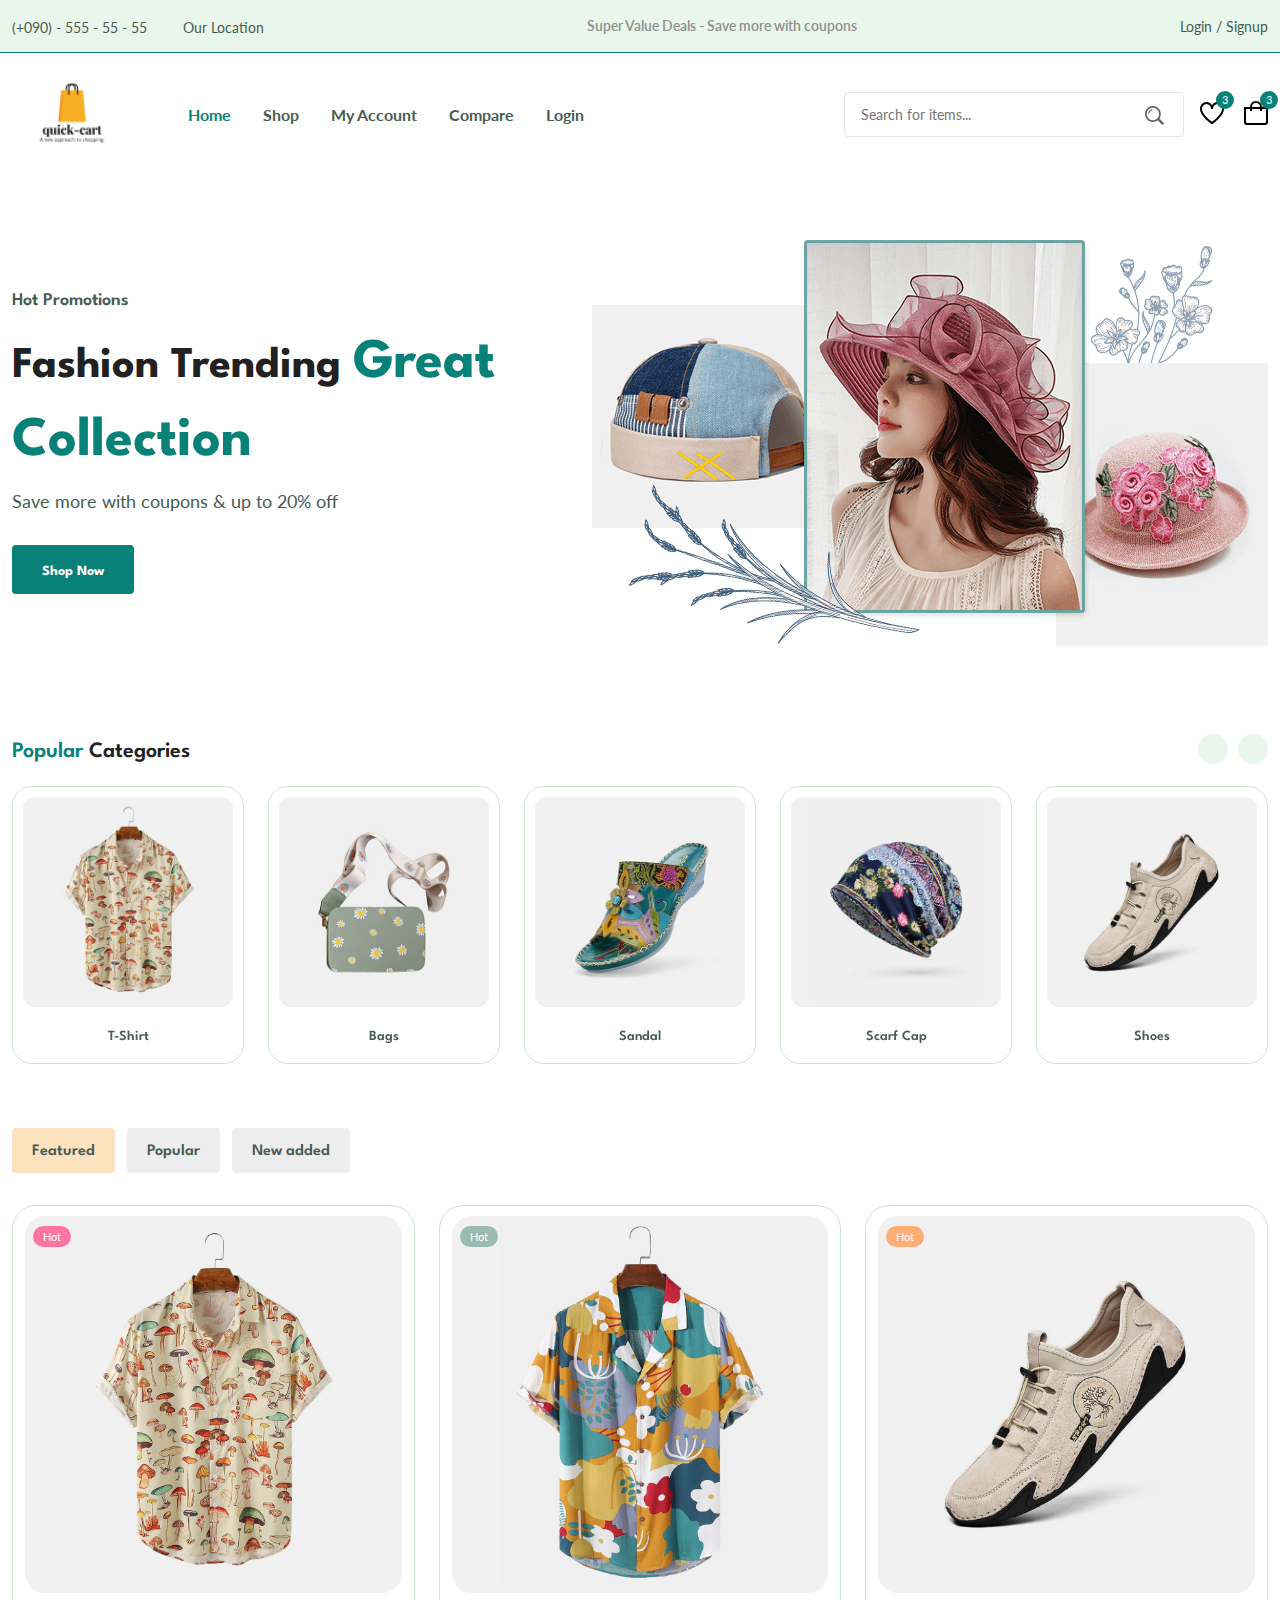
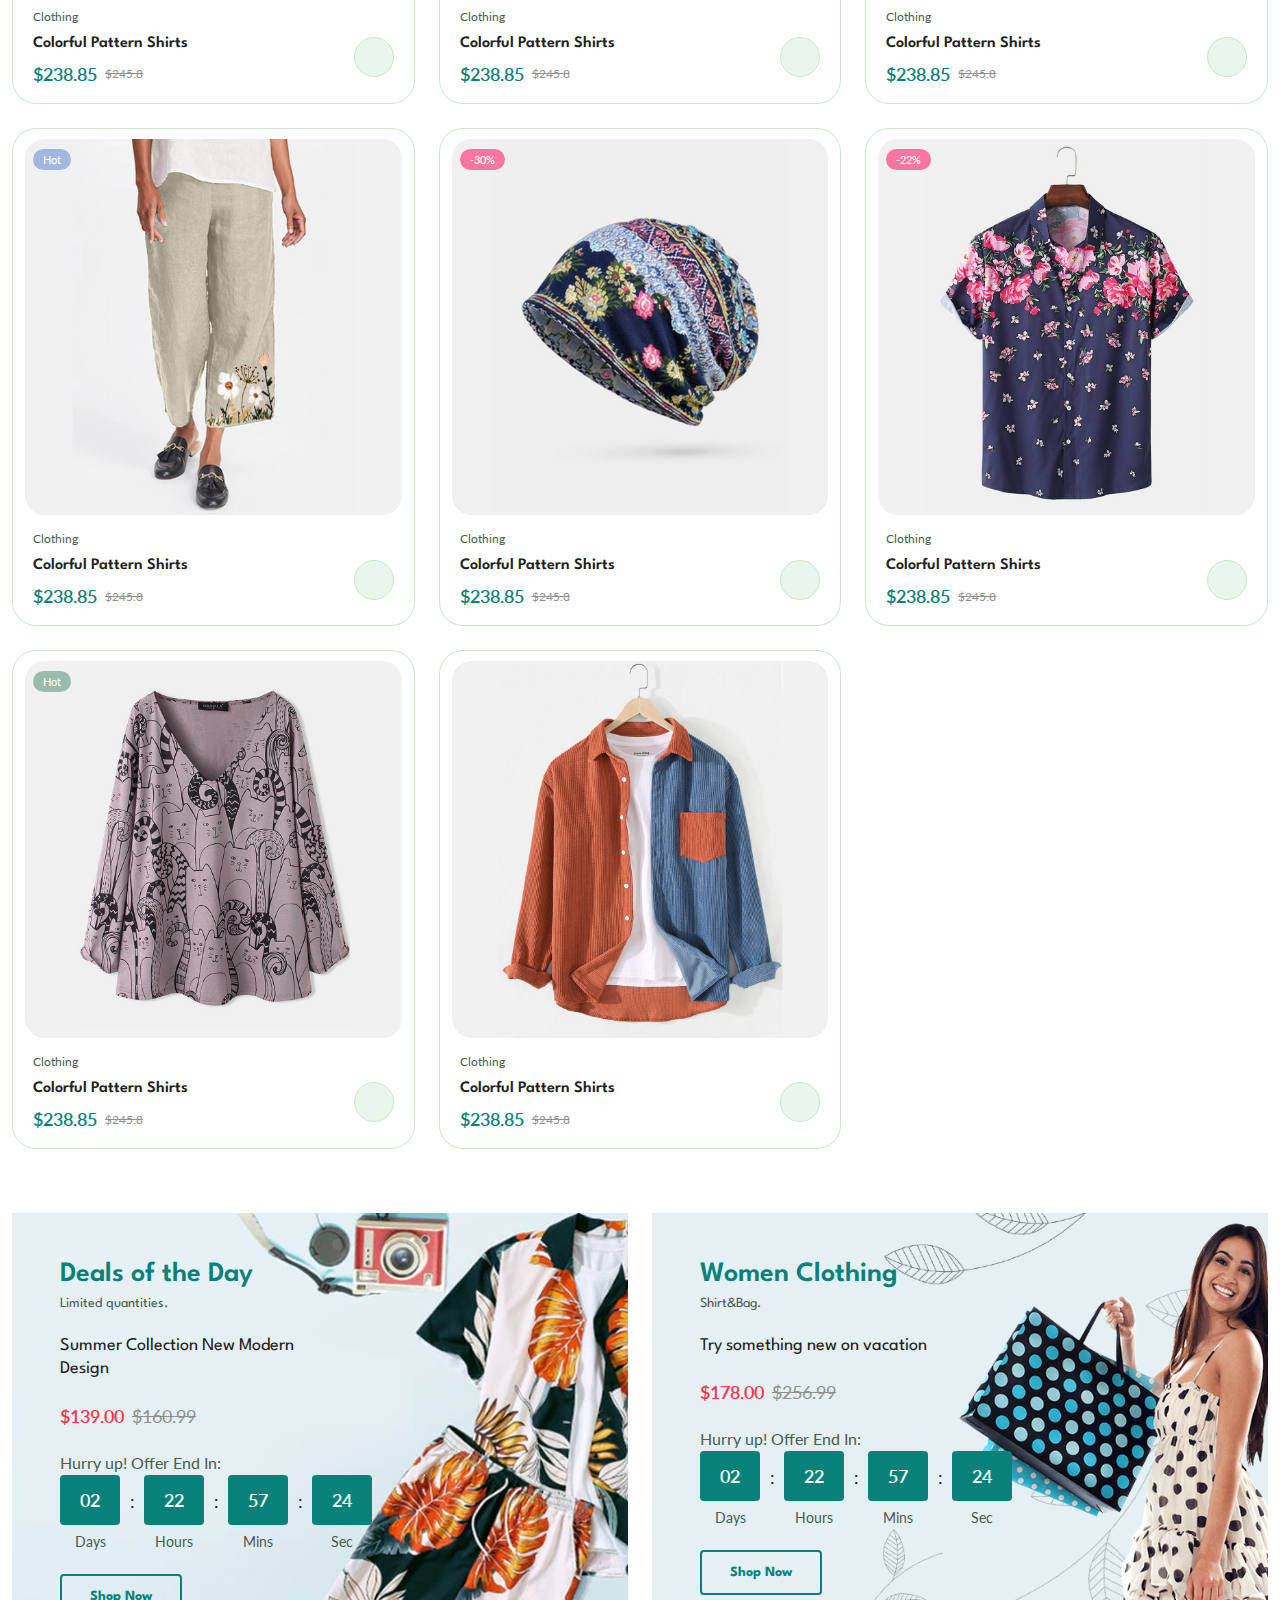
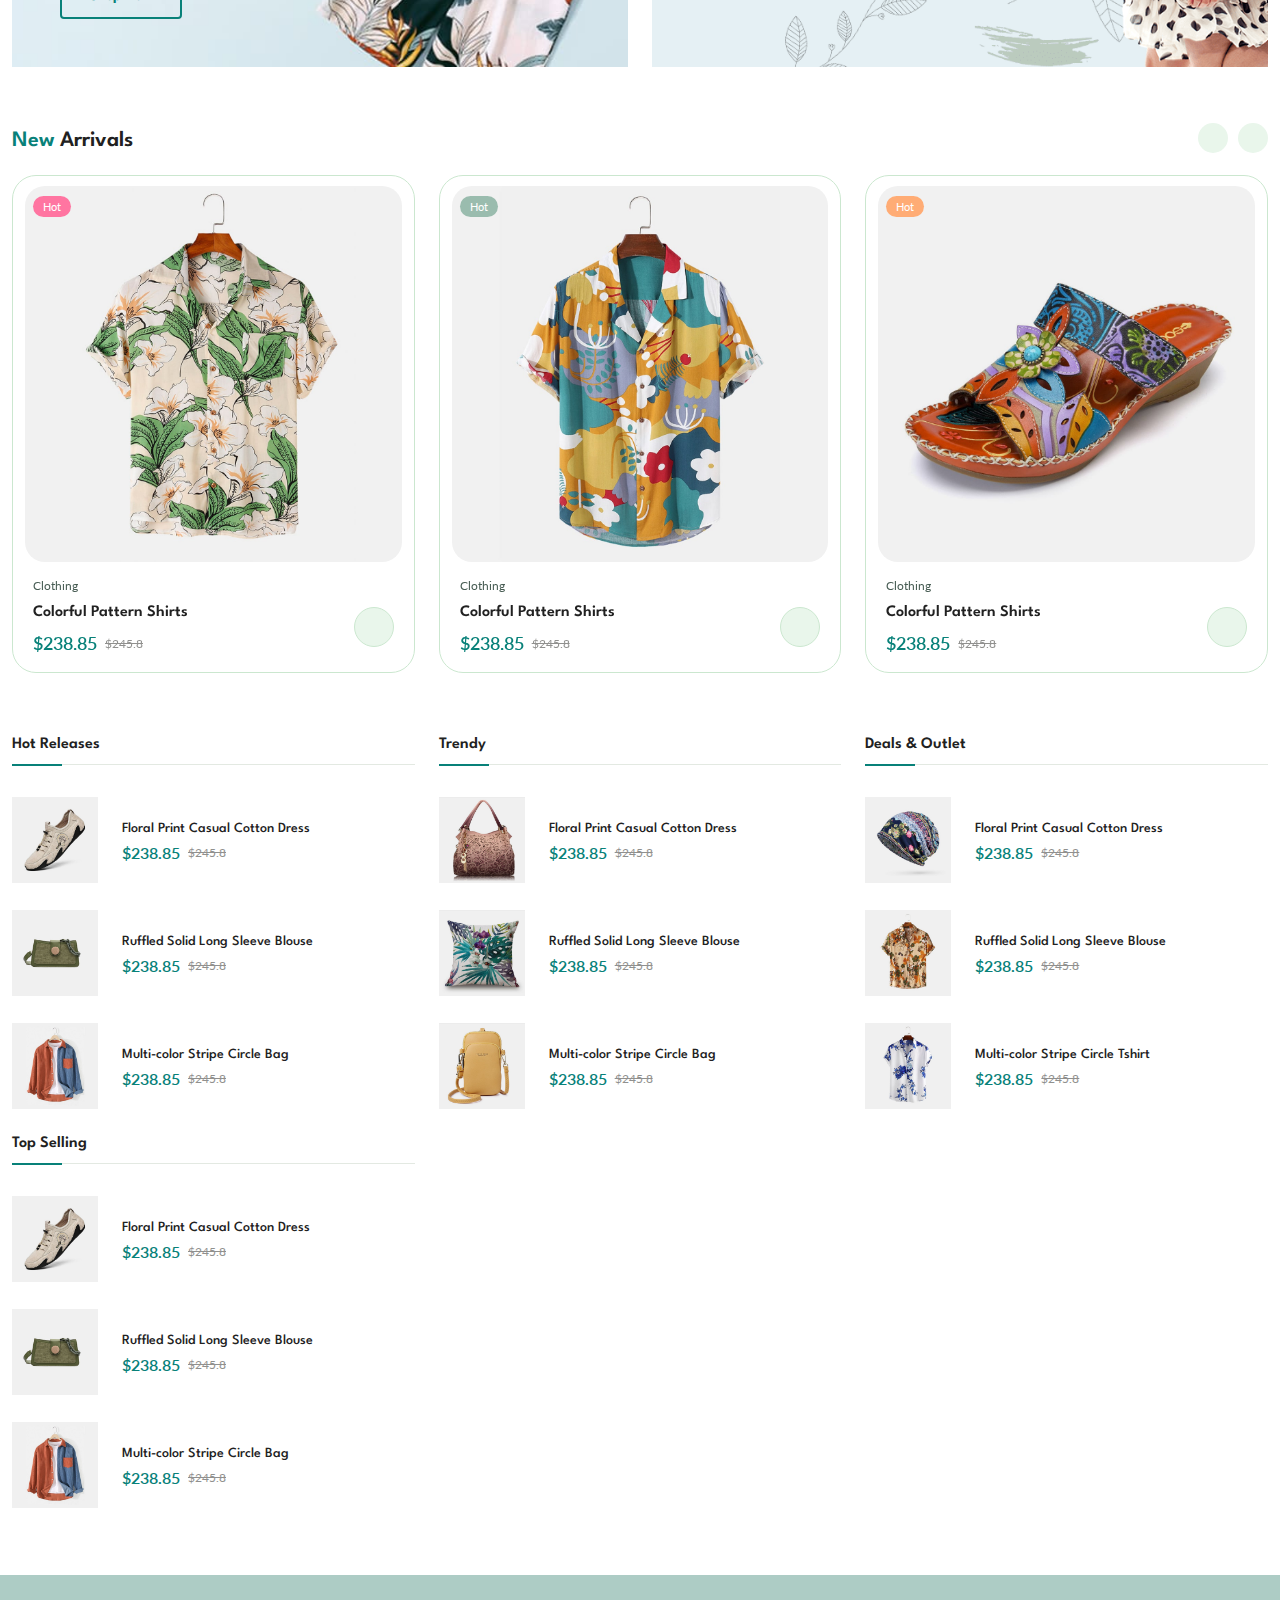
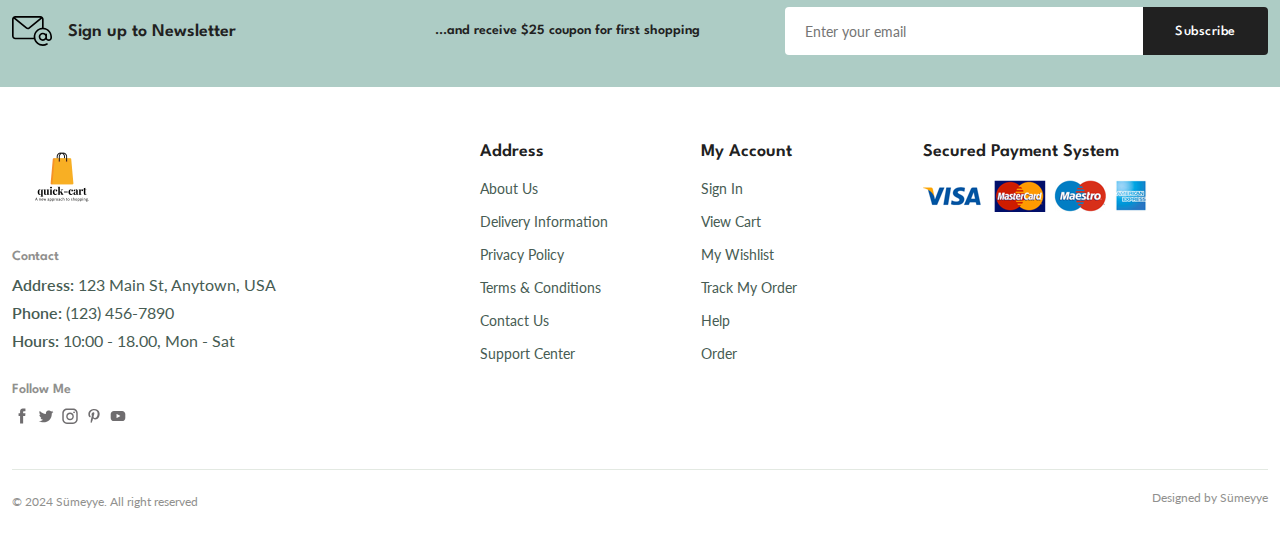
<file: index.html>
<!DOCTYPE html>
<html lang="en">
  <head>
    <meta charset="UTF-8" />
    <meta name="viewport" content="width=device-width, initial-scale=1.0" />

    <!--=============== FLATICON ===============-->
    <link rel='stylesheet' href='https://cdn-uicons.flaticon.com/2.6.0/uicons-regular-straight/css/uicons-regular-straight.css'>
    <!--=============== SWIPER CSS ===============-->
    <link  rel="stylesheet" href="https://cdn.jsdelivr.net/npm/swiper@11/swiper-bundle.min.css"/>

    <!--=============== CSS ===============-->
    <link rel="stylesheet" href="./assets/css/styles.css" />

    <title>Ecommerce Website</title>
  </head>
  <body>
    <!--=============== HEADER ===============-->
    <header class="header">
      <div class="header__top">
        <div class="header__container container" >
          <div class="header__contact">
            <span>(+090) - 555 - 55 - 55</span>
            <span>Our Location</span>
          </div>
          <p class="header__alert-news">
            Super Value Deals - Save more with coupons
          </p>
          <a href="login-register.html" class="header__top-action">
            Login / Signup
          </a>
        </div>

      </div>

      <nav class="nav container">
        <a href="index.html" class="nav__logo">
          <img src="assets/img/QUICK-CART.png" alt="" class="nav__logo-img">
        </a>
        <div class="nav__menu" id="nav-menu">
          <div class="nav__menu-top">
            <a href="index.html" class="nav__menu-logo">
              <img src="assets/img/QUICK-CART.png" alt="">
            </a>
            <div class="nav__close" id="nav-close">
              <i class="fi fi-rs-cross-small"></i>
            </div>
          </div>
          <ul class="nav__list">
            <li class="nav__item">
              <a href="index.html" class="nav__link active-link">Home</a>
            </li>

            <li class="nav__item">
              <a href="shop.html" class="nav__link">Shop</a>
            </li>

            <li class="nav__item">
              <a href="accounts.html" class="nav__link">My Account</a>
            </li>

            <li class="nav__item">
              <a href="compare.html" class="nav__link">Compare</a>
            </li>

            <li class="nav__item">
              <a href="login-register.html" class="nav__link">Login</a>
            </li>
          </ul>
          <div class="header__search">
            <input type="text" placeholder="Search for items..." class="form__input">
            <button class="search__btn">
              <img src="assets/img/search.png" alt="">
            </button>
            
          </div>          
        </div>
        <div class="header__user-actions">
          <a href="wishlist.html" class="header__action-btn">
            <img src="assets/img/icon-heart.svg" alt="">
            <span class="count">3</span>
          </a>
          <a href="cart.html" class="header__action-btn">
            <img src="assets/img/icon-cart.svg" alt="">
            <span class="count">3</span>
          </a>
          <div class="header__action-btn nav__toggle" id="nav-toggle">
            <img src="assets/img/menu-burger.svg" alt="">
          </div>
        </div>
      </nav>
    </header>

    <!--=============== MAIN ===============-->
    <main class="main">
      <!--=============== HOME ===============-->
      <section class="home section--lg">
        <div class="home__container container grid">
          <div class="home__content">
            <span class="home__subtitle">Hot Promotions</span>
            <h1 class="home__title">
              Fashion Trending  <span>Great Collection</span>
            </h1>
            <p class="home__description">
              Save more with coupons & up to 20% off
            </p>
            <a href="shop.html" class="btn">Shop Now</a>
          </div>
          <img src="assets/img/home-img.png" alt="" class="home__img">

        </div>
      </section>

      <!--=============== CATEGORIES ===============-->
      <section class="categories container section">
        <h3 class="section__title"><span>Popular</span> Categories</h3>
        <div class="categories__container swiper">
          <div class="swiper-wrapper">
            <a href="shop.html" class="category__item swiper-slide">
              <img src="assets/img/category-1.jpg" alt="" class="category_img">
              <h3 class="category__title">T-Shirt</h3>
            </a>
            <a href="shop.html" class="category__item swiper-slide">
              <img src="assets/img/category-2.jpg" alt="" class="category_img">
              <h3 class="category__title">Bags</h3>
            </a>
            <a href="shop.html" class="category__item swiper-slide">
              <img src="assets/img/category-3.jpg" alt="" class="category_img">
              <h3 class="category__title">Sandal</h3>
            </a>
            <a href="shop.html" class="category__item swiper-slide">
              <img src="assets/img/category-4.jpg" alt="" class="category_img">
              <h3 class="category__title">Scarf Cap</h3>
            </a>
            <a href="shop.html" class="category__item swiper-slide">
              <img src="assets/img/category-5.jpg" alt="" class="category_img">
              <h3 class="category__title">Shoes</h3>
            </a>
            <a href="shop.html" class="category__item swiper-slide">
              <img src="assets/img/category-6.jpg" alt="" class="category_img">
              <h3 class="category__title">Pillowcase</h3>
            </a>
            <a href="shop.html" class="category__item swiper-slide">
              <img src="assets/img/category-7.jpg" alt="" class="category_img">
              <h3 class="category__title">Jumpsuit</h3>
            </a>
            <a href="shop.html" class="category__item swiper-slide">
              <img src="assets/img/category-8.jpg" alt="" class="category_img">
              <h3 class="category__title">Hats</h3>
            </a>

          </div>
          <div class="swiper-button-next">
            <i class="fi fi-rs-angle-small-right"></i>
          </div>
          <div class="swiper-button-prev">
            <i class="fi fi-rs-angle-small-left"></i>
          </div>
        </div>
      </section>

      <!--=============== PRODUCTS ===============-->
      <section class="products section container">
        <div class="tab__btns">
          <span class="tab__btn active-tab" data-target="#featured">Featured</span>
          <span class="tab__btn" data-target="#popular">Popular</span>
          <span class="tab__btn" data-target="#new-added">New added</span>
        </div>
        <div class="tab__items">
          <div class="tab__item active-tab" content id="featured">
            <div class="products__container grid">
              <div class="product__item">
                <div class="product__banner">
                    <a href="details.html" class="product__images">
                      <img src="assets/img/product-1-1.jpg" alt="" class="product__img default">
                      <img src="assets/img/product-1-2.jpg" alt="" class="product__img hover">
                    </a> 
                    
                    <div class="product__actions">
                      <a href="#" class="action__btn" aria-label="Quick View">
                        <i class="fi fi-rs-eye"></i>
                      </a>

                      <a href="#" class="action__btn" aria-label="Add to Wishlist">
                        <i class="fi fi-rs-heart"></i>
                      </a>

                      <a href="#" class="action__btn" aria-label="Compare">
                        <i class="fi fi-rs-shuffle"></i>
                      </a>
                    </div>

                    <div class="product__badge light-pink">Hot</div>
                </div>
                <div class="product__content">
                  <span class="product__category">Clothing</span>
                  <a href="details.html">
                    <h3 class="product__title">Colorful Pattern Shirts</h3>
                  </a>
                  <div class="product__rating">
                    <i class="fi fi-rs-star"></i>
                    <i class="fi fi-rs-star"></i>
                    <i class="fi fi-rs-star"></i>
                    <i class="fi fi-rs-star"></i>
                    <i class="fi fi-rs-star"></i>
                  </div>
                  <div class="product__price flex">
                    <span class="new__price">$238.85</span>
                    <span class="old__price">$245.8</span>
                  </div>
                  <a href="#" class="action__btn cart__btn" aria-label="Add To Cart">
                    <i class="fi fi-rs-shopping-bag-add"></i>
                  </a>
                </div>
              </div>
              <div class="product__item">
                <div class="product__banner">
                    <a href="details.html" class="product__images">
                      <img src="assets/img/product-2-1.jpg" alt="" class="product__img default">
                      <img src="assets/img/product-2-2.jpg" alt="" class="product__img hover">
                    </a> 
                    
                    <div class="product__actions">
                      <a href="#" class="action__btn" aria-label="Quick View">
                        <i class="fi fi-rs-eye"></i>
                      </a>

                      <a href="#" class="action__btn" aria-label="Add to Wishlist">
                        <i class="fi fi-rs-heart"></i>
                      </a>

                      <a href="#" class="action__btn" aria-label="Compare">
                        <i class="fi fi-rs-shuffle"></i>
                      </a>
                    </div>

                    <div class="product__badge light-green">Hot</div>                </div>
                <div class="product__content">
                  <span class="product__category">Clothing</span>
                  <a href="details.html">
                    <h3 class="product__title">Colorful Pattern Shirts</h3>
                  </a>
                  <div class="product__rating">
                    <i class="fi fi-rs-star"></i>
                    <i class="fi fi-rs-star"></i>
                    <i class="fi fi-rs-star"></i>
                    <i class="fi fi-rs-star"></i>
                    <i class="fi fi-rs-star"></i>
                  </div>
                  <div class="product__price flex">
                    <span class="new__price">$238.85</span>
                    <span class="old__price">$245.8</span>
                  </div>
                  <a href="#" class="action__btn cart__btn" aria-label="Add To Cart">
                    <i class="fi fi-rs-shopping-bag-add"></i>
                  </a>
                </div>
              </div>
              <div class="product__item">
                <div class="product__banner">
                    <a href="details.html" class="product__images">
                      <img src="assets/img/product-3-1.jpg" alt="" class="product__img default">
                      <img src="assets/img/product-3-2.jpg" alt="" class="product__img hover">
                    </a> 
                    
                    <div class="product__actions">
                      <a href="#" class="action__btn" aria-label="Quick View">
                        <i class="fi fi-rs-eye"></i>
                      </a>

                      <a href="#" class="action__btn" aria-label="Add to Wishlist">
                        <i class="fi fi-rs-heart"></i>
                      </a>

                      <a href="#" class="action__btn" aria-label="Compare">
                        <i class="fi fi-rs-shuffle"></i>
                      </a>
                    </div>

                    <div class="product__badge light-orange">Hot</div>              
                </div>
                <div class="product__content">
                  <span class="product__category">Clothing</span>
                  <a href="details.html">
                    <h3 class="product__title">Colorful Pattern Shirts</h3>
                  </a>
                  <div class="product__rating">
                    <i class="fi fi-rs-star"></i>
                    <i class="fi fi-rs-star"></i>
                    <i class="fi fi-rs-star"></i>
                    <i class="fi fi-rs-star"></i>
                    <i class="fi fi-rs-star"></i>
                  </div>
                  <div class="product__price flex">
                    <span class="new__price">$238.85</span>
                    <span class="old__price">$245.8</span>
                  </div>
                  <a href="#" class="action__btn cart__btn" aria-label="Add To Cart">
                    <i class="fi fi-rs-shopping-bag-add"></i>
                  </a>
                </div>
              </div>
              <div class="product__item">
                <div class="product__banner">
                    <a href="details.html" class="product__images">
                      <img src="assets/img/product-4-1.jpg" alt="" class="product__img default">
                      <img src="assets/img/product-4-2.jpg" alt="" class="product__img hover">
                    </a> 
                    
                    <div class="product__actions">
                      <a href="#" class="action__btn" aria-label="Quick View">
                        <i class="fi fi-rs-eye"></i>
                      </a>

                      <a href="#" class="action__btn" aria-label="Add to Wishlist">
                        <i class="fi fi-rs-heart"></i>
                      </a>

                      <a href="#" class="action__btn" aria-label="Compare">
                        <i class="fi fi-rs-shuffle"></i>
                      </a>
                    </div>

                    <div class="product__badge light-blue">Hot</div>
                </div>
                <div class="product__content">
                  <span class="product__category">Clothing</span>
                  <a href="details.html">
                    <h3 class="product__title">Colorful Pattern Shirts</h3>
                  </a>
                  <div class="product__rating">
                    <i class="fi fi-rs-star"></i>
                    <i class="fi fi-rs-star"></i>
                    <i class="fi fi-rs-star"></i>
                    <i class="fi fi-rs-star"></i>
                    <i class="fi fi-rs-star"></i>
                  </div>
                  <div class="product__price flex">
                    <span class="new__price">$238.85</span>
                    <span class="old__price">$245.8</span>
                  </div>
                  <a href="#" class="action__btn cart__btn" aria-label="Add To Cart">
                    <i class="fi fi-rs-shopping-bag-add"></i>
                  </a>
                </div>
              </div>
              <div class="product__item">
                <div class="product__banner">
                    <a href="details.html" class="product__images">
                      <img src="assets/img/product-5-1.jpg" alt="" class="product__img default">
                      <img src="assets/img/product-5-2.jpg" alt="" class="product__img hover">
                    </a> 
                    
                    <div class="product__actions">
                      <a href="#" class="action__btn" aria-label="Quick View">
                        <i class="fi fi-rs-eye"></i>
                      </a>

                      <a href="#" class="action__btn" aria-label="Add to Wishlist">
                        <i class="fi fi-rs-heart"></i>
                      </a>

                      <a href="#" class="action__btn" aria-label="Compare">
                        <i class="fi fi-rs-shuffle"></i>
                      </a>
                    </div>

                    <div class="product__badge light-pink">-30%</div>
                </div>
                <div class="product__content">
                  <span class="product__category">Clothing</span>
                  <a href="details.html">
                    <h3 class="product__title">Colorful Pattern Shirts</h3>
                  </a>
                  <div class="product__rating">
                    <i class="fi fi-rs-star"></i>
                    <i class="fi fi-rs-star"></i>
                    <i class="fi fi-rs-star"></i>
                    <i class="fi fi-rs-star"></i>
                    <i class="fi fi-rs-star"></i>
                  </div>
                  <div class="product__price flex">
                    <span class="new__price">$238.85</span>
                    <span class="old__price">$245.8</span>
                  </div>
                  <a href="#" class="action__btn cart__btn" aria-label="Add To Cart">
                    <i class="fi fi-rs-shopping-bag-add"></i>
                  </a>
                </div>
              </div>
              <div class="product__item">
                <div class="product__banner">
                    <a href="details.html" class="product__images">
                      <img src="assets/img/product-6-1.jpg" alt="" class="product__img default">
                      <img src="assets/img/product-6-2.jpg" alt="" class="product__img hover">
                    </a> 
                    
                    <div class="product__actions">
                      <a href="#" class="action__btn" aria-label="Quick View">
                        <i class="fi fi-rs-eye"></i>
                      </a>

                      <a href="#" class="action__btn" aria-label="Add to Wishlist">
                        <i class="fi fi-rs-heart"></i>
                      </a>

                      <a href="#" class="action__btn" aria-label="Compare">
                        <i class="fi fi-rs-shuffle"></i>
                      </a>
                    </div>

                    <div class="product__badge light-pink">-22%</div>
                </div>
                <div class="product__content">
                  <span class="product__category">Clothing</span>
                  <a href="details.html">
                    <h3 class="product__title">Colorful Pattern Shirts</h3>
                  </a>
                  <div class="product__rating">
                    <i class="fi fi-rs-star"></i>
                    <i class="fi fi-rs-star"></i>
                    <i class="fi fi-rs-star"></i>
                    <i class="fi fi-rs-star"></i>
                    <i class="fi fi-rs-star"></i>
                  </div>
                  <div class="product__price flex">
                    <span class="new__price">$238.85</span>
                    <span class="old__price">$245.8</span>
                  </div>
                  <a href="#" class="action__btn cart__btn" aria-label="Add To Cart">
                    <i class="fi fi-rs-shopping-bag-add"></i>
                  </a>
                </div>
              </div>
              <div class="product__item">
                <div class="product__banner">
                    <a href="details.html" class="product__images">
                      <img src="assets/img/product-7-1.jpg" alt="" class="product__img default">
                      <img src="assets/img/product-7-2.jpg" alt="" class="product__img hover">
                    </a> 
                    
                    <div class="product__actions">
                      <a href="#" class="action__btn" aria-label="Quick View">
                        <i class="fi fi-rs-eye"></i>
                      </a>

                      <a href="#" class="action__btn" aria-label="Add to Wishlist">
                        <i class="fi fi-rs-heart"></i>
                      </a>

                      <a href="#" class="action__btn" aria-label="Compare">
                        <i class="fi fi-rs-shuffle"></i>
                      </a>
                    </div>

                    <div class="product__badge light-green">Hot</div>
                </div>
                <div class="product__content">
                  <span class="product__category">Clothing</span>
                  <a href="details.html">
                    <h3 class="product__title">Colorful Pattern Shirts</h3>
                  </a>
                  <div class="product__rating">
                    <i class="fi fi-rs-star"></i>
                    <i class="fi fi-rs-star"></i>
                    <i class="fi fi-rs-star"></i>
                    <i class="fi fi-rs-star"></i>
                    <i class="fi fi-rs-star"></i>
                  </div>
                  <div class="product__price flex">
                    <span class="new__price">$238.85</span>
                    <span class="old__price">$245.8</span>
                  </div>
                  <a href="#" class="action__btn cart__btn" aria-label="Add To Cart">
                    <i class="fi fi-rs-shopping-bag-add"></i>
                  </a>
                </div>
              </div>
              <div class="product__item">
                <div class="product__banner">
                    <a href="details.html" class="product__images">
                      <img src="assets/img/product-8-1.jpg" alt="" class="product__img default">
                      <img src="assets/img/product-8-2.jpg" alt="" class="product__img hover">
                    </a> 
                    
                    <div class="product__actions">
                      <a href="#" class="action__btn" aria-label="Quick View">
                        <i class="fi fi-rs-eye"></i>
                      </a>

                      <a href="#" class="action__btn" aria-label="Add to Wishlist">
                        <i class="fi fi-rs-heart"></i>
                      </a>

                      <a href="#" class="action__btn" aria-label="Compare">
                        <i class="fi fi-rs-shuffle"></i>
                      </a>
                    </div>

                   
                </div>
                <div class="product__content">
                  <span class="product__category">Clothing</span>
                  <a href="details.html">
                    <h3 class="product__title">Colorful Pattern Shirts</h3>
                  </a>
                  <div class="product__rating">
                    <i class="fi fi-rs-star"></i>
                    <i class="fi fi-rs-star"></i>
                    <i class="fi fi-rs-star"></i>
                    <i class="fi fi-rs-star"></i>
                    <i class="fi fi-rs-star"></i>
                  </div>
                  <div class="product__price flex">
                    <span class="new__price">$238.85</span>
                    <span class="old__price">$245.8</span>
                  </div>
                  <a href="#" class="action__btn cart__btn" aria-label="Add To Cart">
                    <i class="fi fi-rs-shopping-bag-add"></i>
                  </a>
                </div>
              </div>              
            </div>
          </div>  
          
          <div class="tab__item" content id="popular">
            <div class="products__container grid">
              <div class="product__item">
                <div class="product__banner">
                    <a href="details.html" class="product__images">
                      <img src="assets/img/product-9-1.jpg" alt="" class="product__img default">
                      <img src="assets/img/product-9-2.jpg" alt="" class="product__img hover">
                    </a> 
                    
                    <div class="product__actions">
                      <a href="#" class="action__btn" aria-label="Quick View">
                        <i class="fi fi-rs-eye"></i>
                      </a>

                      <a href="#" class="action__btn" aria-label="Add to Wishlist">
                        <i class="fi fi-rs-heart"></i>
                      </a>

                      <a href="#" class="action__btn" aria-label="Compare">
                        <i class="fi fi-rs-shuffle"></i>
                      </a>
                    </div>

                    <div class="product__badge light-pink">Hot</div>
                </div>
                <div class="product__content">
                  <span class="product__category">Clothing</span>
                  <a href="details.html">
                    <h3 class="product__title">Colorful Pattern Shirts</h3>
                  </a>
                  <div class="product__rating">
                    <i class="fi fi-rs-star"></i>
                    <i class="fi fi-rs-star"></i>
                    <i class="fi fi-rs-star"></i>
                    <i class="fi fi-rs-star"></i>
                    <i class="fi fi-rs-star"></i>
                  </div>
                  <div class="product__price flex">
                    <span class="new__price">$238.85</span>
                    <span class="old__price">$245.8</span>
                  </div>
                  <a href="#" class="action__btn cart__btn" aria-label="Add To Cart">
                    <i class="fi fi-rs-shopping-bag-add"></i>
                  </a>
                </div>
              </div>
              <div class="product__item">
                <div class="product__banner">
                    <a href="details.html" class="product__images">
                      <img src="assets/img/product-2-1.jpg" alt="" class="product__img default">
                      <img src="assets/img/product-2-2.jpg" alt="" class="product__img hover">
                    </a> 
                    
                    <div class="product__actions">
                      <a href="#" class="action__btn" aria-label="Quick View">
                        <i class="fi fi-rs-eye"></i>
                      </a>

                      <a href="#" class="action__btn" aria-label="Add to Wishlist">
                        <i class="fi fi-rs-heart"></i>
                      </a>

                      <a href="#" class="action__btn" aria-label="Compare">
                        <i class="fi fi-rs-shuffle"></i>
                      </a>
                    </div>

                    <div class="product__badge light-green">Hot</div>                </div>
                <div class="product__content">
                  <span class="product__category">Clothing</span>
                  <a href="details.html">
                    <h3 class="product__title">Colorful Pattern Shirts</h3>
                  </a>
                  <div class="product__rating">
                    <i class="fi fi-rs-star"></i>
                    <i class="fi fi-rs-star"></i>
                    <i class="fi fi-rs-star"></i>
                    <i class="fi fi-rs-star"></i>
                    <i class="fi fi-rs-star"></i>
                  </div>
                  <div class="product__price flex">
                    <span class="new__price">$238.85</span>
                    <span class="old__price">$245.8</span>
                  </div>
                  <a href="#" class="action__btn cart__btn" aria-label="Add To Cart">
                    <i class="fi fi-rs-shopping-bag-add"></i>
                  </a>
                </div>
              </div>
              <div class="product__item">
                <div class="product__banner">
                    <a href="details.html" class="product__images">
                      <img src="assets/img/product-10-1.jpg" alt="" class="product__img default">
                      <img src="assets/img/product-10-2.jpg" alt="" class="product__img hover">
                    </a> 
                    
                    <div class="product__actions">
                      <a href="#" class="action__btn" aria-label="Quick View">
                        <i class="fi fi-rs-eye"></i>
                      </a>

                      <a href="#" class="action__btn" aria-label="Add to Wishlist">
                        <i class="fi fi-rs-heart"></i>
                      </a>

                      <a href="#" class="action__btn" aria-label="Compare">
                        <i class="fi fi-rs-shuffle"></i>
                      </a>
                    </div>

                    <div class="product__badge light-orange">Hot</div>              
                </div>
                <div class="product__content">
                  <span class="product__category">Clothing</span>
                  <a href="details.html">
                    <h3 class="product__title">Colorful Pattern Shirts</h3>
                  </a>
                  <div class="product__rating">
                    <i class="fi fi-rs-star"></i>
                    <i class="fi fi-rs-star"></i>
                    <i class="fi fi-rs-star"></i>
                    <i class="fi fi-rs-star"></i>
                    <i class="fi fi-rs-star"></i>
                  </div>
                  <div class="product__price flex">
                    <span class="new__price">$238.85</span>
                    <span class="old__price">$245.8</span>
                  </div>
                  <a href="#" class="action__btn cart__btn" aria-label="Add To Cart">
                    <i class="fi fi-rs-shopping-bag-add"></i>
                  </a>
                </div>
              </div>
              <div class="product__item">
                <div class="product__banner">
                    <a href="details.html" class="product__images">
                      <img src="assets/img/product-4-1.jpg" alt="" class="product__img default">
                      <img src="assets/img/product-4-2.jpg" alt="" class="product__img hover">
                    </a> 
                    
                    <div class="product__actions">
                      <a href="#" class="action__btn" aria-label="Quick View">
                        <i class="fi fi-rs-eye"></i>
                      </a>

                      <a href="#" class="action__btn" aria-label="Add to Wishlist">
                        <i class="fi fi-rs-heart"></i>
                      </a>

                      <a href="#" class="action__btn" aria-label="Compare">
                        <i class="fi fi-rs-shuffle"></i>
                      </a>
                    </div>

                    <div class="product__badge light-blue">Hot</div>
                </div>
                <div class="product__content">
                  <span class="product__category">Clothing</span>
                  <a href="details.html">
                    <h3 class="product__title">Colorful Pattern Shirts</h3>
                  </a>
                  <div class="product__rating">
                    <i class="fi fi-rs-star"></i>
                    <i class="fi fi-rs-star"></i>
                    <i class="fi fi-rs-star"></i>
                    <i class="fi fi-rs-star"></i>
                    <i class="fi fi-rs-star"></i>
                  </div>
                  <div class="product__price flex">
                    <span class="new__price">$238.85</span>
                    <span class="old__price">$245.8</span>
                  </div>
                  <a href="#" class="action__btn cart__btn" aria-label="Add To Cart">
                    <i class="fi fi-rs-shopping-bag-add"></i>
                  </a>
                </div>
              </div>
              <div class="product__item">
                <div class="product__banner">
                    <a href="details.html" class="product__images">
                      <img src="assets/img/product-5-1.jpg" alt="" class="product__img default">
                      <img src="assets/img/product-5-2.jpg" alt="" class="product__img hover">
                    </a> 
                    
                    <div class="product__actions">
                      <a href="#" class="action__btn" aria-label="Quick View">
                        <i class="fi fi-rs-eye"></i>
                      </a>

                      <a href="#" class="action__btn" aria-label="Add to Wishlist">
                        <i class="fi fi-rs-heart"></i>
                      </a>

                      <a href="#" class="action__btn" aria-label="Compare">
                        <i class="fi fi-rs-shuffle"></i>
                      </a>
                    </div>

                    <div class="product__badge light-pink">-30%</div>
                </div>
                <div class="product__content">
                  <span class="product__category">Clothing</span>
                  <a href="details.html">
                    <h3 class="product__title">Colorful Pattern Shirts</h3>
                  </a>
                  <div class="product__rating">
                    <i class="fi fi-rs-star"></i>
                    <i class="fi fi-rs-star"></i>
                    <i class="fi fi-rs-star"></i>
                    <i class="fi fi-rs-star"></i>
                    <i class="fi fi-rs-star"></i>
                  </div>
                  <div class="product__price flex">
                    <span class="new__price">$238.85</span>
                    <span class="old__price">$245.8</span>
                  </div>
                  <a href="#" class="action__btn cart__btn" aria-label="Add To Cart">
                    <i class="fi fi-rs-shopping-bag-add"></i>
                  </a>
                </div>
              </div>
              <div class="product__item">
                <div class="product__banner">
                    <a href="details.html" class="product__images">
                      <img src="assets/img/product-11-1.jpg" alt="" class="product__img default">
                      <img src="assets/img/product-11-2.jpg" alt="" class="product__img hover">
                    </a> 
                    
                    <div class="product__actions">
                      <a href="#" class="action__btn" aria-label="Quick View">
                        <i class="fi fi-rs-eye"></i>
                      </a>

                      <a href="#" class="action__btn" aria-label="Add to Wishlist">
                        <i class="fi fi-rs-heart"></i>
                      </a>

                      <a href="#" class="action__btn" aria-label="Compare">
                        <i class="fi fi-rs-shuffle"></i>
                      </a>
                    </div>

                    <div class="product__badge light-pink">-22%</div>
                </div>
                <div class="product__content">
                  <span class="product__category">Clothing</span>
                  <a href="details.html">
                    <h3 class="product__title">Colorful Pattern Shirts</h3>
                  </a>
                  <div class="product__rating">
                    <i class="fi fi-rs-star"></i>
                    <i class="fi fi-rs-star"></i>
                    <i class="fi fi-rs-star"></i>
                    <i class="fi fi-rs-star"></i>
                    <i class="fi fi-rs-star"></i>
                  </div>
                  <div class="product__price flex">
                    <span class="new__price">$238.85</span>
                    <span class="old__price">$245.8</span>
                  </div>
                  <a href="#" class="action__btn cart__btn" aria-label="Add To Cart">
                    <i class="fi fi-rs-shopping-bag-add"></i>
                  </a>
                </div>
              </div>
              <div class="product__item">
                <div class="product__banner">
                    <a href="details.html" class="product__images">
                      <img src="assets/img/product-7-1.jpg" alt="" class="product__img default">
                      <img src="assets/img/product-7-2.jpg" alt="" class="product__img hover">
                    </a> 
                    
                    <div class="product__actions">
                      <a href="#" class="action__btn" aria-label="Quick View">
                        <i class="fi fi-rs-eye"></i>
                      </a>

                      <a href="#" class="action__btn" aria-label="Add to Wishlist">
                        <i class="fi fi-rs-heart"></i>
                      </a>

                      <a href="#" class="action__btn" aria-label="Compare">
                        <i class="fi fi-rs-shuffle"></i>
                      </a>
                    </div>

                    <div class="product__badge light-green">Hot</div>
                </div>
                <div class="product__content">
                  <span class="product__category">Clothing</span>
                  <a href="details.html">
                    <h3 class="product__title">Colorful Pattern Shirts</h3>
                  </a>
                  <div class="product__rating">
                    <i class="fi fi-rs-star"></i>
                    <i class="fi fi-rs-star"></i>
                    <i class="fi fi-rs-star"></i>
                    <i class="fi fi-rs-star"></i>
                    <i class="fi fi-rs-star"></i>
                  </div>
                  <div class="product__price flex">
                    <span class="new__price">$238.85</span>
                    <span class="old__price">$245.8</span>
                  </div>
                  <a href="#" class="action__btn cart__btn" aria-label="Add To Cart">
                    <i class="fi fi-rs-shopping-bag-add"></i>
                  </a>
                </div>
              </div>
              <div class="product__item">
                <div class="product__banner">
                    <a href="details.html" class="product__images">
                      <img src="assets/img/product-8-1.jpg" alt="" class="product__img default">
                      <img src="assets/img/product-8-2.jpg" alt="" class="product__img hover">
                    </a> 
                    
                    <div class="product__actions">
                      <a href="#" class="action__btn" aria-label="Quick View">
                        <i class="fi fi-rs-eye"></i>
                      </a>

                      <a href="#" class="action__btn" aria-label="Add to Wishlist">
                        <i class="fi fi-rs-heart"></i>
                      </a>

                      <a href="#" class="action__btn" aria-label="Compare">
                        <i class="fi fi-rs-shuffle"></i>
                      </a>
                    </div>

                   
                </div>
                <div class="product__content">
                  <span class="product__category">Clothing</span>
                  <a href="details.html">
                    <h3 class="product__title">Colorful Pattern Shirts</h3>
                  </a>
                  <div class="product__rating">
                    <i class="fi fi-rs-star"></i>
                    <i class="fi fi-rs-star"></i>
                    <i class="fi fi-rs-star"></i>
                    <i class="fi fi-rs-star"></i>
                    <i class="fi fi-rs-star"></i>
                  </div>
                  <div class="product__price flex">
                    <span class="new__price">$238.85</span>
                    <span class="old__price">$245.8</span>
                  </div>
                  <a href="#" class="action__btn cart__btn" aria-label="Add To Cart">
                    <i class="fi fi-rs-shopping-bag-add"></i>
                  </a>
                </div>
              </div>              
            </div>
          </div>  

          <div class="tab__item" content id="new-added">
            <div class="products__container grid">
              <div class="product__item">
                <div class="product__banner">
                    <a href="details.html" class="product__images">
                      <img src="assets/img/product-1-1.jpg" alt="" class="product__img default">
                      <img src="assets/img/product-1-2.jpg" alt="" class="product__img hover">
                    </a> 
                    
                    <div class="product__actions">
                      <a href="#" class="action__btn" aria-label="Quick View">
                        <i class="fi fi-rs-eye"></i>
                      </a>

                      <a href="#" class="action__btn" aria-label="Add to Wishlist">
                        <i class="fi fi-rs-heart"></i>
                      </a>

                      <a href="#" class="action__btn" aria-label="Compare">
                        <i class="fi fi-rs-shuffle"></i>
                      </a>
                    </div>

                    <div class="product__badge light-pink">Hot</div>
                </div>
                <div class="product__content">
                  <span class="product__category">Clothing</span>
                  <a href="details.html">
                    <h3 class="product__title">Colorful Pattern Shirts</h3>
                  </a>
                  <div class="product__rating">
                    <i class="fi fi-rs-star"></i>
                    <i class="fi fi-rs-star"></i>
                    <i class="fi fi-rs-star"></i>
                    <i class="fi fi-rs-star"></i>
                    <i class="fi fi-rs-star"></i>
                  </div>
                  <div class="product__price flex">
                    <span class="new__price">$238.85</span>
                    <span class="old__price">$245.8</span>
                  </div>
                  <a href="#" class="action__btn cart__btn" aria-label="Add To Cart">
                    <i class="fi fi-rs-shopping-bag-add"></i>
                  </a>
                </div>
              </div>
              <div class="product__item">
                <div class="product__banner">
                    <a href="details.html" class="product__images">
                      <img src="assets/img/product-12-1.jpg" alt="" class="product__img default">
                      <img src="assets/img/product-12-2.jpg" alt="" class="product__img hover">
                    </a> 
                    
                    <div class="product__actions">
                      <a href="#" class="action__btn" aria-label="Quick View">
                        <i class="fi fi-rs-eye"></i>
                      </a>

                      <a href="#" class="action__btn" aria-label="Add to Wishlist">
                        <i class="fi fi-rs-heart"></i>
                      </a>

                      <a href="#" class="action__btn" aria-label="Compare">
                        <i class="fi fi-rs-shuffle"></i>
                      </a>
                    </div>

                    <div class="product__badge light-green">Hot</div>                </div>
                <div class="product__content">
                  <span class="product__category">Clothing</span>
                  <a href="details.html">
                    <h3 class="product__title">Colorful Pattern Shirts</h3>
                  </a>
                  <div class="product__rating">
                    <i class="fi fi-rs-star"></i>
                    <i class="fi fi-rs-star"></i>
                    <i class="fi fi-rs-star"></i>
                    <i class="fi fi-rs-star"></i>
                    <i class="fi fi-rs-star"></i>
                  </div>
                  <div class="product__price flex">
                    <span class="new__price">$238.85</span>
                    <span class="old__price">$245.8</span>
                  </div>
                  <a href="#" class="action__btn cart__btn" aria-label="Add To Cart">
                    <i class="fi fi-rs-shopping-bag-add"></i>
                  </a>
                </div>
              </div>
              <div class="product__item">
                <div class="product__banner">
                    <a href="details.html" class="product__images">
                      <img src="assets/img/product-3-1.jpg" alt="" class="product__img default">
                      <img src="assets/img/product-3-2.jpg" alt="" class="product__img hover">
                    </a> 
                    
                    <div class="product__actions">
                      <a href="#" class="action__btn" aria-label="Quick View">
                        <i class="fi fi-rs-eye"></i>
                      </a>

                      <a href="#" class="action__btn" aria-label="Add to Wishlist">
                        <i class="fi fi-rs-heart"></i>
                      </a>

                      <a href="#" class="action__btn" aria-label="Compare">
                        <i class="fi fi-rs-shuffle"></i>
                      </a>
                    </div>

                    <div class="product__badge light-orange">Hot</div>              
                </div>
                <div class="product__content">
                  <span class="product__category">Clothing</span>
                  <a href="details.html">
                    <h3 class="product__title">Colorful Pattern Shirts</h3>
                  </a>
                  <div class="product__rating">
                    <i class="fi fi-rs-star"></i>
                    <i class="fi fi-rs-star"></i>
                    <i class="fi fi-rs-star"></i>
                    <i class="fi fi-rs-star"></i>
                    <i class="fi fi-rs-star"></i>
                  </div>
                  <div class="product__price flex">
                    <span class="new__price">$238.85</span>
                    <span class="old__price">$245.8</span>
                  </div>
                  <a href="#" class="action__btn cart__btn" aria-label="Add To Cart">
                    <i class="fi fi-rs-shopping-bag-add"></i>
                  </a>
                </div>
              </div>
              <div class="product__item">
                <div class="product__banner">
                    <a href="details.html" class="product__images">
                      <img src="assets/img/product-13-1.jpg" alt="" class="product__img default">
                      <img src="assets/img/product-13-2.jpg" alt="" class="product__img hover">
                    </a> 
                    
                    <div class="product__actions">
                      <a href="#" class="action__btn" aria-label="Quick View">
                        <i class="fi fi-rs-eye"></i>
                      </a>

                      <a href="#" class="action__btn" aria-label="Add to Wishlist">
                        <i class="fi fi-rs-heart"></i>
                      </a>

                      <a href="#" class="action__btn" aria-label="Compare">
                        <i class="fi fi-rs-shuffle"></i>
                      </a>
                    </div>

                    <div class="product__badge light-blue">Hot</div>
                </div>
                <div class="product__content">
                  <span class="product__category">Clothing</span>
                  <a href="details.html">
                    <h3 class="product__title">Colorful Pattern Shirts</h3>
                  </a>
                  <div class="product__rating">
                    <i class="fi fi-rs-star"></i>
                    <i class="fi fi-rs-star"></i>
                    <i class="fi fi-rs-star"></i>
                    <i class="fi fi-rs-star"></i>
                    <i class="fi fi-rs-star"></i>
                  </div>
                  <div class="product__price flex">
                    <span class="new__price">$238.85</span>
                    <span class="old__price">$245.8</span>
                  </div>
                  <a href="#" class="action__btn cart__btn" aria-label="Add To Cart">
                    <i class="fi fi-rs-shopping-bag-add"></i>
                  </a>
                </div>
              </div>
              <div class="product__item">
                <div class="product__banner">
                    <a href="details.html" class="product__images">
                      <img src="assets/img/product-10-1.jpg" alt="" class="product__img default">
                      <img src="assets/img/product-10-2.jpg" alt="" class="product__img hover">
                    </a> 
                    
                    <div class="product__actions">
                      <a href="#" class="action__btn" aria-label="Quick View">
                        <i class="fi fi-rs-eye"></i>
                      </a>

                      <a href="#" class="action__btn" aria-label="Add to Wishlist">
                        <i class="fi fi-rs-heart"></i>
                      </a>

                      <a href="#" class="action__btn" aria-label="Compare">
                        <i class="fi fi-rs-shuffle"></i>
                      </a>
                    </div>

                    <div class="product__badge light-pink">-30%</div>
                </div>
                <div class="product__content">
                  <span class="product__category">Clothing</span>
                  <a href="details.html">
                    <h3 class="product__title">Colorful Pattern Shirts</h3>
                  </a>
                  <div class="product__rating">
                    <i class="fi fi-rs-star"></i>
                    <i class="fi fi-rs-star"></i>
                    <i class="fi fi-rs-star"></i>
                    <i class="fi fi-rs-star"></i>
                    <i class="fi fi-rs-star"></i>
                  </div>
                  <div class="product__price flex">
                    <span class="new__price">$238.85</span>
                    <span class="old__price">$245.8</span>
                  </div>
                  <a href="#" class="action__btn cart__btn" aria-label="Add To Cart">
                    <i class="fi fi-rs-shopping-bag-add"></i>
                  </a>
                </div>
              </div>
              <div class="product__item">
                <div class="product__banner">
                    <a href="details.html" class="product__images">
                      <img src="assets/img/product-6-1.jpg" alt="" class="product__img default">
                      <img src="assets/img/product-6-2.jpg" alt="" class="product__img hover">
                    </a> 
                    
                    <div class="product__actions">
                      <a href="#" class="action__btn" aria-label="Quick View">
                        <i class="fi fi-rs-eye"></i>
                      </a>

                      <a href="#" class="action__btn" aria-label="Add to Wishlist">
                        <i class="fi fi-rs-heart"></i>
                      </a>

                      <a href="#" class="action__btn" aria-label="Compare">
                        <i class="fi fi-rs-shuffle"></i>
                      </a>
                    </div>

                    <div class="product__badge light-pink">-22%</div>
                </div>
                <div class="product__content">
                  <span class="product__category">Clothing</span>
                  <a href="details.html">
                    <h3 class="product__title">Colorful Pattern Shirts</h3>
                  </a>
                  <div class="product__rating">
                    <i class="fi fi-rs-star"></i>
                    <i class="fi fi-rs-star"></i>
                    <i class="fi fi-rs-star"></i>
                    <i class="fi fi-rs-star"></i>
                    <i class="fi fi-rs-star"></i>
                  </div>
                  <div class="product__price flex">
                    <span class="new__price">$238.85</span>
                    <span class="old__price">$245.8</span>
                  </div>
                  <a href="#" class="action__btn cart__btn" aria-label="Add To Cart">
                    <i class="fi fi-rs-shopping-bag-add"></i>
                  </a>
                </div>
              </div>
              <div class="product__item">
                <div class="product__banner">
                    <a href="details.html" class="product__images">
                      <img src="assets/img/product-9-1.jpg" alt="" class="product__img default">
                      <img src="assets/img/product-9-2.jpg" alt="" class="product__img hover">
                    </a> 
                    
                    <div class="product__actions">
                      <a href="#" class="action__btn" aria-label="Quick View">
                        <i class="fi fi-rs-eye"></i>
                      </a>

                      <a href="#" class="action__btn" aria-label="Add to Wishlist">
                        <i class="fi fi-rs-heart"></i>
                      </a>

                      <a href="#" class="action__btn" aria-label="Compare">
                        <i class="fi fi-rs-shuffle"></i>
                      </a>
                    </div>

                    <div class="product__badge light-green">Hot</div>
                </div>
                <div class="product__content">
                  <span class="product__category">Clothing</span>
                  <a href="details.html">
                    <h3 class="product__title">Colorful Pattern Shirts</h3>
                  </a>
                  <div class="product__rating">
                    <i class="fi fi-rs-star"></i>
                    <i class="fi fi-rs-star"></i>
                    <i class="fi fi-rs-star"></i>
                    <i class="fi fi-rs-star"></i>
                    <i class="fi fi-rs-star"></i>
                  </div>
                  <div class="product__price flex">
                    <span class="new__price">$238.85</span>
                    <span class="old__price">$245.8</span>
                  </div>
                  <a href="#" class="action__btn cart__btn" aria-label="Add To Cart">
                    <i class="fi fi-rs-shopping-bag-add"></i>
                  </a>
                </div>
              </div>
              <div class="product__item">
                <div class="product__banner">
                    <a href="details.html" class="product__images">
                      <img src="assets/img/product-8-1.jpg" alt="" class="product__img default">
                      <img src="assets/img/product-8-2.jpg" alt="" class="product__img hover">
                    </a> 
                    
                    <div class="product__actions">
                      <a href="#" class="action__btn" aria-label="Quick View">
                        <i class="fi fi-rs-eye"></i>
                      </a>

                      <a href="#" class="action__btn" aria-label="Add to Wishlist">
                        <i class="fi fi-rs-heart"></i>
                      </a>

                      <a href="#" class="action__btn" aria-label="Compare">
                        <i class="fi fi-rs-shuffle"></i>
                      </a>
                    </div>

                   
                </div>
                <div class="product__content">
                  <span class="product__category">Clothing</span>
                  <a href="details.html">
                    <h3 class="product__title">Colorful Pattern Shirts</h3>
                  </a>
                  <div class="product__rating">
                    <i class="fi fi-rs-star"></i>
                    <i class="fi fi-rs-star"></i>
                    <i class="fi fi-rs-star"></i>
                    <i class="fi fi-rs-star"></i>
                    <i class="fi fi-rs-star"></i>
                  </div>
                  <div class="product__price flex">
                    <span class="new__price">$238.85</span>
                    <span class="old__price">$245.8</span>
                  </div>
                  <a href="#" class="action__btn cart__btn" aria-label="Add To Cart">
                    <i class="fi fi-rs-shopping-bag-add"></i>
                  </a>
                </div>
              </div>              
            </div>
          </div>  

        </div>
      </section>

      <!--=============== DEALS ===============-->
      <section class="deals section ">
        <div class="deals__container container grid">
          <div class="deals__item">
            <div class="deals__group">
              <h3 class="deals__brand">Deals of the Day</h3>
              <span class="deals__category">Limited quantities.</span>
            </div>
            <h4 class="deals__title">Summer Collection New Modern Design</h4>
            <div class="deals__price flex">
              <span class="new__price">$139.00</span>
              <span class="old__price">$160.99</span>
            </div>

            <div class="dels_group">
              <p class="deals_countdown-text">Hurry up! Offer End In: </p>

              <div class="countdown">
                <div class="countdown__amount">
                  <p class="countdown__period">02</p>
                  <span class="unit">Days</span>
                </div>
                <div class="countdown__amount">
                  <p class="countdown__period">22</p>
                  <span class="unit">Hours</span>
                </div>
                <div class="countdown__amount">
                  <p class="countdown__period">57</p>
                  <span class="unit">Mins</span>
                </div>
                <div class="countdown__amount">
                  <p class="countdown__period">24</p>
                  <span class="unit">Sec</span>
                </div>
              </div>
            </div>

            <div class="deals__btn">
              <a href="details.html" class="btn btn--md">Shop Now</a>
            </div>
          </div>

          <div class="deals__item">
            <div class="deals__group">
              <h3 class="deals__brand">Women Clothing</h3>
              <span class="deals__category">Shirt&Bag.</span>
            </div>
            <h4 class="deals__title">Try something new on vacation</h4>
            <div class="deals__price flex">
              <span class="new__price">$178.00</span>
              <span class="old__price">$256.99</span>
            </div>

            <div class="dels_group">
              <p class="deals_countdown-text">Hurry up! Offer End In: </p>

              <div class="countdown">
                <div class="countdown__amount">
                  <p class="countdown__period">02</p>
                  <span class="unit">Days</span>
                </div>
                <div class="countdown__amount">
                  <p class="countdown__period">22</p>
                  <span class="unit">Hours</span>
                </div>
                <div class="countdown__amount">
                  <p class="countdown__period">57</p>
                  <span class="unit">Mins</span>
                </div>
                <div class="countdown__amount">
                  <p class="countdown__period">24</p>
                  <span class="unit">Sec</span>
                </div>
              </div>
            </div>

            <div class="deals__btn">
              <a href="details.html" class="btn btn--md">Shop Now</a>
            </div>
          </div>
        </div>
      </section>

      <!--=============== NEW ARRIVALS ===============-->
      <section class="new__arrivals container section">
        <h3 class="section__title"><span>New</span> Arrivals</h3>

        <div class="new__container swiper">
          <div class="swiper-wrapper">
            <div class="product__item swiper-slide">
              <div class="product__banner">
                  <a href="details.html" class="product__images">
                    <img src="assets/img/product-9-1.jpg" alt="" class="product__img default">
                    <img src="assets/img/product-9-2.jpg" alt="" class="product__img hover">
                  </a> 
                  
                  <div class="product__actions">
                    <a href="#" class="action__btn" aria-label="Quick View">
                      <i class="fi fi-rs-eye"></i>
                    </a>

                    <a href="#" class="action__btn" aria-label="Add to Wishlist">
                      <i class="fi fi-rs-heart"></i>
                    </a>

                    <a href="#" class="action__btn" aria-label="Compare">
                      <i class="fi fi-rs-shuffle"></i>
                    </a>
                  </div>

                  <div class="product__badge light-pink">Hot</div>
              </div>
              <div class="product__content">
                <span class="product__category">Clothing</span>
                <a href="details.html">
                  <h3 class="product__title">Colorful Pattern Shirts</h3>
                </a>
                <div class="product__rating">
                  <i class="fi fi-rs-star"></i>
                  <i class="fi fi-rs-star"></i>
                  <i class="fi fi-rs-star"></i>
                  <i class="fi fi-rs-star"></i>
                  <i class="fi fi-rs-star"></i>
                </div>
                <div class="product__price flex">
                  <span class="new__price">$238.85</span>
                  <span class="old__price">$245.8</span>
                </div>
                <a href="#" class="action__btn cart__btn" aria-label="Add To Cart">
                  <i class="fi fi-rs-shopping-bag-add"></i>
                </a>
              </div>
            </div>
            <div class="product__item swiper-slide">
              <div class="product__banner">
                  <a href="details.html" class="product__images">
                    <img src="assets/img/product-2-1.jpg" alt="" class="product__img default">
                    <img src="assets/img/product-2-2.jpg" alt="" class="product__img hover">
                  </a> 
                  
                  <div class="product__actions">
                    <a href="#" class="action__btn" aria-label="Quick View">
                      <i class="fi fi-rs-eye"></i>
                    </a>

                    <a href="#" class="action__btn" aria-label="Add to Wishlist">
                      <i class="fi fi-rs-heart"></i>
                    </a>

                    <a href="#" class="action__btn" aria-label="Compare">
                      <i class="fi fi-rs-shuffle"></i>
                    </a>
                  </div>

                  <div class="product__badge light-green">Hot</div>                </div>
              <div class="product__content">
                <span class="product__category">Clothing</span>
                <a href="details.html">
                  <h3 class="product__title">Colorful Pattern Shirts</h3>
                </a>
                <div class="product__rating">
                  <i class="fi fi-rs-star"></i>
                  <i class="fi fi-rs-star"></i>
                  <i class="fi fi-rs-star"></i>
                  <i class="fi fi-rs-star"></i>
                  <i class="fi fi-rs-star"></i>
                </div>
                <div class="product__price flex">
                  <span class="new__price">$238.85</span>
                  <span class="old__price">$245.8</span>
                </div>
                <a href="#" class="action__btn cart__btn" aria-label="Add To Cart">
                  <i class="fi fi-rs-shopping-bag-add"></i>
                </a>
              </div>
            </div>
            <div class="product__item swiper-slide ">
              <div class="product__banner">
                  <a href="details.html" class="product__images">
                    <img src="assets/img/product-10-1.jpg" alt="" class="product__img default">
                    <img src="assets/img/product-10-2.jpg" alt="" class="product__img hover">
                  </a> 
                  
                  <div class="product__actions">
                    <a href="#" class="action__btn" aria-label="Quick View">
                      <i class="fi fi-rs-eye"></i>
                    </a>

                    <a href="#" class="action__btn" aria-label="Add to Wishlist">
                      <i class="fi fi-rs-heart"></i>
                    </a>

                    <a href="#" class="action__btn" aria-label="Compare">
                      <i class="fi fi-rs-shuffle"></i>
                    </a>
                  </div>

                  <div class="product__badge light-orange">Hot</div>              
              </div>
              <div class="product__content">
                <span class="product__category">Clothing</span>
                <a href="details.html">
                  <h3 class="product__title">Colorful Pattern Shirts</h3>
                </a>
                <div class="product__rating">
                  <i class="fi fi-rs-star"></i>
                  <i class="fi fi-rs-star"></i>
                  <i class="fi fi-rs-star"></i>
                  <i class="fi fi-rs-star"></i>
                  <i class="fi fi-rs-star"></i>
                </div>
                <div class="product__price flex">
                  <span class="new__price">$238.85</span>
                  <span class="old__price">$245.8</span>
                </div>
                <a href="#" class="action__btn cart__btn" aria-label="Add To Cart">
                  <i class="fi fi-rs-shopping-bag-add"></i>
                </a>
              </div>
            </div>
            <div class="product__item swiper-slide">
              <div class="product__banner">
                  <a href="details.html" class="product__images">
                    <img src="assets/img/product-4-1.jpg" alt="" class="product__img default">
                    <img src="assets/img/product-4-2.jpg" alt="" class="product__img hover">
                  </a> 
                  
                  <div class="product__actions">
                    <a href="#" class="action__btn" aria-label="Quick View">
                      <i class="fi fi-rs-eye"></i>
                    </a>

                    <a href="#" class="action__btn" aria-label="Add to Wishlist">
                      <i class="fi fi-rs-heart"></i>
                    </a>

                    <a href="#" class="action__btn" aria-label="Compare">
                      <i class="fi fi-rs-shuffle"></i>
                    </a>
                  </div>

                  <div class="product__badge light-blue">Hot</div>
              </div>
              <div class="product__content">
                <span class="product__category">Clothing</span>
                <a href="details.html">
                  <h3 class="product__title">Colorful Pattern Shirts</h3>
                </a>
                <div class="product__rating">
                  <i class="fi fi-rs-star"></i>
                  <i class="fi fi-rs-star"></i>
                  <i class="fi fi-rs-star"></i>
                  <i class="fi fi-rs-star"></i>
                  <i class="fi fi-rs-star"></i>
                </div>
                <div class="product__price flex">
                  <span class="new__price">$238.85</span>
                  <span class="old__price">$245.8</span>
                </div>
                <a href="#" class="action__btn cart__btn" aria-label="Add To Cart">
                  <i class="fi fi-rs-shopping-bag-add"></i>
                </a>
              </div>
            </div>
            <div class="product__item swiper-slide">
              <div class="product__banner">
                  <a href="details.html" class="product__images">
                    <img src="assets/img/product-5-1.jpg" alt="" class="product__img default">
                    <img src="assets/img/product-5-2.jpg" alt="" class="product__img hover">
                  </a> 
                  
                  <div class="product__actions">
                    <a href="#" class="action__btn" aria-label="Quick View">
                      <i class="fi fi-rs-eye"></i>
                    </a>

                    <a href="#" class="action__btn" aria-label="Add to Wishlist">
                      <i class="fi fi-rs-heart"></i>
                    </a>

                    <a href="#" class="action__btn" aria-label="Compare">
                      <i class="fi fi-rs-shuffle"></i>
                    </a>
                  </div>

                  <div class="product__badge light-pink">-30%</div>
              </div>
              <div class="product__content">
                <span class="product__category">Clothing</span>
                <a href="details.html">
                  <h3 class="product__title">Colorful Pattern Shirts</h3>
                </a>
                <div class="product__rating">
                  <i class="fi fi-rs-star"></i>
                  <i class="fi fi-rs-star"></i>
                  <i class="fi fi-rs-star"></i>
                  <i class="fi fi-rs-star"></i>
                  <i class="fi fi-rs-star"></i>
                </div>
                <div class="product__price flex">
                  <span class="new__price">$238.85</span>
                  <span class="old__price">$245.8</span>
                </div>
                <a href="#" class="action__btn cart__btn" aria-label="Add To Cart">
                  <i class="fi fi-rs-shopping-bag-add"></i>
                </a>
              </div>
            </div>
            <div class="product__item swiper-slide">
              <div class="product__banner">
                  <a href="details.html" class="product__images">
                    <img src="assets/img/product-11-1.jpg" alt="" class="product__img default">
                    <img src="assets/img/product-11-2.jpg" alt="" class="product__img hover">
                  </a> 
                  
                  <div class="product__actions">
                    <a href="#" class="action__btn" aria-label="Quick View">
                      <i class="fi fi-rs-eye"></i>
                    </a>

                    <a href="#" class="action__btn" aria-label="Add to Wishlist">
                      <i class="fi fi-rs-heart"></i>
                    </a>

                    <a href="#" class="action__btn" aria-label="Compare">
                      <i class="fi fi-rs-shuffle"></i>
                    </a>
                  </div>

                  <div class="product__badge light-pink">-22%</div>
              </div>
              <div class="product__content">
                <span class="product__category">Clothing</span>
                <a href="details.html">
                  <h3 class="product__title">Colorful Pattern Shirts</h3>
                </a>
                <div class="product__rating">
                  <i class="fi fi-rs-star"></i>
                  <i class="fi fi-rs-star"></i>
                  <i class="fi fi-rs-star"></i>
                  <i class="fi fi-rs-star"></i>
                  <i class="fi fi-rs-star"></i>
                </div>
                <div class="product__price flex">
                  <span class="new__price">$238.85</span>
                  <span class="old__price">$245.8</span>
                </div>
                <a href="#" class="action__btn cart__btn" aria-label="Add To Cart">
                  <i class="fi fi-rs-shopping-bag-add"></i>
                </a>
              </div>
            </div>
            <div class="product__item swiper-slide">
              <div class="product__banner">
                  <a href="details.html" class="product__images">
                    <img src="assets/img/product-7-1.jpg" alt="" class="product__img default">
                    <img src="assets/img/product-7-2.jpg" alt="" class="product__img hover">
                  </a> 
                  
                  <div class="product__actions">
                    <a href="#" class="action__btn" aria-label="Quick View">
                      <i class="fi fi-rs-eye"></i>
                    </a>

                    <a href="#" class="action__btn" aria-label="Add to Wishlist">
                      <i class="fi fi-rs-heart"></i>
                    </a>

                    <a href="#" class="action__btn" aria-label="Compare">
                      <i class="fi fi-rs-shuffle"></i>
                    </a>
                  </div>

                  <div class="product__badge light-green">Hot</div>
              </div>
              <div class="product__content">
                <span class="product__category">Clothing</span>
                <a href="details.html">
                  <h3 class="product__title">Colorful Pattern Shirts</h3>
                </a>
                <div class="product__rating">
                  <i class="fi fi-rs-star"></i>
                  <i class="fi fi-rs-star"></i>
                  <i class="fi fi-rs-star"></i>
                  <i class="fi fi-rs-star"></i>
                  <i class="fi fi-rs-star"></i>
                </div>
                <div class="product__price flex">
                  <span class="new__price">$238.85</span>
                  <span class="old__price">$245.8</span>
                </div>
                <a href="#" class="action__btn cart__btn" aria-label="Add To Cart">
                  <i class="fi fi-rs-shopping-bag-add"></i>
                </a>
              </div>
            </div>
            <div class="product__item swiper-slide">
              <div class="product__banner">
                  <a href="details.html" class="product__images">
                    <img src="assets/img/product-8-1.jpg" alt="" class="product__img default">
                    <img src="assets/img/product-8-2.jpg" alt="" class="product__img hover">
                  </a> 
                  
                  <div class="product__actions">
                    <a href="#" class="action__btn" aria-label="Quick View">
                      <i class="fi fi-rs-eye"></i>
                    </a>

                    <a href="#" class="action__btn" aria-label="Add to Wishlist">
                      <i class="fi fi-rs-heart"></i>
                    </a>

                    <a href="#" class="action__btn" aria-label="Compare">
                      <i class="fi fi-rs-shuffle"></i>
                    </a>
                  </div>

                 
              </div>
              <div class="product__content">
                <span class="product__category">Clothing</span>
                <a href="details.html">
                  <h3 class="product__title">Colorful Pattern Shirts</h3>
                </a>
                <div class="product__rating">
                  <i class="fi fi-rs-star"></i>
                  <i class="fi fi-rs-star"></i>
                  <i class="fi fi-rs-star"></i>
                  <i class="fi fi-rs-star"></i>
                  <i class="fi fi-rs-star"></i>
                </div>
                <div class="product__price flex">
                  <span class="new__price">$238.85</span>
                  <span class="old__price">$245.8</span>
                </div>
                <a href="#" class="action__btn cart__btn" aria-label="Add To Cart">
                  <i class="fi fi-rs-shopping-bag-add"></i>
                </a>
              </div>
            </div>   
          </div>
          <div class="swiper-button-next">
            <i class="fi fi-rs-angle-small-right"></i>
          </div>
          <div class="swiper-button-prev">
            <i class="fi fi-rs-angle-small-left"></i>
          </div>
        </div>
     
      </section>

      <!--=============== SHOWCASE ===============-->
      <section class="showcase section ">
        <div class="showcase__container container grid">
          <div class="showcase__wrapper">
            <h3 class="section__title">Hot Releases</h3>       
            
            <div class="showcase__item">
              <a href="details.html" class="showcase__img-box">
                <img src="assets/img/showcase-img-7.jpg" alt="" class="showcase__img">
              </a>
              <div class="showcase__content">
                <a href="details.html">
                  <h4 class="showcase__title">Floral Print Casual Cotton Dress</h4>
                </a>
                <div class="showcase__price flex">
                  <span class="new__price">$238.85</span>
                  <span class="old__price">$245.8</span>
                </div>
              </div>

            </div>

            <div class="showcase__item">
              <a href="details.html" class="showcase__img-box">
                <img src="assets/img/showcase-img-8.jpg" alt="" class="showcase__img">
              </a>
              <div class="showcase__content">
                <a href="details.html">
                  <h4 class="showcase__title">Ruffled Solid Long Sleeve Blouse</h4>
                </a>
                <div class="showcase__price flex">
                  <span class="new__price">$238.85</span>
                  <span class="old__price">$245.8</span>
                </div>
              </div>

            </div>

            <div class="showcase__item">
              <a href="details.html" class="showcase__img-box">
                <img src="assets/img/showcase-img-9.jpg" alt="" class="showcase__img">
              </a>
              <div class="showcase__content">
                <a href="details.html">
                  <h4 class="showcase__title">Multi-color Stripe Circle Bag</h4>
                </a>
                <div class="showcase__price flex">
                  <span class="new__price">$238.85</span>
                  <span class="old__price">$245.8</span>
                </div>
              </div>

            </div>
          
          </div>
          <div class="showcase__wrapper">
            <h3 class="section__title">Trendy</h3>            
            <div class="showcase__item">
              <a href="details.html" class="showcase__img-box">
                <img src="assets/img/showcase-img-1.jpg" alt="" class="showcase__img">
              </a>
              <div class="showcase__content">
                <a href="details.html">
                  <h4 class="showcase__title">Floral Print Casual Cotton Dress</h4>
                </a>
                <div class="showcase__price flex">
                  <span class="new__price">$238.85</span>
                  <span class="old__price">$245.8</span>
                </div>
              </div>

            </div>

            <div class="showcase__item">
              <a href="details.html" class="showcase__img-box">
                <img src="assets/img/showcase-img-2.jpg" alt="" class="showcase__img">
              </a>
              <div class="showcase__content">
                <a href="details.html">
                  <h4 class="showcase__title">Ruffled Solid Long Sleeve Blouse</h4>
                </a>
                <div class="showcase__price flex">
                  <span class="new__price">$238.85</span>
                  <span class="old__price">$245.8</span>
                </div>
              </div>

            </div>

            <div class="showcase__item">
              <a href="details.html" class="showcase__img-box">
                <img src="assets/img/showcase-img-3.jpg" alt="" class="showcase__img">
              </a>
              <div class="showcase__content">
                <a href="details.html">
                  <h4 class="showcase__title">Multi-color Stripe Circle Bag</h4>
                </a>
                <div class="showcase__price flex">
                  <span class="new__price">$238.85</span>
                  <span class="old__price">$245.8</span>
                </div>
              </div>

            </div>
          
          </div>

          <div class="showcase__wrapper">
            <h3 class="section__title">Deals & Outlet</h3>
            
            <div class="showcase__item">
              <a href="details.html" class="showcase__img-box">
                <img src="assets/img/showcase-img-4.jpg" alt="" class="showcase__img">
              </a>
              <div class="showcase__content">
                <a href="details.html">
                  <h4 class="showcase__title">Floral Print Casual Cotton Dress</h4>
                </a>
                <div class="showcase__price flex">
                  <span class="new__price">$238.85</span>
                  <span class="old__price">$245.8</span>
                </div>
              </div>

            </div>

            <div class="showcase__item">
              <a href="details.html" class="showcase__img-box">
                <img src="assets/img/showcase-img-5.jpg" alt="" class="showcase__img">
              </a>
              <div class="showcase__content">
                <a href="details.html">
                  <h4 class="showcase__title">Ruffled Solid Long Sleeve Blouse</h4>
                </a>
                <div class="showcase__price flex">
                  <span class="new__price">$238.85</span>
                  <span class="old__price">$245.8</span>
                </div>
              </div>

            </div>

            <div class="showcase__item">
              <a href="details.html" class="showcase__img-box">
                <img src="assets/img/showcase-img-6.jpg" alt="" class="showcase__img">
              </a>
              <div class="showcase__content">
                <a href="details.html">
                  <h4 class="showcase__title">Multi-color Stripe Circle Tshirt</h4>
                </a>
                <div class="showcase__price flex">
                  <span class="new__price">$238.85</span>
                  <span class="old__price">$245.8</span>
                </div>
              </div>

            </div>
          
          </div>

          <div class="showcase__wrapper">
            <h3 class="section__title">Top Selling</h3>
            
            <div class="showcase__item">
              <a href="details.html" class="showcase__img-box">
                <img src="assets/img/showcase-img-7.jpg" alt="" class="showcase__img">
              </a>
              <div class="showcase__content">
                <a href="details.html">
                  <h4 class="showcase__title">Floral Print Casual Cotton Dress</h4>
                </a>
                <div class="showcase__price flex">
                  <span class="new__price">$238.85</span>
                  <span class="old__price">$245.8</span>
                </div>
              </div>

            </div>

            <div class="showcase__item">
              <a href="details.html" class="showcase__img-box">
                <img src="assets/img/showcase-img-8.jpg" alt="" class="showcase__img">
              </a>
              <div class="showcase__content">
                <a href="details.html">
                  <h4 class="showcase__title">Ruffled Solid Long Sleeve Blouse</h4>
                </a>
                <div class="showcase__price flex">
                  <span class="new__price">$238.85</span>
                  <span class="old__price">$245.8</span>
                </div>
              </div>

            </div>

            <div class="showcase__item">
              <a href="details.html" class="showcase__img-box">
                <img src="assets/img/showcase-img-9.jpg" alt="" class="showcase__img">
              </a>
              <div class="showcase__content">
                <a href="details.html">
                  <h4 class="showcase__title">Multi-color Stripe Circle Bag</h4>
                </a>
                <div class="showcase__price flex">
                  <span class="new__price">$238.85</span>
                  <span class="old__price">$245.8</span>
                </div>
              </div>

            </div>
          
          </div>

        

          
        </div>

      </section>

      <!--=============== NEWSLETTER ===============-->
      <section class="newsletter section home__newsletter">
        <div class="newsletter__container container grid">
          <h3 class="newsletter__title flex">
            <img src="assets/img/icon-email.svg" alt="" class="newsletter__icon">
            Sign up to Newsletter
          </h3>

          <p class="newsletter__description">
            ...and receive $25 coupon for first shopping
          </p>

          <form action="" class="newsletter__form">
            <input type="text" placeholder="Enter your email" class="newsletter__input">
            <button type="submit" class="newsletter__btn">Subscribe</button>
          </form>
        </div>
      </section>
    </main>

    <!--=============== FOOTER ===============-->
    <footer class="footer container ">
      <div class="footer__container grid ">
        <div class="footer__content">
          <a href="index.html" class="footer__logo">
            <img src="assets/img/QUICK-CART.png" alt="" class="footer__logo-i">
          </a>

          <h4 class="footer__subtitle">Contact</h4>
          <p class="footer__description">
           <span>Address:</span> 123 Main St, Anytown, USA
          </p>
          <p class="footer__description">
             <span>Phone:</span> (123) 456-7890
          </p>
          <p class="footer__description">
             <span>Hours:</span>  10:00 - 18.00, Mon - Sat
          </p>

          <div class="footer__social">
            <h4 class="footer__subtitle">Follow Me</h4>
            <div class="footer__social-links flex">
              <a href="">
                <img src="assets/img/icon-facebook.svg" alt="" class="footer__social-icon">
              </a>
              <a href="">
                <img src="assets/img/icon-twitter.svg" alt="" class="footer__social-icon">
              </a>
              <a href="">
                <img src="assets/img/icon-instagram.svg" alt="" class="footer__social-icon">
              </a>

              <a href="">
                <img src="assets/img/icon-pinterest.svg" alt="" class="footer__social-icon">
              </a>

              <a href="">
                <img src="assets/img/icon-youtube.svg" alt="" class="footer__social-icon">
              </a>

            </div>
          </div>


        </div>

        <div class="footer__content">
          <h3 class="footer__title">Address</h3>

          <ul class="footer__links">
            <li><a href="" class="footer__link">About Us</a></li>
            <li><a href="" class="footer__link">Delivery Information</a></li>
            <li><a href="" class="footer__link">Privacy Policy</a></li>
            <li><a href="" class="footer__link">Terms & Conditions</a></li>
            <li><a href="" class="footer__link">Contact Us</a></li>
            <li><a href="" class="footer__link">Support Center</a></li>
          </ul>
        </div>

        <div class="footer__content">
          <h3 class="footer__title">My Account</h3>

          <ul class="footer__links">
            <li><a href="" class="footer__link">Sign In</a></li>
            <li><a href="" class="footer__link">View Cart</a></li>
            <li><a href="" class="footer__link">My Wishlist</a></li>
            <li><a href="" class="footer__link">Track My Order</a></li>
            <li><a href="" class="footer__link">Help</a></li>
            <li><a href="" class="footer__link">Order</a></li>
          </ul>
        </div>

        <div class="footer__content">
          <h3 class="footer__title">Secured Payment System</h3>

          <img src="assets/img/payment-method.png" alt="" class="payment__img">
        </div>

      </div>
      <div class="footer__bottom">
        <p class="copyright">&copy; 2024 Sümeyye. All right reserved</p>
        <span class="designer">Designed by Sümeyye</span>
      </div>
    </footer>

    <!--=============== SWIPER JS ===============-->
    <script src="https://cdn.jsdelivr.net/npm/swiper@11/swiper-bundle.min.js"></script>  


    <!--=============== MAIN JS ===============-->
    <script src="assets/js/main.js"></script>
  </body>
</html>
</file>
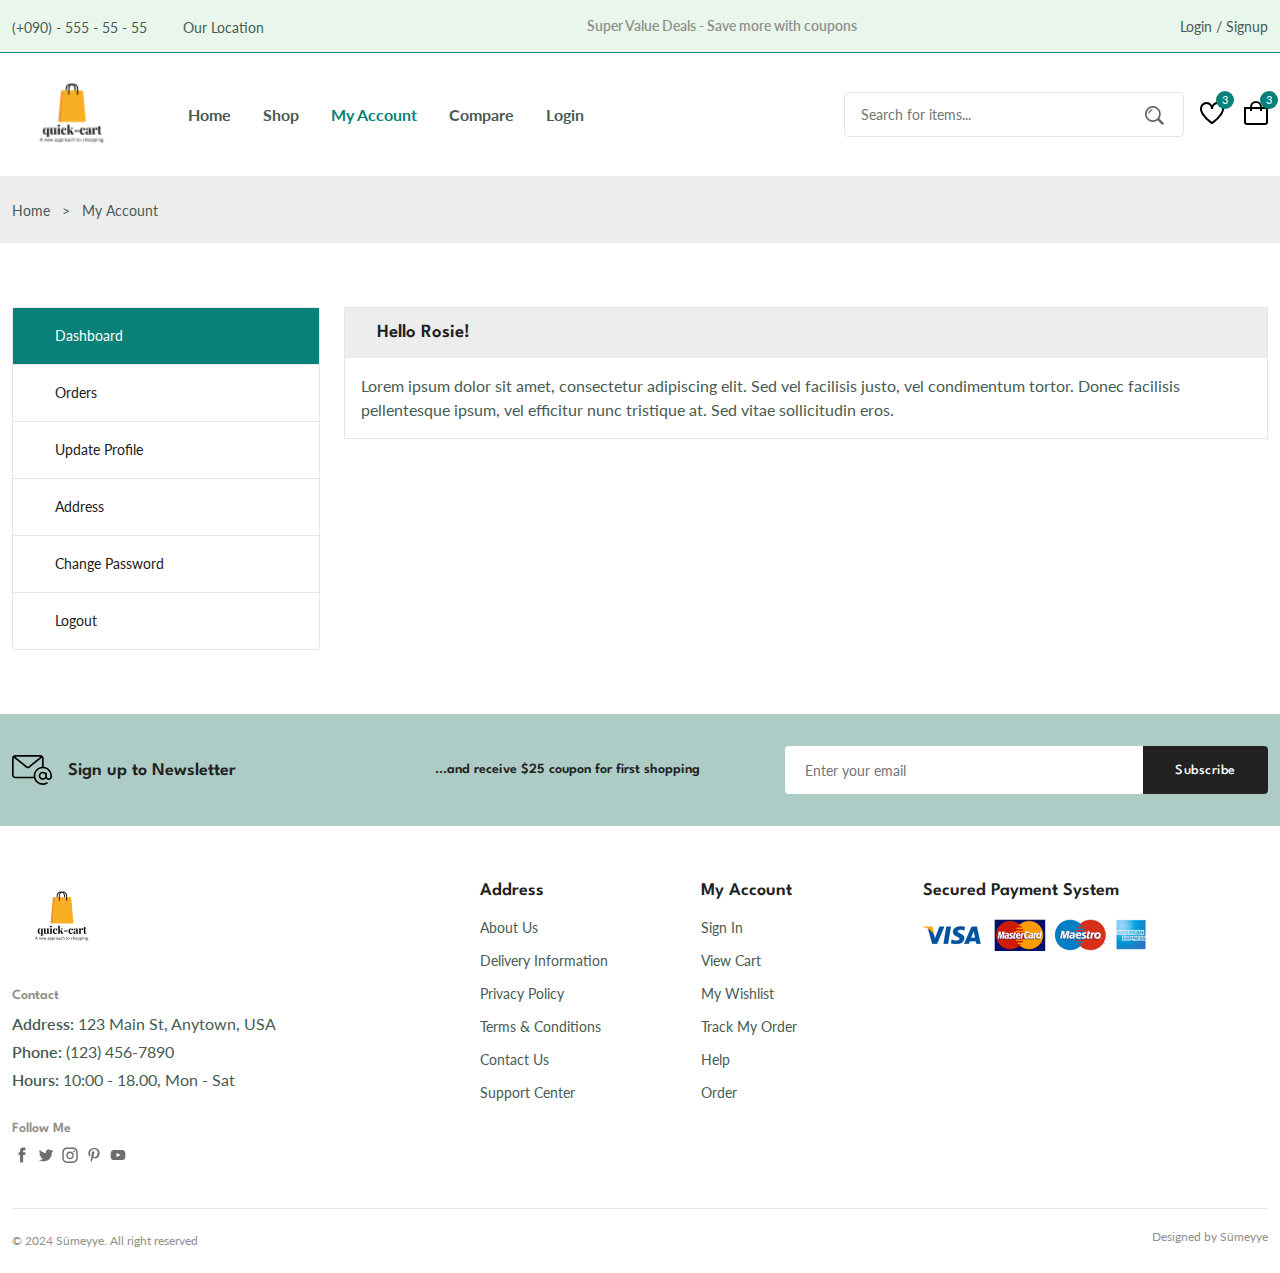
<file: accounts.html>
<!DOCTYPE html>
<html lang="en">
  <head>
    <meta charset="UTF-8" />
    <meta name="viewport" content="width=device-width, initial-scale=1.0" />
    <!--=============== FLATICON ===============-->
    <link
      rel="stylesheet"
      href="https://cdn-uicons.flaticon.com/2.6.0/uicons-regular-straight/css/uicons-regular-straight.css"
    />
    <!--=============== SWIPER CSS ===============-->
    <link
      rel="stylesheet"
      href="https://cdn.jsdelivr.net/npm/swiper@11/swiper-bundle.min.css"
    />
    <!--=============== CSS ===============-->
    <link rel="stylesheet" href="./assets/css/styles.css" />

    <title>Ecommerce Website</title>
  </head>
  <body>
    <!--=============== HEADER ===============-->
    <header class="header">
      <div class="header__top">
        <div class="header__container container">
          <div class="header__contact">
            <span>(+090) - 555 - 55 - 55</span>
            <span>Our Location</span>
          </div>
          <p class="header__alert-news">
            Super Value Deals - Save more with coupons
          </p>
          <a href="login-register.html" class="header__top-action">
            Login / Signup
          </a>
        </div>
      </div>

      <nav class="nav container">
        <a href="" class="nav__logo">
          <img src="assets/img/QUICK-CART.png" alt="" class="nav__logo-img" />
        </a>
        <div class="nav__menu" id="nav-menu">
          <ul class="nav__list">
            <li class="nav__item">
              <a href="index.html" class="nav__link">Home</a>
            </li>

            <li class="nav__item">
              <a href="shop.html" class="nav__link">Shop</a>
            </li>

            <li class="nav__item">
              <a href="accounts.html" class="nav__link active-link"
                >My Account</a
              >
            </li>

            <li class="nav__item">
              <a href="compare.html" class="nav__link">Compare</a>
            </li>

            <li class="nav__item">
              <a href="login-register.html" class="nav__link">Login</a>
            </li>
          </ul>
          <div class="header__search">
            <input
              type="text"
              placeholder="Search for items..."
              class="form__input"
            />
            <button class="search__btn">
              <img src="assets/img/search.png" alt="" />
            </button>
          </div>
        </div>
        <div class="header__user-actions">
          <a href="wishlist.html" class="header__action-btn">
            <img src="assets/img/icon-heart.svg" alt="" />
            <span class="count">3</span>
          </a>
          <a href="cart.html" class="header__action-btn">
            <img src="assets/img/icon-cart.svg" alt="" />
            <span class="count">3</span>
          </a>
        </div>
      </nav>
    </header>

    <!--=============== MAIN ===============-->
    <main class="main">
      <!--=============== BREADCRUMB ===============-->
      <section class="breadcrumb">
        <ul class="breadcrumb__list flex container">
          <li><a href="index.html" class="breadcrumb__link">Home</a></li>
          <li><span class="breadcrumb__link">></span></li>

          <li><span class="breadcrumb__link">My Account </span></li>
        </ul>
      </section>

      <!--=============== ACCOUNTS ===============-->
      <section class="accounts section--lg">
        <div class="accounts__container container grid">
          <div class="account__tabs">
            <p class="account__tab active-tab" data-target="#dashboard">
              <i class="fi fi-rs-settings-sliders"></i> Dashboard
            </p>
            <p class="account__tab" data-target="#orders">
              <i class="fi fi-rs-shopping-bag"></i> Orders
            </p>
            <p class="account__tab" data-target="#update-profile">
              <i class="fi fi-rs-user"></i> Update Profile
            </p>
            <p class="account__tab" data-target="#address">
              <i class="fi fi-rs-marker"></i> Address
            </p>
            <p class="account__tab" data-target="#change-password">
              <i class="fi fi-rs-user"></i> Change Password
            </p>
            <p class="account__tab"><i class="fi fi-rs-exit"></i> Logout</p>
          </div>

          <div class="tabs__content">
            <div class="tab__content active-tab" content id="dashboard">
              <h3 class="tab__header">Hello Rosie!</h3>
              <div class="tab__body">
                <p class="tab__description">
                  Lorem ipsum dolor sit amet, consectetur adipiscing elit. Sed
                  vel facilisis justo, vel condimentum tortor. Donec facilisis
                  pellentesque ipsum, vel efficitur nunc tristique at. Sed vitae
                  sollicitudin eros.
                </p>
              </div>
            </div>

            <div class="tab__content" content id="orders">
              <h3 class="tab__header">Your Orders</h3>
              <div class="tab__body">
                <table class="placed__order-table">
                  <tr>
                    <th>Orders</th>
                    <th>Date</th>
                    <th>Status</th>
                    <th>Total</th>
                    <th>Actions</th>
                  </tr>
                  <tr>
                    <td>#1356</td>
                    <td>March 15, 2025</td>
                    <td>Processiong</td>
                    <td>$125.00</td>
                    <td>
                      <a href="#" class="view__order">View</a>
                    </td>
                  </tr>
                  <tr>
                    <td>#2468</td>
                    <td>June 13, 2024</td>
                    <td>Completed</td>
                    <td>$250.00</td>
                    <td>
                      <a href="#" class="view__order">View</a>
                    </td>
                  </tr>
                  <tr>
                    <td>#3456</td>
                    <td>August 31, 2023</td>
                    <td>Completed</td>
                    <td>$280.00</td>
                    <td>
                      <a href="#" class="view__order">View</a>
                    </td>
                  </tr>
                </table>
              </div>
            </div>

            <div class="tab__content" content id="update-profile">
              <h3 class="tab__header">Update Profile</h3>
              <div class="tab__body">
                <form action="" class="form grid">
                  <input
                    type="text"
                    placeholder="Username"
                    class="form__input"
                  />
                  <div class="form__btn">
                    <button type="submit" class="btn btn--md">Save</button>
                  </div>
                </form>
              </div>
            </div>

            <div class="tab__content" content id="address">
              <h3 class="tab__header">Shipping Address</h3>
              <div class="tab__body">
                <address class="address">
                  3522 Interstate <br />
                  75 Business Spur,<br />
                  Sault Ste. <br />
                  Marie, MI 49783
                </address>
                <p class="city">New York</p>
                <a href="" class="edit">Edit</a>
              </div>
            </div>

            <div class="tab__content" content id="change-password">
              <h3 class="tab__header">Change Password</h3>
              <div class="tab__body">
                <form action="" class="form grid">
                  <input
                    type="password"
                    placeholder="Current Password"
                    class="form__input"
                  />
                  <input
                    type="password"
                    placeholder="New Password"
                    class="form__input"
                  />
                  <input
                    type="password"
                    placeholder="Confirm Password"
                    class="form__input"
                  />
                  <div class="form__btn">
                    <button type="submit" class="btn btn--md">Save</button>
                  </div>
                </form>
              </div>
            </div>
          </div>
        </div>
      </section>

      <!--=============== NEWSLETTER ===============-->
      <section class="newsletter section">
        <div class="newsletter__container container grid">
          <h3 class="newsletter__title flex">
            <img
              src="assets/img/icon-email.svg"
              alt=""
              class="newsletter__icon"
            />
            Sign up to Newsletter
          </h3>

          <p class="newsletter__description">
            ...and receive $25 coupon for first shopping
          </p>

          <form action="" class="newsletter__form">
            <input
              type="text"
              placeholder="Enter your email"
              class="newsletter__input"
            />
            <button type="submit" class="newsletter__btn">Subscribe</button>
          </form>
        </div>
      </section>
    </main>

    <!--=============== FOOTER ===============-->
    <footer class="footer container">
      <div class="footer__container grid">
        <div class="footer__content">
          <a href="index.html" class="footer__logo">
            <img
              src="assets/img/QUICK-CART.png"
              alt=""
              class="footer__logo-i"
            />
          </a>

          <h4 class="footer__subtitle">Contact</h4>
          <p class="footer__description">
            <span>Address:</span> 123 Main St, Anytown, USA
          </p>
          <p class="footer__description"><span>Phone:</span> (123) 456-7890</p>
          <p class="footer__description">
            <span>Hours:</span> 10:00 - 18.00, Mon - Sat
          </p>

          <div class="footer__social">
            <h4 class="footer__subtitle">Follow Me</h4>
            <div class="footer__social-links flex">
              <a href="">
                <img
                  src="assets/img/icon-facebook.svg"
                  alt=""
                  class="footer__social-icon"
                />
              </a>
              <a href="">
                <img
                  src="assets/img/icon-twitter.svg"
                  alt=""
                  class="footer__social-icon"
                />
              </a>
              <a href="">
                <img
                  src="assets/img/icon-instagram.svg"
                  alt=""
                  class="footer__social-icon"
                />
              </a>

              <a href="">
                <img
                  src="assets/img/icon-pinterest.svg"
                  alt=""
                  class="footer__social-icon"
                />
              </a>

              <a href="">
                <img
                  src="assets/img/icon-youtube.svg"
                  alt=""
                  class="footer__social-icon"
                />
              </a>
            </div>
          </div>
        </div>

        <div class="footer__content">
          <h3 class="footer__title">Address</h3>

          <ul class="footer__links">
            <li><a href="" class="footer__link">About Us</a></li>
            <li><a href="" class="footer__link">Delivery Information</a></li>
            <li><a href="" class="footer__link">Privacy Policy</a></li>
            <li><a href="" class="footer__link">Terms & Conditions</a></li>
            <li><a href="" class="footer__link">Contact Us</a></li>
            <li><a href="" class="footer__link">Support Center</a></li>
          </ul>
        </div>

        <div class="footer__content">
          <h3 class="footer__title">My Account</h3>

          <ul class="footer__links">
            <li><a href="" class="footer__link">Sign In</a></li>
            <li><a href="" class="footer__link">View Cart</a></li>
            <li><a href="" class="footer__link">My Wishlist</a></li>
            <li><a href="" class="footer__link">Track My Order</a></li>
            <li><a href="" class="footer__link">Help</a></li>
            <li><a href="" class="footer__link">Order</a></li>
          </ul>
        </div>

        <div class="footer__content">
          <h3 class="footer__title">Secured Payment System</h3>

          <img
            src="assets/img/payment-method.png"
            alt=""
            class="payment__img"
          />
        </div>
      </div>
      <div class="footer__bottom">
        <p class="copyright">&copy; 2024 Sümeyye. All right reserved</p>
        <span class="designer">Designed by Sümeyye</span>
      </div>
    </footer>

    <!--=============== SWIPER JS ===============-->
    <script src="https://cdn.jsdelivr.net/npm/swiper@11/swiper-bundle.min.js"></script>

    <!--=============== MAIN JS ===============-->
    <script src="assets/js/main.js"></script>
  </body>
</html>
</file>
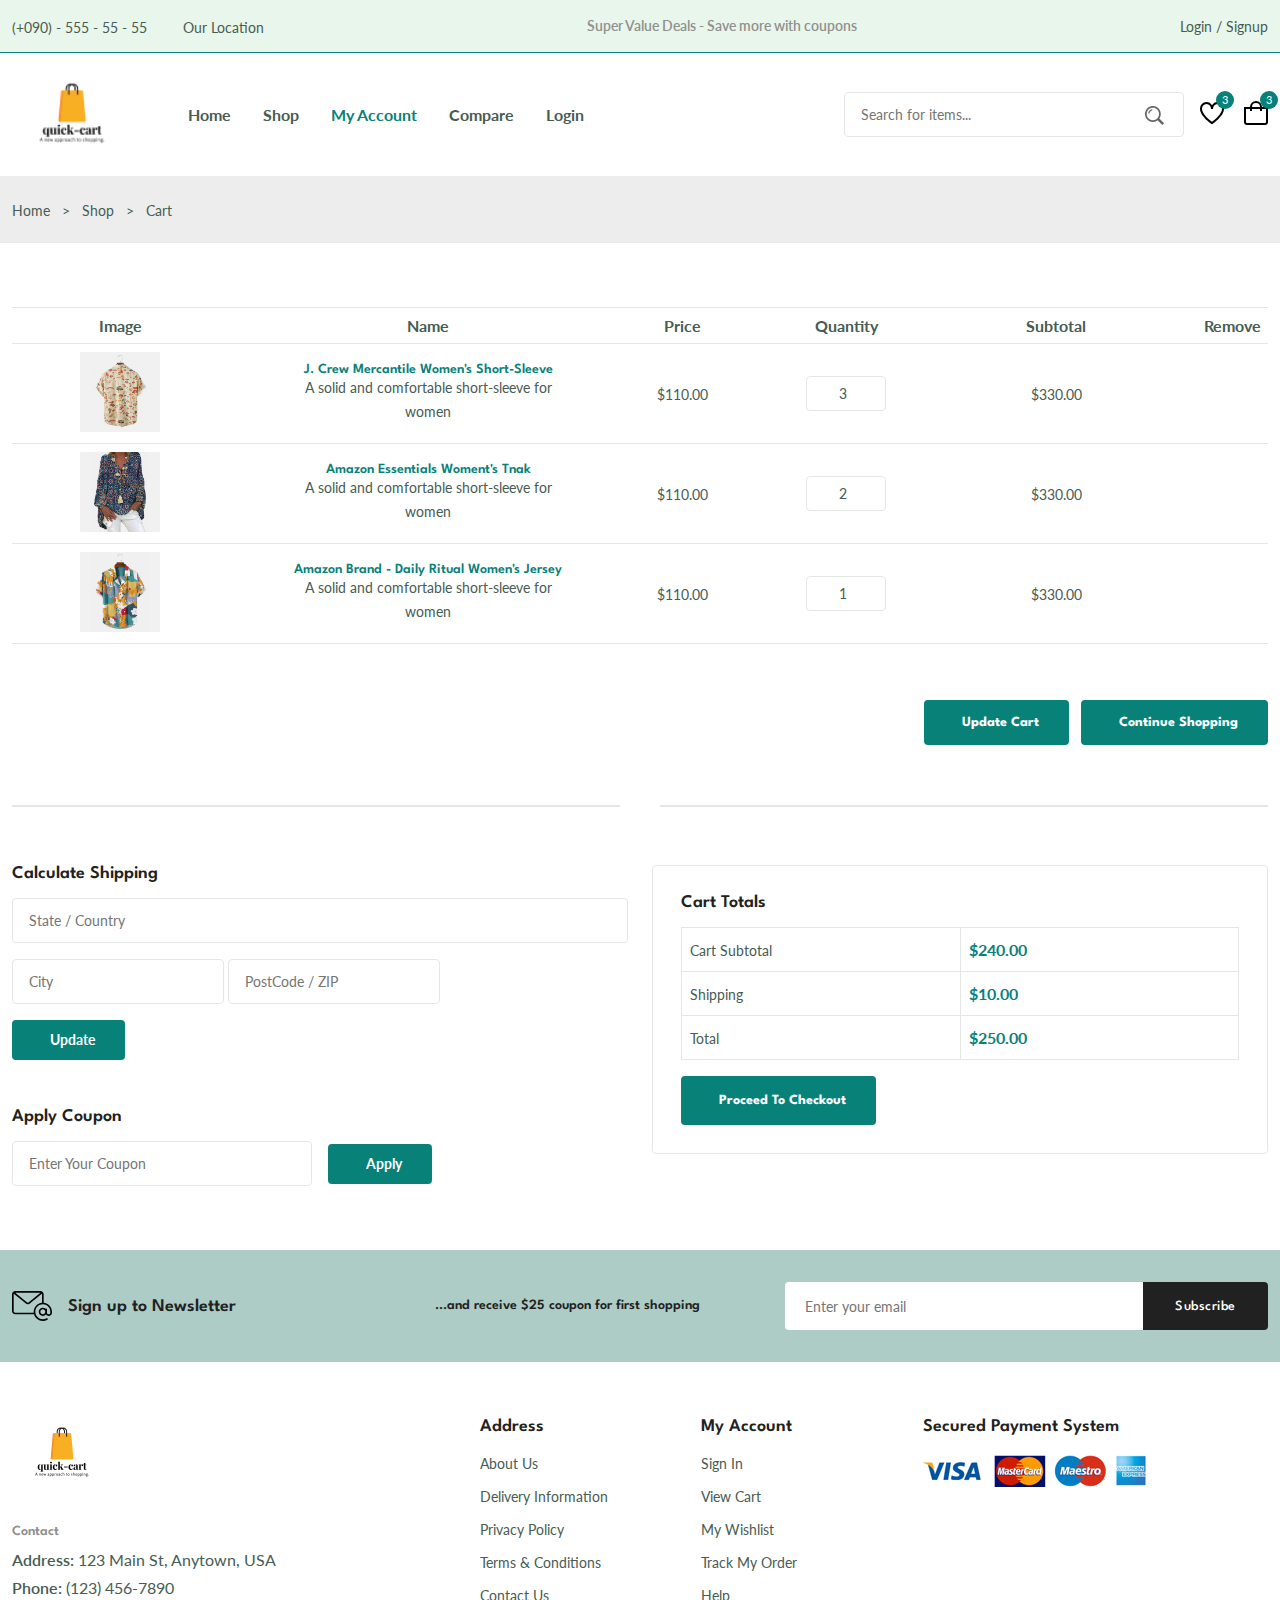
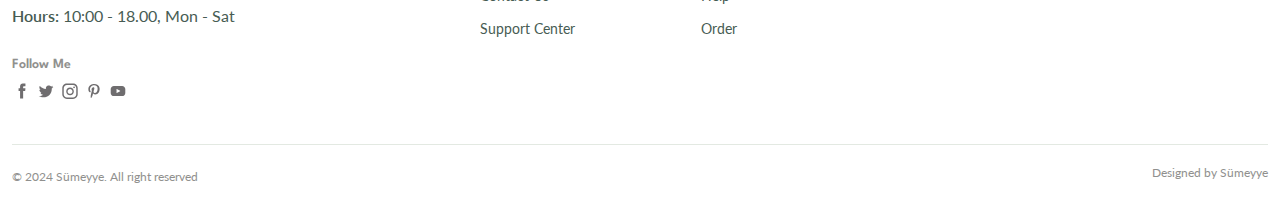
<file: cart.html>
<!DOCTYPE html>
<html lang="en">
  <head>
    <meta charset="UTF-8" />
    <meta name="viewport" content="width=device-width, initial-scale=1.0" />

    <!--=============== FLATICON ===============-->
    <link
      rel="stylesheet"
      href="https://cdn-uicons.flaticon.com/2.6.0/uicons-regular-straight/css/uicons-regular-straight.css"
    />
    <!--=============== SWIPER CSS ===============-->
    <link
      rel="stylesheet"
      href="https://cdn.jsdelivr.net/npm/swiper@11/swiper-bundle.min.css"
    />
    <!--=============== CSS ===============-->
    <link rel="stylesheet" href="./assets/css/styles.css" />

    <title>Ecommerce Website</title>
  </head>
  <body>
    <!--=============== HEADER ===============-->
    <header class="header">
      <div class="header__top">
        <div class="header__container container">
          <div class="header__contact">
            <span>(+090) - 555 - 55 - 55</span>
            <span>Our Location</span>
          </div>
          <p class="header__alert-news">
            Super Value Deals - Save more with coupons
          </p>
          <a href="login-register.html" class="header__top-action">
            Login / Signup
          </a>
        </div>
      </div>

      <nav class="nav container">
        <a href="" class="nav__logo">
          <img src="assets/img/QUICK-CART.png" alt="" class="nav__logo-img" />
        </a>
        <div class="nav__menu" id="nav-menu">
          <ul class="nav__list">
            <li class="nav__item">
              <a href="index.html" class="nav__link">Home</a>
            </li>

            <li class="nav__item">
              <a href="shop.html" class="nav__link">Shop</a>
            </li>

            <li class="nav__item">
              <a href="accounts.html" class="nav__link active-link"
                >My Account</a
              >
            </li>

            <li class="nav__item">
              <a href="compare.html" class="nav__link">Compare</a>
            </li>

            <li class="nav__item">
              <a href="login-register.html" class="nav__link">Login</a>
            </li>
          </ul>
          <div class="header__search">
            <input
              type="text"
              placeholder="Search for items..."
              class="form__input"
            />
            <button class="search__btn">
              <img src="assets/img/search.png" alt="" />
            </button>
          </div>
        </div>
        <div class="header__user-actions">
          <a href="wishlist.html" class="header__action-btn">
            <img src="assets/img/icon-heart.svg" alt="" />
            <span class="count">3</span>
          </a>
          <a href="cart.html" class="header__action-btn">
            <img src="assets/img/icon-cart.svg" alt="" />
            <span class="count">3</span>
          </a>
        </div>
      </nav>
    </header>

    <!--=============== MAIN ===============-->
    <main class="main">
      <!--=============== BREADCRUMB ===============-->
      <section class="breadcrumb">
        <ul class="breadcrumb__list flex container">
          <li><a href="index.html" class="breadcrumb__link">Home</a></li>
          <li><span class="breadcrumb__link">></span></li>
          <li><span class="breadcrumb__link">Shop</span></li>
          <li><span class="breadcrumb__link">></span></li>
          <li><span class="breadcrumb__link">Cart</span></li>
        </ul>
      </section>

      <!--=============== CART ===============-->
      <section class="cart container section--lg">
        <div class="table__container">
          <table class="table">
            <tr>
              <th>Image</th>
              <th>Name</th>
              <th>Price</th>
              <th>Quantity</th>
              <th>Subtotal</th>
              <th>Remove</th>
            </tr>
            <tr>
              <td>
                <img
                  src="assets/img/product-1-2.jpg"
                  alt=""
                  class="table__img"
                />
              </td>
              <td>
                <h3 class="table__title">
                  J. Crew Mercantile Women's Short-Sleeve
                </h3>
                <p class="table__description">
                  A solid and comfortable short-sleeve for women
                </p>
              </td>
              <td><span class="table__price">$110.00</span></td>
              <td><input type="number" value="3" class="quantity" /></td>
              <td>
                <span class="table__subtotal">$330.00</span>
              </td>
              <td><i class="fi fi-rs-trash table__trash"></i></td>
            </tr>
            <tr>
              <td>
                <img
                  src="assets/img/product-7-2.jpg"
                  alt=""
                  class="table__img"
                />
              </td>
              <td>
                <h3 class="table__title">Amazon Essentials Woment's Tnak</h3>
                <p class="table__description">
                  A solid and comfortable short-sleeve for women
                </p>
              </td>
              <td><span class="table__price">$110.00</span></td>
              <td><input type="number" value="2" class="quantity" /></td>
              <td>
                <span class="table__subtotal">$330.00</span>
              </td>
              <td><i class="fi fi-rs-trash table__trash"></i></td>
            </tr>
            <tr>
              <td>
                <img
                  src="assets/img/product-2-1.jpg"
                  alt=""
                  class="table__img"
                />
              </td>
              <td>
                <h3 class="table__title">
                  Amazon Brand - Daily Ritual Women's Jersey
                </h3>
                <p class="table__description">
                  A solid and comfortable short-sleeve for women
                </p>
              </td>
              <td><span class="table__price">$110.00</span></td>
              <td><input type="number" value="1" class="quantity" /></td>
              <td>
                <span class="table__subtotal">$330.00</span>
              </td>
              <td><i class="fi fi-rs-trash table__trash"></i></td>
            </tr>
          </table>
        </div>
        <div class="cart__actions">
          <a href="#" class="btn flex btn--md">
            <i class="fi fi-rs-shuffle"></i>
            Update Cart
          </a>
          <a href="#" class="btn flex btn--md">
            <i class="fi fi-rs-shopping-bag"></i>
            Continue Shopping
          </a>
        </div>

        <div class="divider">
          <i class="fi fi-rs-fingerprint"></i>
        </div>

        <div class="cart__group grid">
          <div>
            <div class="cart__shipping">
              <h3 class="section__title">Calculate Shipping</h3>
              <form action="" class="form grid">
                <input
                  type="text"
                  placeholder="State / Country"
                  class="form__input"
                />
                <div class="form__group">
                  <input type="text" placeholder="City" class="form__input" />
                  <input
                    type="text"
                    placeholder="PostCode / ZIP"
                    class="form__input"
                  />
                </div>
                <div class="form__btn">
                  <button type="submit" class="btn flex btn--sm">
                    <i class="fi-rs-shuffle"></i> Update
                  </button>
                </div>
              </form>
            </div>
            <div class="cart__coupon">
              <h3 class="section__title">Apply Coupon</h3>
              <form action="" class="coupon__form form grid">
                <div class="form__group grid">
                  <input
                    type="text"
                    class="form__input"
                    placeholder="Enter Your Coupon"
                  />
                  <div class="form__btn">
                    <button type="submit" class="btn flex btn--sm">
                      <i class="fi-rs-label"></i> Apply
                    </button>
                  </div>
                </div>
              </form>
            </div>
          </div>

          <div class="cart__total">
            <h3 class="section__title">Cart Totals</h3>
            <table class="cart__total-table">
              <tr>
                <td><span class="cart__total-title">Cart Subtotal</span></td>
                <td><span class="cart__total-price">$240.00</span></td>
              </tr>

              <tr>
                <td><span class="cart__total-title">Shipping</span></td>
                <td><span class="cart__total-price">$10.00</span></td>
              </tr>
              <tr>
                <td><span class="cart__total-title">Total</span></td>
                <td><span class="cart__total-price">$250.00</span></td>
              </tr>

            </table>

            <a href="checkout.html" class="btn flex btn-md">
              <i class="fi fi-rs-box"></i>
              Proceed To Checkout
            </a>

          </div>
        </div>
      </section>

      <!--=============== NEWSLETTER ===============-->
      <section class="newsletter section">
        <div class="newsletter__container container grid">
          <h3 class="newsletter__title flex">
            <img
              src="assets/img/icon-email.svg"
              alt=""
              class="newsletter__icon"
            />
            Sign up to Newsletter
          </h3>

          <p class="newsletter__description">
            ...and receive $25 coupon for first shopping
          </p>

          <form action="" class="newsletter__form">
            <input
              type="text"
              placeholder="Enter your email"
              class="newsletter__input"
            />
            <button type="submit" class="newsletter__btn">Subscribe</button>
          </form>
        </div>
      </section>
    </main>

    <!--=============== FOOTER ===============-->
    <footer class="footer container">
      <div class="footer__container grid">
        <div class="footer__content">
          <a href="index.html" class="footer__logo">
            <img
              src="assets/img/QUICK-CART.png"
              alt=""
              class="footer__logo-i"
            />
          </a>

          <h4 class="footer__subtitle">Contact</h4>
          <p class="footer__description">
            <span>Address:</span> 123 Main St, Anytown, USA
          </p>
          <p class="footer__description"><span>Phone:</span> (123) 456-7890</p>
          <p class="footer__description">
            <span>Hours:</span> 10:00 - 18.00, Mon - Sat
          </p>

          <div class="footer__social">
            <h4 class="footer__subtitle">Follow Me</h4>
            <div class="footer__social-links flex">
              <a href="">
                <img
                  src="assets/img/icon-facebook.svg"
                  alt=""
                  class="footer__social-icon"
                />
              </a>
              <a href="">
                <img
                  src="assets/img/icon-twitter.svg"
                  alt=""
                  class="footer__social-icon"
                />
              </a>
              <a href="">
                <img
                  src="assets/img/icon-instagram.svg"
                  alt=""
                  class="footer__social-icon"
                />
              </a>

              <a href="">
                <img
                  src="assets/img/icon-pinterest.svg"
                  alt=""
                  class="footer__social-icon"
                />
              </a>

              <a href="">
                <img
                  src="assets/img/icon-youtube.svg"
                  alt=""
                  class="footer__social-icon"
                />
              </a>
            </div>
          </div>
        </div>

        <div class="footer__content">
          <h3 class="footer__title">Address</h3>

          <ul class="footer__links">
            <li><a href="" class="footer__link">About Us</a></li>
            <li><a href="" class="footer__link">Delivery Information</a></li>
            <li><a href="" class="footer__link">Privacy Policy</a></li>
            <li><a href="" class="footer__link">Terms & Conditions</a></li>
            <li><a href="" class="footer__link">Contact Us</a></li>
            <li><a href="" class="footer__link">Support Center</a></li>
          </ul>
        </div>

        <div class="footer__content">
          <h3 class="footer__title">My Account</h3>

          <ul class="footer__links">
            <li><a href="" class="footer__link">Sign In</a></li>
            <li><a href="" class="footer__link">View Cart</a></li>
            <li><a href="" class="footer__link">My Wishlist</a></li>
            <li><a href="" class="footer__link">Track My Order</a></li>
            <li><a href="" class="footer__link">Help</a></li>
            <li><a href="" class="footer__link">Order</a></li>
          </ul>
        </div>

        <div class="footer__content">
          <h3 class="footer__title">Secured Payment System</h3>

          <img
            src="assets/img/payment-method.png"
            alt=""
            class="payment__img"
          />
        </div>
      </div>
      <div class="footer__bottom">
        <p class="copyright">&copy; 2024 Sümeyye. All right reserved</p>
        <span class="designer">Designed by Sümeyye</span>
      </div>
    </footer>

    <!--=============== SWIPER JS ===============-->
    <script src="https://cdn.jsdelivr.net/npm/swiper@11/swiper-bundle.min.js"></script>

    <!--=============== MAIN JS ===============-->
    <script src="assets/js/main.js"></script>
  </body>
</html>
</file>
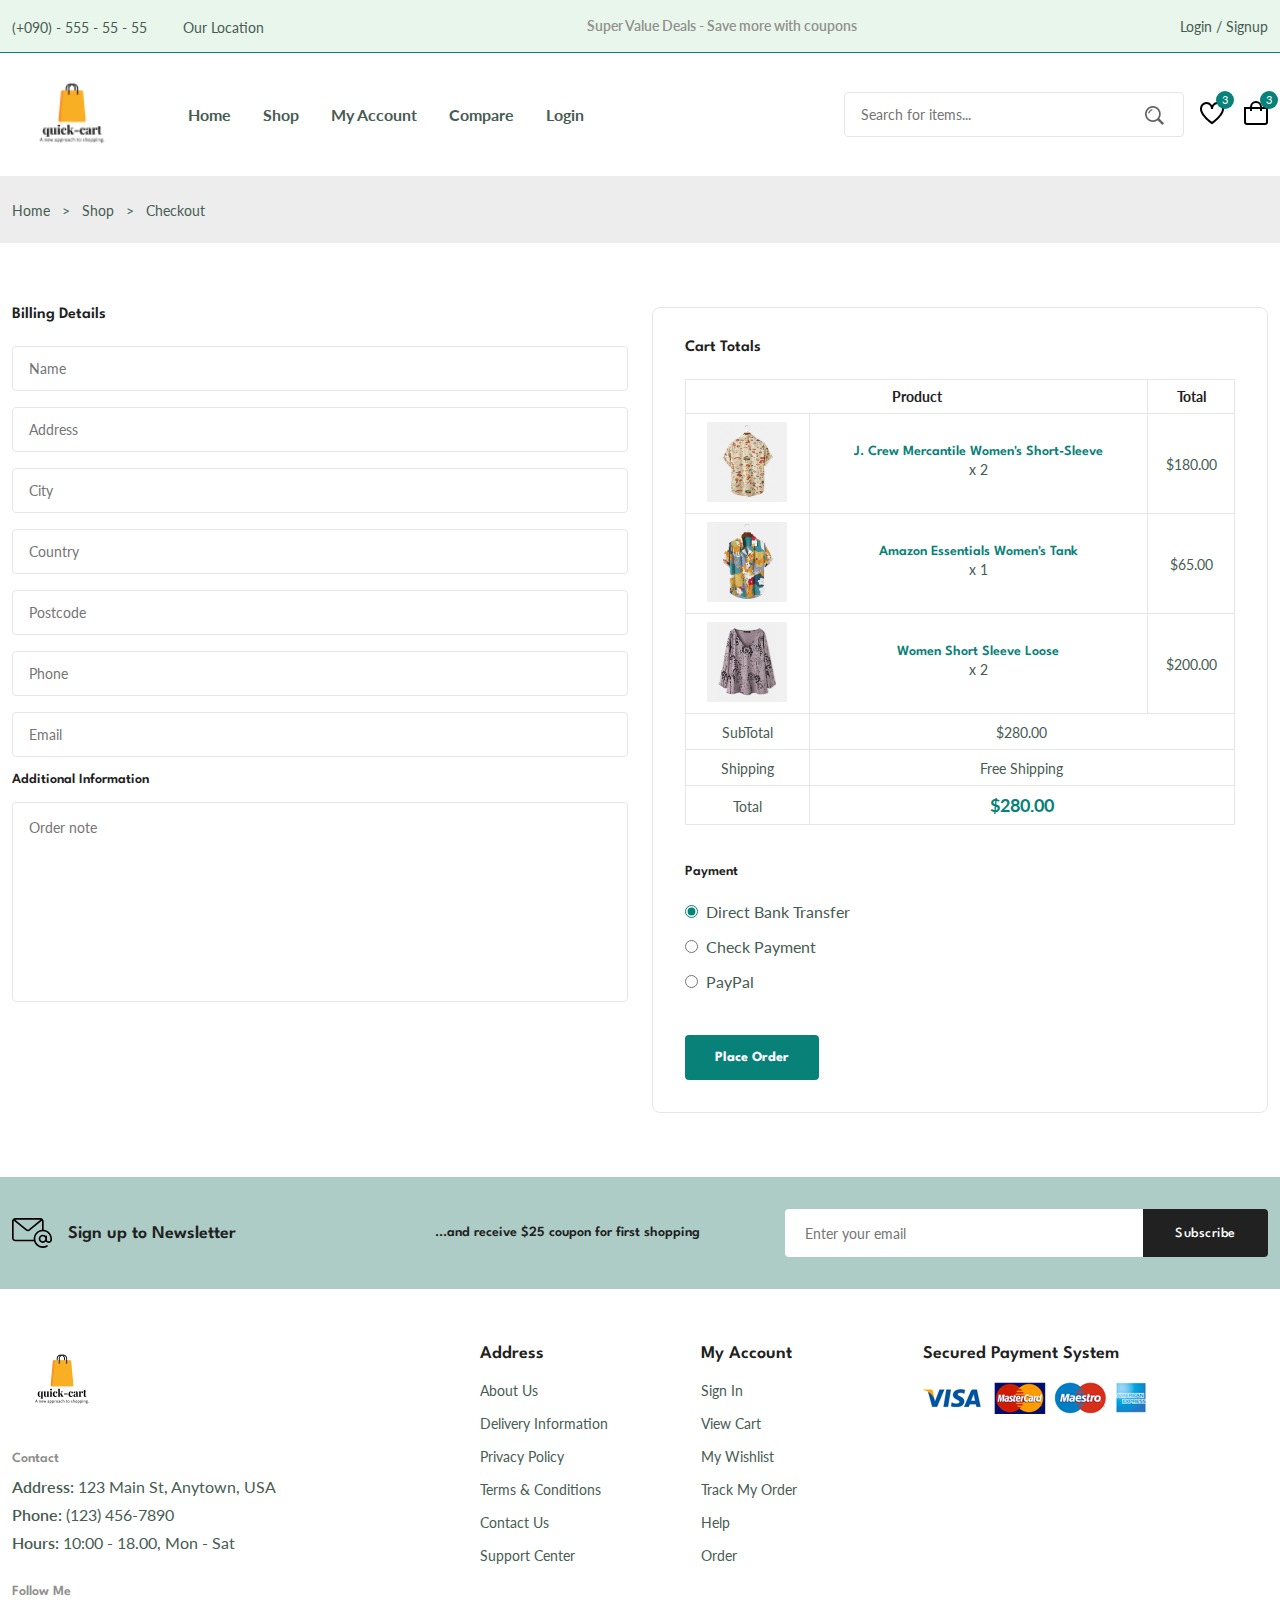
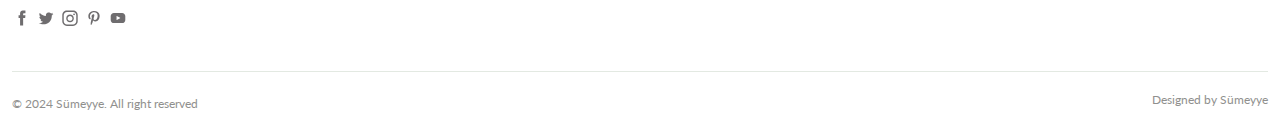
<file: checkout.html>
<!DOCTYPE html>
<html lang="en">
  <head>
    <meta charset="UTF-8" />
    <meta name="viewport" content="width=device-width, initial-scale=1.0" />

    <!--=============== FLATICON ===============-->
    <link
      rel="stylesheet"
      href="https://cdn-uicons.flaticon.com/2.6.0/uicons-regular-straight/css/uicons-regular-straight.css"
    />
    <!--=============== SWIPER CSS ===============-->
    <link
      rel="stylesheet"
      href="https://cdn.jsdelivr.net/npm/swiper@11/swiper-bundle.min.css"
    />
    <!--=============== CSS ===============-->
    <link rel="stylesheet" href="./assets/css/styles.css" />

    <title>Ecommerce Website</title>
  </head>
  <body>
    <!--=============== HEADER ===============-->
    <header class="header">
      <div class="header__top">
        <div class="header__container container">
          <div class="header__contact">
            <span>(+090) - 555 - 55 - 55</span>
            <span>Our Location</span>
          </div>
          <p class="header__alert-news">
            Super Value Deals - Save more with coupons
          </p>
          <a href="login-register.html" class="header__top-action">
            Login / Signup
          </a>
        </div>
      </div>

      <nav class="nav container">
        <a href="" class="nav__logo">
          <img src="assets/img/QUICK-CART.png" alt="" class="nav__logo-img" />
        </a>
        <div class="nav__menu" id="nav-menu">
          <ul class="nav__list">
            <li class="nav__item">
              <a href="index.html" class="nav__link">Home</a>
            </li>

            <li class="nav__item">
              <a href="shop.html" class="nav__link">Shop</a>
            </li>

            <li class="nav__item">
              <a href="accounts.html" class="nav__link">My Account</a>
            </li>

            <li class="nav__item">
              <a href="compare.html" class="nav__link">Compare</a>
            </li>

            <li class="nav__item">
              <a href="login-register.html" class="nav__link">Login</a>
            </li>
          </ul>
          <div class="header__search">
            <input
              type="text"
              placeholder="Search for items..."
              class="form__input"
            />
            <button class="search__btn">
              <img src="assets/img/search.png" alt="" />
            </button>
          </div>
        </div>
        <div class="header__user-actions">
          <a href="wishlist.html" class="header__action-btn">
            <img src="assets/img/icon-heart.svg" alt="" />
            <span class="count">3</span>
          </a>
          <a href="cart.html" class="header__action-btn">
            <img src="assets/img/icon-cart.svg" alt="" />
            <span class="count">3</span>
          </a>
        </div>
      </nav>
    </header>

    <!--=============== MAIN ===============-->
    <main class="main">
      <!--=============== BREADCRUMB ===============-->
      <section class="breadcrumb">
        <ul class="breadcrumb__list flex container">
          <li><a href="index.html" class="breadcrumb__link">Home</a></li>
          <li><span class="breadcrumb__link">></span></li>
          <li><span class="breadcrumb__link">Shop </span></li>
          <li><span class="breadcrumb__link">></span></li>
          <li><span class="breadcrumb__link">Checkout </span></li>
        </ul>
      </section>

      <!--=============== CHECKOUT ===============-->
      <section class="checkout section--lg">
        <div class="checkout__container container grid">
          <div class="checkout__group">
            <h3 class="section__title">Billing Details</h3>
            <form action="" class="form grid">
              <input type="text" placeholder="Name" class="form__input">
              <input type="text" placeholder="Address" class="form__input">
              <input type="text" placeholder="City" class="form__input">
              <input type="text" placeholder="Country" class="form__input">
              <input type="text" placeholder="Postcode" class="form__input">
              <input type="text" placeholder="Phone" class="form__input">
              <input type="email" placeholder="Email" class="form__input">

              <h3 class="checkout__title">Additional Information</h3>

              <textarea name="" placeholder="Order note" cols="30" rows="10" class="form__input textarea"></textarea>
            </form>
          </div>

          <div class="checkout__group">
            <h3 class="section__title">Cart Totals</h3>
            <table class="order__table">
              <tr>

              <th colspan="2">Product</th>
              <th>Total</th>
              </tr>

              <tr>
                <td>
                  <img src="assets/img/product-1-2.jpg" alt="" class="order__img"/>
                </td>
                <td>
                  <h3 class="table__title">
                    J. Crew Mercantile Women's Short-Sleeve
                  </h3>
                  <p class="table__quantity">x 2</p>
                </td>
                <td><span class="table__price">$180.00</span></td>
              </tr>

              <tr>
                <td>
                  <img src="assets/img/product-2-1.jpg" alt="" class="order__img"/>
                </td>
                <td>
                  <h3 class="table__title">
                    Amazon Essentials Women's Tank
                  </h3>
                  <p class="table__quantity">x 1</p>
                </td>
                <td><span class="table__price">$65.00</span></td>
              </tr>
              <tr>
                <td>
                  <img src="assets/img/product-7-1.jpg" alt="" class="order__img"/>
                </td>
                <td>
                  <h3 class="table__title">
                    Women Short Sleeve Loose
                  </h3>
                  <p class="table__quantity">x 2</p>
                </td>
                <td><span class="table__price">$200.00</span></td>
              </tr>

              <tr>
                <td><span class="order__subtitle">SubTotal</span></td>
                <td colspan="2"><span class="table__price">$280.00</span></td>
              </tr>

              
              <tr>
                <td><span class="order__subtitle">Shipping</span></td>
                <td colspan="2"><span class="table__price">Free Shipping </span></td>
              </tr>

              <tr>
                <td><span class="order__subtitle">Total</span></td>
                <td colspan="2"><span class="order__grand-total">$280.00 </span></td>
              </tr>
             

            </table>
            
            <div class="payment__methods">
              <h3 class="checkout__title payment__title">Payment</h3>

              <div class="payment__option flex">
                <input type="radio" name="radio" checked class="payment__input">
                <label for="radio" class="payment__label">Direct Bank Transfer</label>
              </div>
              <div class="payment__option flex">
                <input type="radio" name="radio" class="payment__input">
                <label for="radio" class="payment__label">Check Payment</label>
              </div>
              <div class="payment__option flex">
                <input type="radio" name="radio" class="payment__input">
                <label for="radio" class="payment__label">PayPal</label>
              </div>

            </div>
            <button class="btn btn--md">Place Order</button>
        </div>
      </section>

      <!--=============== NEWSLETTER ===============-->
      <section class="newsletter section">
        <div class="newsletter__container container grid">
          <h3 class="newsletter__title flex">
            <img
              src="assets/img/icon-email.svg"
              alt=""
              class="newsletter__icon"
            />
            Sign up to Newsletter
          </h3>

          <p class="newsletter__description">
            ...and receive $25 coupon for first shopping
          </p>

          <form action="" class="newsletter__form">
            <input
              type="text"
              placeholder="Enter your email"
              class="newsletter__input"
            />
            <button type="submit" class="newsletter__btn">Subscribe</button>
          </form>
        </div>
      </section>
    </main>

    <!--=============== FOOTER ===============-->
    <footer class="footer container">
      <div class="footer__container grid">
        <div class="footer__content">
          <a href="index.html" class="footer__logo">
            <img
              src="assets/img/QUICK-CART.png"
              alt=""
              class="footer__logo-i"
            />
          </a>

          <h4 class="footer__subtitle">Contact</h4>
          <p class="footer__description">
            <span>Address:</span> 123 Main St, Anytown, USA
          </p>
          <p class="footer__description"><span>Phone:</span> (123) 456-7890</p>
          <p class="footer__description">
            <span>Hours:</span> 10:00 - 18.00, Mon - Sat
          </p>

          <div class="footer__social">
            <h4 class="footer__subtitle">Follow Me</h4>
            <div class="footer__social-links flex">
              <a href="">
                <img
                  src="assets/img/icon-facebook.svg"
                  alt=""
                  class="footer__social-icon"
                />
              </a>
              <a href="">
                <img
                  src="assets/img/icon-twitter.svg"
                  alt=""
                  class="footer__social-icon"
                />
              </a>
              <a href="">
                <img
                  src="assets/img/icon-instagram.svg"
                  alt=""
                  class="footer__social-icon"
                />
              </a>

              <a href="">
                <img
                  src="assets/img/icon-pinterest.svg"
                  alt=""
                  class="footer__social-icon"
                />
              </a>

              <a href="">
                <img
                  src="assets/img/icon-youtube.svg"
                  alt=""
                  class="footer__social-icon"
                />
              </a>
            </div>
          </div>
        </div>

        <div class="footer__content">
          <h3 class="footer__title">Address</h3>

          <ul class="footer__links">
            <li><a href="" class="footer__link">About Us</a></li>
            <li><a href="" class="footer__link">Delivery Information</a></li>
            <li><a href="" class="footer__link">Privacy Policy</a></li>
            <li><a href="" class="footer__link">Terms & Conditions</a></li>
            <li><a href="" class="footer__link">Contact Us</a></li>
            <li><a href="" class="footer__link">Support Center</a></li>
          </ul>
        </div>

        <div class="footer__content">
          <h3 class="footer__title">My Account</h3>

          <ul class="footer__links">
            <li><a href="" class="footer__link">Sign In</a></li>
            <li><a href="" class="footer__link">View Cart</a></li>
            <li><a href="" class="footer__link">My Wishlist</a></li>
            <li><a href="" class="footer__link">Track My Order</a></li>
            <li><a href="" class="footer__link">Help</a></li>
            <li><a href="" class="footer__link">Order</a></li>
          </ul>
        </div>

        <div class="footer__content">
          <h3 class="footer__title">Secured Payment System</h3>

          <img
            src="assets/img/payment-method.png"
            alt=""
            class="payment__img"
          />
        </div>
      </div>
      <div class="footer__bottom">
        <p class="copyright">&copy; 2024 Sümeyye. All right reserved</p>
        <span class="designer">Designed by Sümeyye</span>
      </div>
    </footer>

    <!--=============== SWIPER JS ===============-->
    <script src="https://cdn.jsdelivr.net/npm/swiper@11/swiper-bundle.min.js"></script>

    <!--=============== MAIN JS ===============-->
    <script src="assets/js/main.js"></script>
  </body>
</html>
</file>
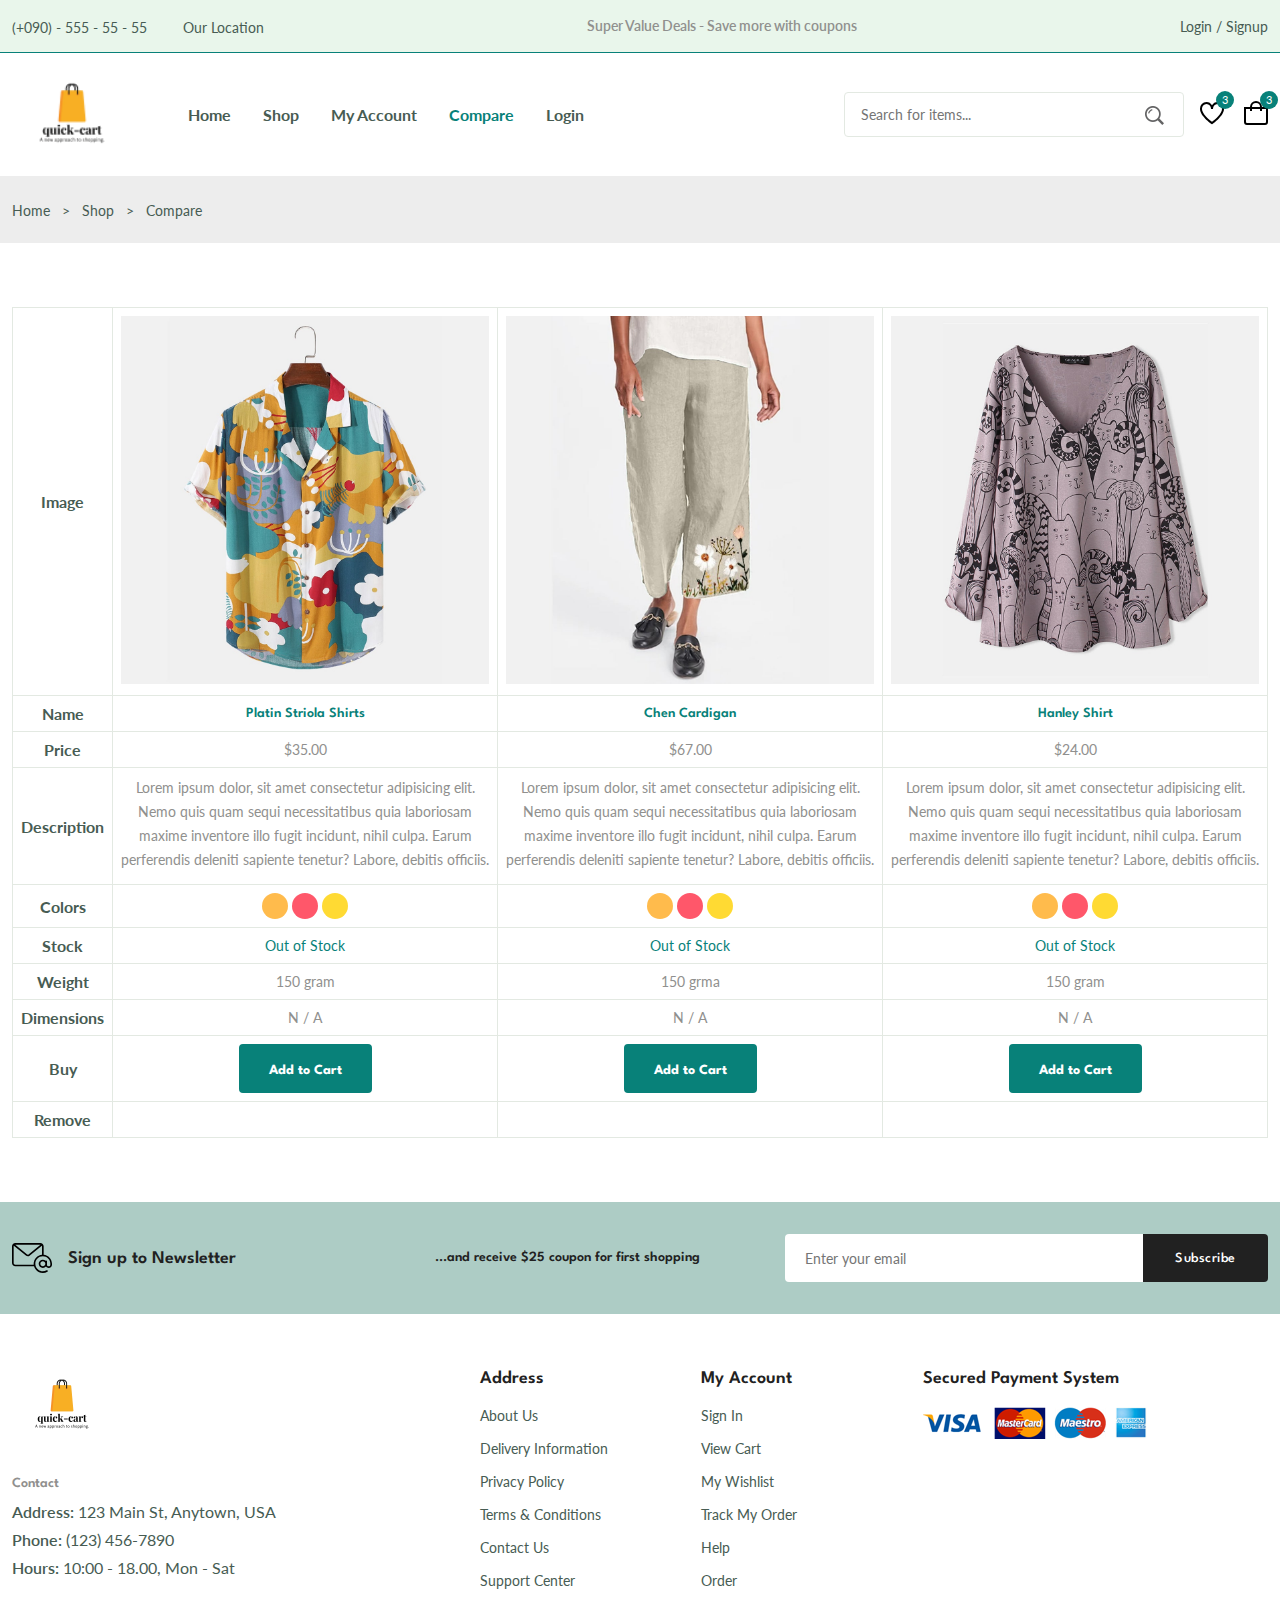
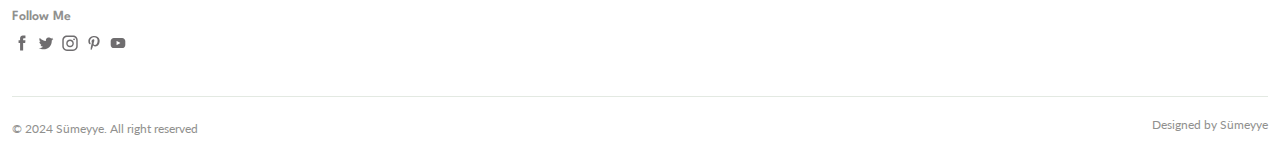
<file: compare.html>
<!DOCTYPE html>
<html lang="en">
  <head>
    <meta charset="UTF-8" />
    <meta name="viewport" content="width=device-width, initial-scale=1.0" />

    <!--=============== FLATICON ===============-->
    <link
      rel="stylesheet"
      href="https://cdn-uicons.flaticon.com/2.6.0/uicons-regular-straight/css/uicons-regular-straight.css"
    />
    <!--=============== SWIPER CSS ===============-->
    <link
      rel="stylesheet"
      href="https://cdn.jsdelivr.net/npm/swiper@11/swiper-bundle.min.css"
    />
    <!--=============== CSS ===============-->
    <link rel="stylesheet" href="./assets/css/styles.css" />

    <title>Ecommerce Website</title>
  </head>
  <body>
    <!--=============== HEADER ===============-->
    <header class="header">
      <div class="header__top">
        <div class="header__container container">
          <div class="header__contact">
            <span>(+090) - 555 - 55 - 55</span>
            <span>Our Location</span>
          </div>
          <p class="header__alert-news">
            Super Value Deals - Save more with coupons
          </p>
          <a href="login-register.html" class="header__top-action">
            Login / Signup
          </a>
        </div>
      </div>

      <nav class="nav container">
        <a href="" class="nav__logo">
          <img src="assets/img/QUICK-CART.png" alt="" class="nav__logo-img" />
        </a>
        <div class="nav__menu" id="nav-menu">
          <ul class="nav__list">
            <li class="nav__item">
              <a href="index.html" class="nav__link">Home</a>
            </li>

            <li class="nav__item">
              <a href="shop.html" class="nav__link">Shop</a>
            </li>

            <li class="nav__item">
              <a href="accounts.html" class="nav__link">My Account</a>
            </li>

            <li class="nav__item">
              <a href="compare.html" class="nav__link active-link">Compare</a>
            </li>

            <li class="nav__item">
              <a href="login-register.html" class="nav__link">Login</a>
            </li>
          </ul>
          <div class="header__search">
            <input
              type="text"
              placeholder="Search for items..."
              class="form__input"
            />
            <button class="search__btn">
              <img src="assets/img/search.png" alt="" />
            </button>
          </div>
        </div>
        <div class="header__user-actions">
          <a href="wishlist.html" class="header__action-btn">
            <img src="assets/img/icon-heart.svg" alt="" />
            <span class="count">3</span>
          </a>
          <a href="cart.html" class="header__action-btn">
            <img src="assets/img/icon-cart.svg" alt="" />
            <span class="count">3</span>
          </a>
        </div>
      </nav>
    </header>

    <!--=============== MAIN ===============-->
    <main class="main">
      <!--=============== BREADCRUMB ===============-->
      <section class="breadcrumb">
        <ul class="breadcrumb__list flex container">
          <li><a href="index.html" class="breadcrumb__link">Home</a></li>
          <li><span class="breadcrumb__link">></span></li>
          <li><span class="breadcrumb__link">Shop </span></li>
          <li><span class="breadcrumb__link">></span></li>
          <li><span class="breadcrumb__link">Compare </span></li>
        </ul>
      </section>
      <!--=============== COMPARE ===============-->
      <section class="compare container section--lg">
        <table class="compare__table">
          <tr>
            <th>Image</th>
            <td>
              <img
                src="assets/img/product-2-1.jpg"
                alt=""
                class="compare__img"
              />
            </td>
            <td>
              <img
                src="assets/img/product-4-1.jpg"
                alt=""
                class="compare__img"
              />
            </td>
            <td>
              <img
                src="assets/img/product-7-1.jpg"
                alt=""
                class="compare__img"
              />
            </td>
          </tr>
          <tr>
            <th>Name</th>
            <td>
              <h3 class="table__title">Platin Striola Shirts</h3>
            </td>
            <td>
              <h3 class="table__title">Chen Cardigan</h3>
            </td>
            <td>
              <h3 class="table__title">Hanley Shirt</h3>
            </td>
          </tr>

          <tr>
            <th>Price</th>
            <td><span class="table__price">$35.00</span></td>
            <td><span class="table__price">$67.00</span></td>
            <td><span class="table__price">$24.00</span></td>
          </tr>

          <tr>
            <th>Description</th>
            <td>
              <p class="footer__description">
                Lorem ipsum dolor, sit amet consectetur adipisicing elit. Nemo
                quis quam sequi necessitatibus quia laboriosam maxime inventore
                illo fugit incidunt, nihil culpa. Earum perferendis deleniti
                sapiente tenetur? Labore, debitis officiis.
              </p>
            </td>
            <td>
              <p class="footer__description">
                Lorem ipsum dolor, sit amet consectetur adipisicing elit. Nemo
                quis quam sequi necessitatibus quia laboriosam maxime inventore
                illo fugit incidunt, nihil culpa. Earum perferendis deleniti
                sapiente tenetur? Labore, debitis officiis.
              </p>
            </td>
            <td>
              <p class="footer__description">
                Lorem ipsum dolor, sit amet consectetur adipisicing elit. Nemo
                quis quam sequi necessitatibus quia laboriosam maxime inventore
                illo fugit incidunt, nihil culpa. Earum perferendis deleniti
                sapiente tenetur? Labore, debitis officiis.
              </p>
            </td>
          </tr>
          <tr>
            <th>Colors</th>
            <td>
              <ul class="color__list compare__colors">
                <li>
                  <a
                    href="/"
                    class="color__link"
                    style="background-color: hsl(37, 100%, 65%)"
                  ></a>
                </li>
                <li>
                  <a
                    href="/"
                    class="color__link"
                    style="background-color: hsl(353, 100%, 67%)"
                  ></a>
                </li>
                <li>
                  <a
                    href="/"
                    class="color__link"
                    style="background-color: hsl(49, 100%, 60%)"
                  ></a>
                </li>
              </ul>
            </td>
            <td>
              <ul class="color__list compare__colors">
                <li>
                  <a
                    href="/"
                    class="color__link"
                    style="background-color: hsl(37, 100%, 65%)"
                  ></a>
                </li>
                <li>
                  <a
                    href="/"
                    class="color__link"
                    style="background-color: hsl(353, 100%, 67%)"
                  ></a>
                </li>
                <li>
                  <a
                    href="/"
                    class="color__link"
                    style="background-color: hsl(49, 100%, 60%)"
                  ></a>
                </li>
              </ul>
            </td>
            <td>
              <ul class="color__list compare__colors">
                <li>
                  <a
                    href="/"
                    class="color__link"
                    style="background-color: hsl(37, 100%, 65%)"
                  ></a>
                </li>
                <li>
                  <a
                    href="/"
                    class="color__link"
                    style="background-color: hsl(353, 100%, 67%)"
                  ></a>
                </li>
                <li>
                  <a
                    href="/"
                    class="color__link"
                    style="background-color: hsl(49, 100%, 60%)"
                  ></a>
                </li>
              </ul>
            </td>
          </tr>

          <tr>
            <th>Stock</th>
            <td><span class="table__stock">Out of Stock</span></td>
            <td><span class="table__stock">Out of Stock</span></td>
            <td><span class="table__stock">Out of Stock</span></td>
          </tr>
          <tr>
            <th>Weight</th>
            <td><span class="table__weight">150 gram</span></td>
            <td><span class="table__weight">150 grma</span></td>
            <td><span class="table__weight">150 gram</span></td>
          </tr>
          <tr>
            <th>Dimensions</th>
            <td><span class="table__dimension">N / A</span></td>
            <td><span class="table__dimension">N / A</span></td>
            <td><span class="table__dimension">N / A</span></td>
          </tr>
          <tr>
            <th>Buy</th>
            <td><a href="" class="btn btn-sm">Add to Cart</a></td>
            <td><a href="" class="btn btn-sm">Add to Cart</a></td>
            <td><a href="" class="btn btn-sm">Add to Cart</a></td>
          </tr>
          <tr>
            <th>Remove</th>
            <td>
              <i class="fi fi-rs-trash table__trash"></i>
            </td>
            <td>
              <i class="fi fi-rs-trash table__trash"></i>
            </td>
            <td>
              <i class="fi fi-rs-trash table__trash"></i>
            </td>
          </tr>
        </table>
      </section>

      <!--=============== NEWSLETTER ===============-->
      <section class="newsletter section">
        <div class="newsletter__container container grid">
          <h3 class="newsletter__title flex">
            <img
              src="assets/img/icon-email.svg"
              alt=""
              class="newsletter__icon"
            />
            Sign up to Newsletter
          </h3>

          <p class="newsletter__description">
            ...and receive $25 coupon for first shopping
          </p>

          <form action="" class="newsletter__form">
            <input
              type="text"
              placeholder="Enter your email"
              class="newsletter__input"
            />
            <button type="submit" class="newsletter__btn">Subscribe</button>
          </form>
        </div>
      </section>
    </main>

    <!--=============== FOOTER ===============-->
    <footer class="footer container">
      <div class="footer__container grid">
        <div class="footer__content">
          <a href="index.html" class="footer__logo">
            <img
              src="assets/img/QUICK-CART.png"
              alt=""
              class="footer__logo-i"
            />
          </a>

          <h4 class="footer__subtitle">Contact</h4>
          <p class="footer__description">
            <span>Address:</span> 123 Main St, Anytown, USA
          </p>
          <p class="footer__description"><span>Phone:</span> (123) 456-7890</p>
          <p class="footer__description">
            <span>Hours:</span> 10:00 - 18.00, Mon - Sat
          </p>

          <div class="footer__social">
            <h4 class="footer__subtitle">Follow Me</h4>
            <div class="footer__social-links flex">
              <a href="">
                <img
                  src="assets/img/icon-facebook.svg"
                  alt=""
                  class="footer__social-icon"
                />
              </a>
              <a href="">
                <img
                  src="assets/img/icon-twitter.svg"
                  alt=""
                  class="footer__social-icon"
                />
              </a>
              <a href="">
                <img
                  src="assets/img/icon-instagram.svg"
                  alt=""
                  class="footer__social-icon"
                />
              </a>

              <a href="">
                <img
                  src="assets/img/icon-pinterest.svg"
                  alt=""
                  class="footer__social-icon"
                />
              </a>

              <a href="">
                <img
                  src="assets/img/icon-youtube.svg"
                  alt=""
                  class="footer__social-icon"
                />
              </a>
            </div>
          </div>
        </div>

        <div class="footer__content">
          <h3 class="footer__title">Address</h3>

          <ul class="footer__links">
            <li><a href="" class="footer__link">About Us</a></li>
            <li><a href="" class="footer__link">Delivery Information</a></li>
            <li><a href="" class="footer__link">Privacy Policy</a></li>
            <li><a href="" class="footer__link">Terms & Conditions</a></li>
            <li><a href="" class="footer__link">Contact Us</a></li>
            <li><a href="" class="footer__link">Support Center</a></li>
          </ul>
        </div>

        <div class="footer__content">
          <h3 class="footer__title">My Account</h3>

          <ul class="footer__links">
            <li><a href="" class="footer__link">Sign In</a></li>
            <li><a href="" class="footer__link">View Cart</a></li>
            <li><a href="" class="footer__link">My Wishlist</a></li>
            <li><a href="" class="footer__link">Track My Order</a></li>
            <li><a href="" class="footer__link">Help</a></li>
            <li><a href="" class="footer__link">Order</a></li>
          </ul>
        </div>

        <div class="footer__content">
          <h3 class="footer__title">Secured Payment System</h3>

          <img
            src="assets/img/payment-method.png"
            alt=""
            class="payment__img"
          />
        </div>
      </div>
      <div class="footer__bottom">
        <p class="copyright">&copy; 2024 Sümeyye. All right reserved</p>
        <span class="designer">Designed by Sümeyye</span>
      </div>
    </footer>

    <!--=============== SWIPER JS ===============-->
    <script src="https://cdn.jsdelivr.net/npm/swiper@11/swiper-bundle.min.js"></script>

    <!--=============== MAIN JS ===============-->
    <script src="assets/js/main.js"></script>
  </body>
</html>
</file>
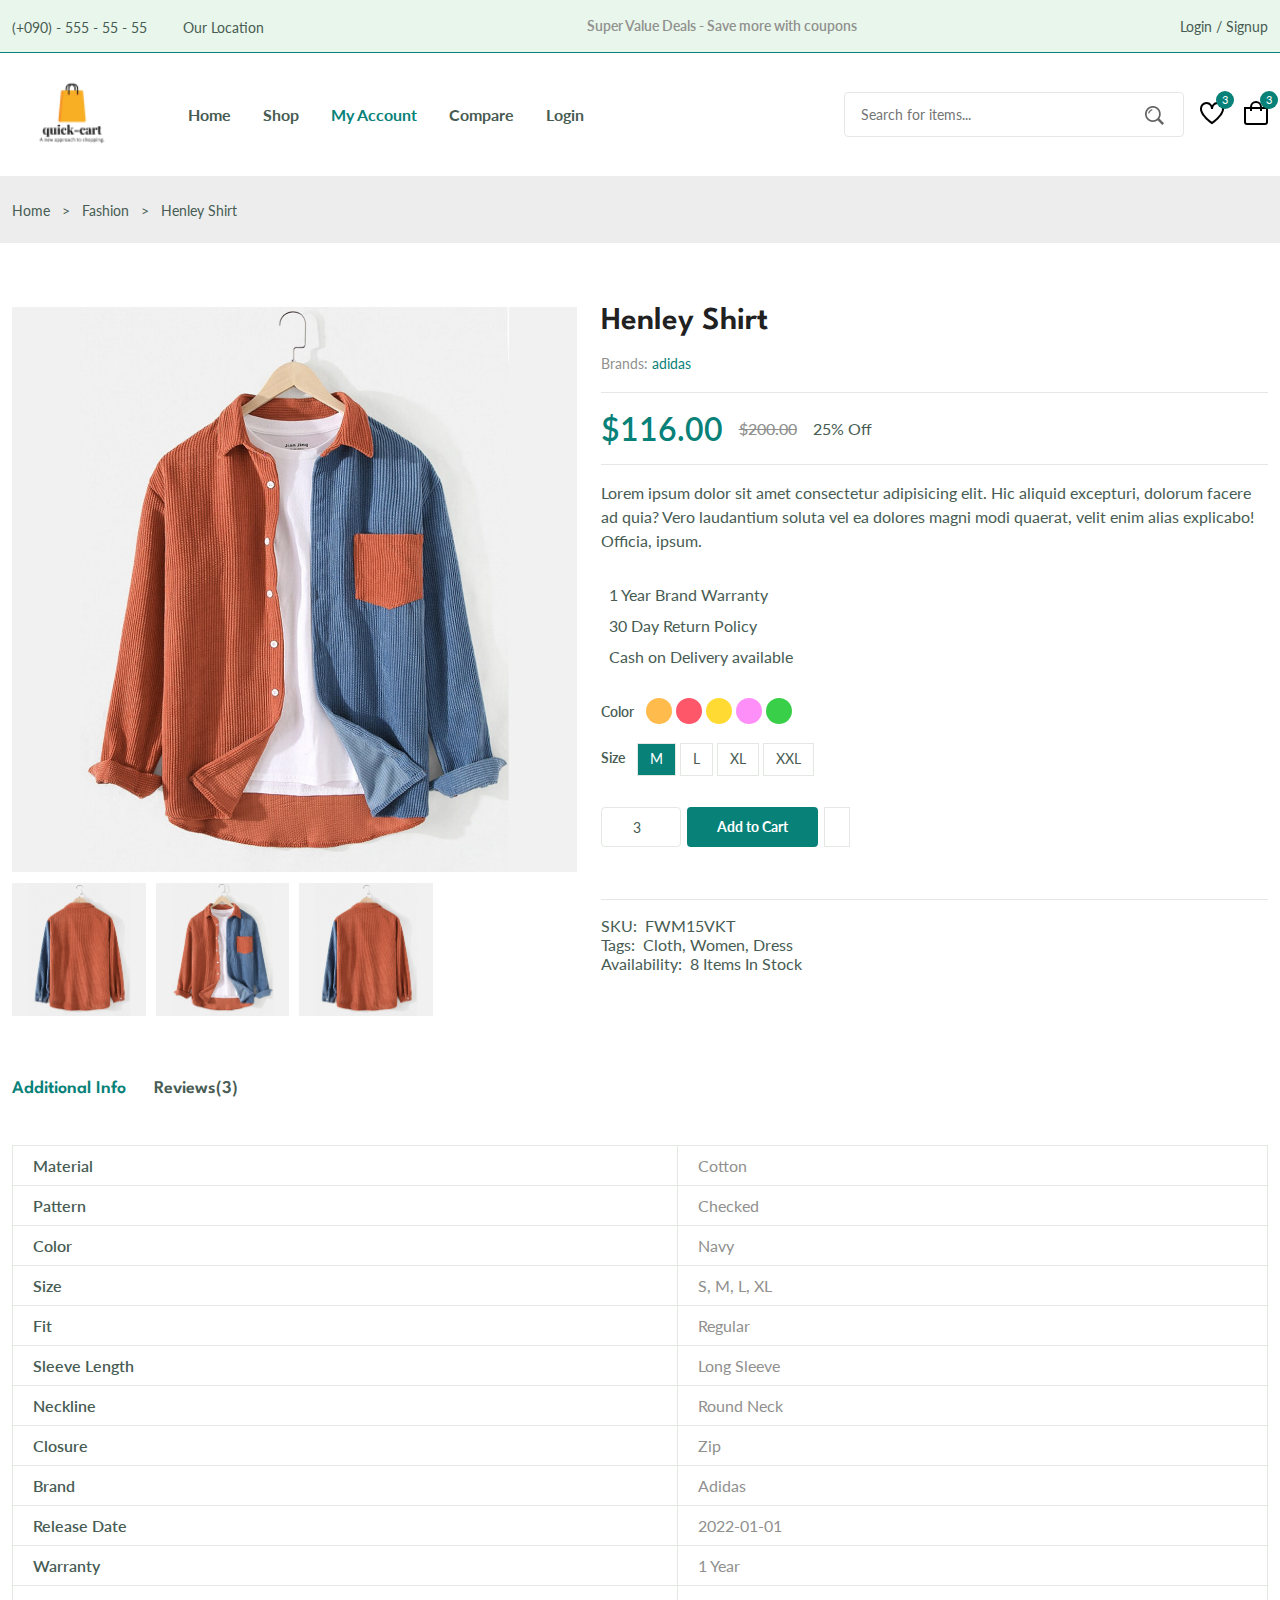
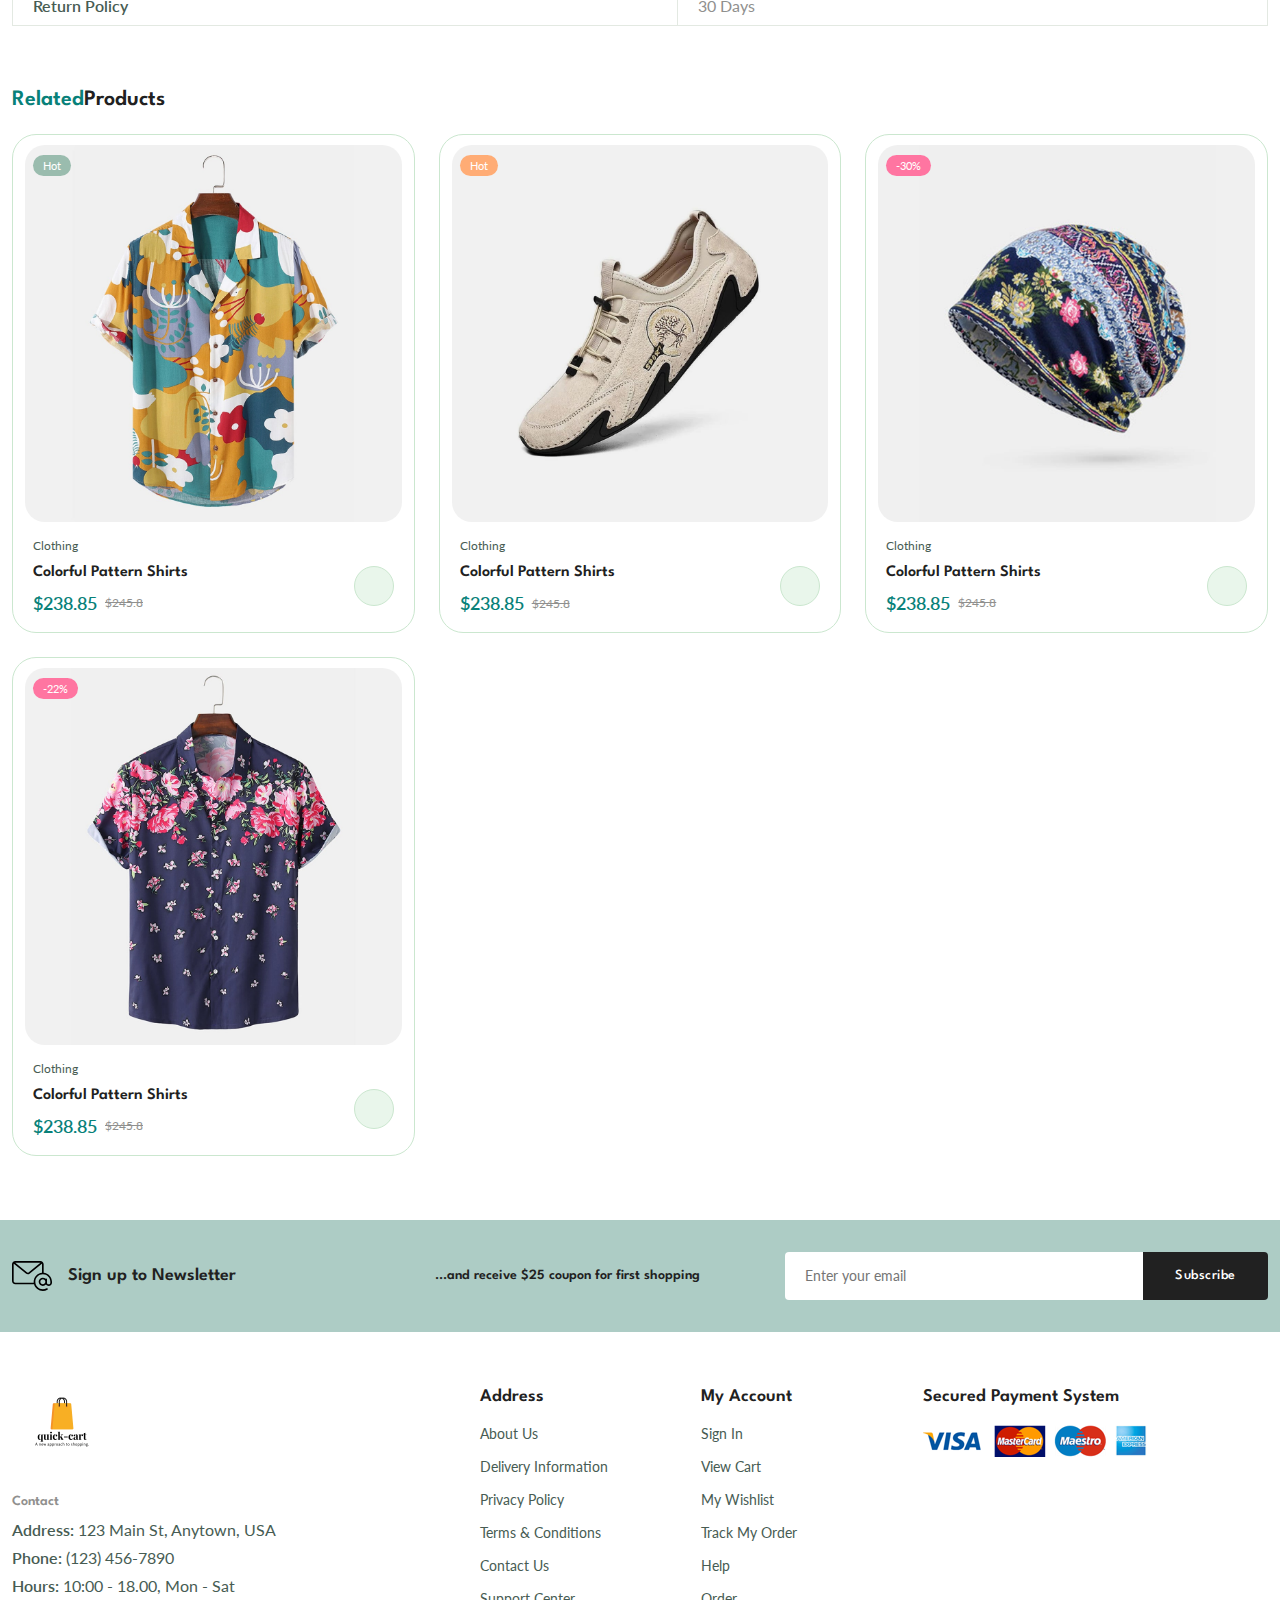
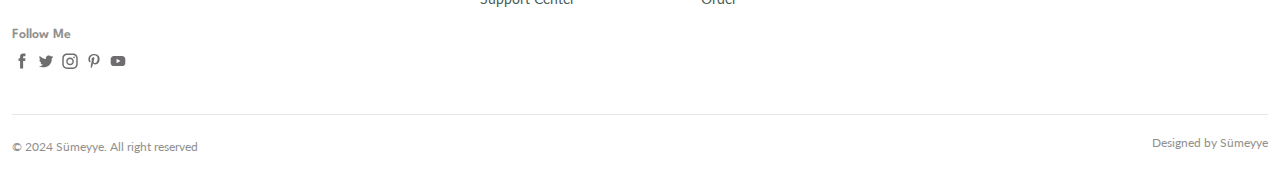
<file: details.html>
<!DOCTYPE html>
<html lang="en">
  <head>
    <meta charset="UTF-8" />
    <meta name="viewport" content="width=device-width, initial-scale=1.0" />

    <!--=============== FLATICON ===============-->
    <link
      rel="stylesheet"
      href="https://cdn-uicons.flaticon.com/2.6.0/uicons-regular-straight/css/uicons-regular-straight.css"
    />

    <!--=============== SWIPER CSS ===============-->
    <link
      rel="stylesheet"
      href="https://cdn.jsdelivr.net/npm/swiper@11/swiper-bundle.min.css"
    />

    <!--=============== CSS ===============-->
    <link rel="stylesheet" href="./assets/css/styles.css" />
    <title>Ecommerce Website</title>
  </head>
  <body>
    <!--=============== HEADER ===============-->
    <header class="header">
      <div class="header__top">
        <div class="header__container container">
          <div class="header__contact">
            <span>(+090) - 555 - 55 - 55</span>
            <span>Our Location</span>
          </div>
          <p class="header__alert-news">
            Super Value Deals - Save more with coupons
          </p>
          <a href="login-register.html" class="header__top-action">
            Login / Signup
          </a>
        </div>
      </div>

      <nav class="nav container">
        <a href="" class="nav__logo">
          <img src="assets/img/QUICK-CART.png" alt="" class="nav__logo-img" />
        </a>
        <div class="nav__menu" id="nav-menu">
          <ul class="nav__list">
            <li class="nav__item">
              <a href="index.html" class="nav__link">Home</a>
            </li>

            <li class="nav__item">
              <a href="shop.html" class="nav__link">Shop</a>
            </li>

            <li class="nav__item">
              <a href="accounts.html" class="nav__link active-link"
                >My Account</a
              >
            </li>

            <li class="nav__item">
              <a href="compare.html" class="nav__link">Compare</a>
            </li>

            <li class="nav__item">
              <a href="login-register.html" class="nav__link">Login</a>
            </li>
          </ul>
          <div class="header__search">
            <input
              type="text"
              placeholder="Search for items..."
              class="form__input"
            />
            <button class="search__btn">
              <img src="assets/img/search.png" alt="" />
            </button>
          </div>
        </div>
        <div class="header__user-actions">
          <a href="wishlist.html" class="header__action-btn">
            <img src="assets/img/icon-heart.svg" alt="" />
            <span class="count">3</span>
          </a>
          <a href="cart.html" class="header__action-btn">
            <img src="assets/img/icon-cart.svg" alt="" />
            <span class="count">3</span>
          </a>
        </div>
      </nav>
    </header>

    <!--=============== MAIN ===============-->
    <main class="main">
      <!--=============== BREADCRUMB ===============-->
      <section class="breadcrumb">
        <ul class="breadcrumb__list flex container">
          <li><a href="index.html" class="breadcrumb__link">Home</a></li>
          <li><span class="breadcrumb__link">></span></li>
          <li><span class="breadcrumb__link">Fashion</span></li>
          <li><span class="breadcrumb__link">></span></li>
          <li><span class="breadcrumb__link">Henley Shirt</span></li>
        </ul>
      </section>

      <!--=============== DETAILS ===============-->
      <section class="details section--lg">
        <div class="details__container container grid">
          <div class="details__group">
            <img
              src="./assets/img/product-8-1.jpg"
              alt=""
              class="details__img"
            />
            <div class="details__small-images grid">
              <img
                src="./assets/img/product-8-2.jpg"
                alt=""
                class="details__small-img"
              />
              <img
                src="./assets/img/product-8-1.jpg"
                alt=""
                class="details__small-img"
              />
              <img
                src="./assets/img/product-8-2.jpg"
                alt=""
                class="details__small-img"
              />
            </div>
          </div>

          <div class="details__group">
            <h3 class="details__title">Henley Shirt</h3>
            <p class="details__brand">Brands: <span>adidas</span></p>

            <div class="details__price flex">
              <span class="new__price">$116.00</span>
              <span class="old__price">$200.00</span>
              <span class="save__price">25% Off</span>
            </div>
            <p class="short__description">
              Lorem ipsum dolor sit amet consectetur adipisicing elit. Hic
              aliquid excepturi, dolorum facere ad quia? Vero laudantium soluta
              vel ea dolores magni modi quaerat, velit enim alias explicabo!
              Officia, ipsum.
            </p>

            <ul class="product__list">
              <li class="list__item flex">
                <i class="fi-rs-crown"></i> 1 Year Brand Warranty
              </li>
              <li class="list__item flex">
                <i class="fi-rs-refresh"></i> 30 Day Return Policy
              </li>
              <li class="list__item flex">
                <i class="fi-rs-credit-card"></i> Cash on Delivery available
              </li>
            </ul>
            <div class="details__color flex">
              <span class="details__color-title">Color</span>

              <ul class="color__list">
                <li>
                  <a
                    href="/"
                    class="color__link"
                    style="background-color: hsl(37, 100%, 65%)"
                  ></a>
                </li>
                <li>
                  <a
                    href="/"
                    class="color__link"
                    style="background-color: hsl(353, 100%, 67%)"
                  ></a>
                </li>
                <li>
                  <a
                    href="/"
                    class="color__link"
                    style="background-color: hsl(49, 100%, 60%)"
                  ></a>
                </li>
                <li>
                  <a
                    href="/"
                    class="color__link"
                    style="background-color: hsl(304, 100%, 78%)"
                  ></a>
                </li>
                <li>
                  <a
                    href="/"
                    class="color__link"
                    style="background-color: hsl(126, 61%, 52%)"
                  ></a>
                </li>
              </ul>
            </div>

            <div class="details__size flex">
              <span class="details__size-title">Size</span>

              <ul class="size__list">
                <li>
                  <a href="/" class="size__link size-active">M</a>
                </li>
                <li>
                  <a href="/" class="size__link">L</a>
                </li>
                <li>
                  <a href="/" class="size__link">XL</a>
                </li>
                <li>
                  <a href="/" class="size__link">XXL</a>
                </li>
              </ul>
            </div>

            <div class="details__action">
              <input type="number" class="quantity" value="3" />
              <a href="/" class="btn btn--sm">Add to Cart</a>
              <a href="/" class="details__action-btn">
                <i class="fi-rs-heart"></i>
              </a>
            </div>

            <ul class="details__meta">
              <li class="meta__list flex"><span>SKU: </span>FWM15VKT</li>
              <li class="meta__list flex">
                <span>Tags: </span>Cloth, Women, Dress
              </li>
              <li class="meta__list flex">
                <span>Availability: </span>8 Items In Stock
              </li>
            </ul>
          </div>
        </div>
      </section>

      <!--=============== DETAILS TAB ===============-->
      <section class="details__tab container">
        <div class="detail__tabs">
          <span class="detail__tab active-tab" data-target="#info">
            Additional Info
          </span>
          <span class="detail__tab" data-target="#reviews">Reviews(3)</span>
        </div>
        <div class="details__tabs-content">
          <div class="details__tab-content active-tab" content id="info">
            <table class="info__table">
              <tr>
                <th>Material</th>
                <td>Cotton</td>
              </tr>
              <tr>
                <th>Pattern</th>
                <td>Checked</td>
              </tr>
              <tr>
                <th>Color</th>
                <td>Navy</td>
              </tr>
              <tr>
                <th>Size</th>
                <td>S, M, L, XL</td>
              </tr>
              <tr>
                <th>Fit</th>
                <td>Regular</td>
              </tr>
              <tr>
                <th>Sleeve Length</th>
                <td>Long Sleeve</td>
              </tr>
              <tr>
                <th>Neckline</th>
                <td>Round Neck</td>
              </tr>
              <tr>
                <th>Closure</th>
                <td>Zip</td>
              </tr>
              <tr>
                <th>Brand</th>
                <td>Adidas</td>
              </tr>
              <tr>
                <th>Release Date</th>
                <td>2022-01-01</td>
              </tr>
              <tr>
                <th>Warranty</th>
                <td>1 Year</td>
              </tr>
              <tr>
                <th>Return Policy</th>
                <td>30 Days</td>
              </tr>
            </table>
          </div>

          <div class="details__tab-content" content id="reviews">
            <div class="reviews__container grid">
              <div class="review__single">
                <div>
                  <img
                    src="assets/img/avatar-1.jpg"
                    alt=""
                    class="review__img"
                  />
                  <h4 class="review__title">John Doe</h4>
                </div>
                <div class="review__data">
                  <div class="review__rating">
                    <i class="fi-rs-star"></i>
                    <i class="fi-rs-star"></i>
                    <i class="fi-rs-star"></i>
                    <i class="fi-rs-star"></i>
                    <i class="fi-rs-star"></i>
                  </div>

                  <p class="review__description">
                    Lorem ipsum dolor sit amet consectetur adipisicing elit.
                    Repellendus voluptatum cumque illum, cum deleniti quo!
                    Temporibus, repellendus. Quas, magnam.
                  </p>
                  <span class="review__date">
                    December 4, 2020 at 3:12 pm
                  </span>
                </div>
              </div>
              <div class="review__single">
                <div>
                  <img
                    src="assets/img/avatar-2.jpg"
                    alt=""
                    class="review__img"
                  />
                  <h4 class="review__title">Darcy Chan</h4>
                </div>
                <div class="review__data">
                  <div class="review__rating">
                    <i class="fi-rs-star"></i>
                    <i class="fi-rs-star"></i>
                    <i class="fi-rs-star"></i>
                    <i class="fi-rs-star"></i>
                    <i class="fi-rs-star"></i>
                  </div>

                  <p class="review__description">
                    Lorem ipsum dolor sit amet consectetur adipisicing elit.
                    Repellendus voluptatum cumque illum, cum deleniti quo!
                    Temporibus, repellendus. Quas, magnam.
                  </p>
                  <span class="review__date">
                    December 4, 2020 at 3:12 pm
                  </span>
                </div>
              </div>
              <div class="review__single">
                <div>
                  <img
                    src="assets/img/avatar-3.jpg"
                    alt=""
                    class="review__img"
                  />
                  <h4 class="review__title">Darcy Chan</h4>
                </div>
                <div class="review__data">
                  <div class="review__rating">
                    <i class="fi-rs-star"></i>
                    <i class="fi-rs-star"></i>
                    <i class="fi-rs-star"></i>
                    <i class="fi-rs-star"></i>
                    <i class="fi-rs-star"></i>
                  </div>

                  <p class="review__description">
                    Lorem ipsum dolor sit amet consectetur adipisicing elit.
                    Repellendus voluptatum cumque illum, cum deleniti quo!
                    Temporibus, repellendus. Quas, magnam.
                  </p>
                  <span class="review__date">
                    December 4, 2020 at 3:12 pm
                  </span>
                </div>
              </div>
            </div>
            <div class="review__form">
              <h4 class="review__form-title">Add a review</h4>
              <div class="rate__product">
                <i class="fi-rs-star"></i>
                <i class="fi-rs-star"></i>
                <i class="fi-rs-star"></i>
                <i class="fi-rs-star"></i>
                <i class="fi-rs-star"></i>
              </div>

              <form action="" class="form grid">
                <textarea
                  class="form__input textarea"
                  placeholder="Write a comment"
                ></textarea>
                <div class="form__group grid">
                  <input type="text" placeholder="Name" class="form__input" />
                  <input type="email" placeholder="Email" class="form__input" />
                </div>

                <div class="form__btn">
                  <button type="submit" class="btn">Submit Review</button>
                </div>
              </form>
            </div>
          </div>
        </div>
      </section>

      <!--=============== PRODUCTS ===============-->
      <section class="products container section--lg">
        <h3 class="section__title"><span>Related</span>Products</h3>
        <div class="products__container grid">
          <div class="product__item">
            <div class="product__banner">
              <a href="details.html" class="product__images">
                <img
                  src="assets/img/product-2-1.jpg"
                  alt=""
                  class="product__img default"
                />
                <img
                  src="assets/img/product-2-2.jpg"
                  alt=""
                  class="product__img hover"
                />
              </a>

              <div class="product__actions">
                <a href="#" class="action__btn" aria-label="Quick View">
                  <i class="fi fi-rs-eye"></i>
                </a>

                <a href="#" class="action__btn" aria-label="Add to Wishlist">
                  <i class="fi fi-rs-heart"></i>
                </a>

                <a href="#" class="action__btn" aria-label="Compare">
                  <i class="fi fi-rs-shuffle"></i>
                </a>
              </div>

              <div class="product__badge light-green">Hot</div>
            </div>
            <div class="product__content">
              <span class="product__category">Clothing</span>
              <a href="details.html">
                <h3 class="product__title">Colorful Pattern Shirts</h3>
              </a>
              <div class="product__rating">
                <i class="fi fi-rs-star"></i>
                <i class="fi fi-rs-star"></i>
                <i class="fi fi-rs-star"></i>
                <i class="fi fi-rs-star"></i>
                <i class="fi fi-rs-star"></i>
              </div>
              <div class="product__price flex">
                <span class="new__price">$238.85</span>
                <span class="old__price">$245.8</span>
              </div>
              <a
                href="#"
                class="action__btn cart__btn"
                aria-label="Add To Cart"
              >
                <i class="fi fi-rs-shopping-bag-add"></i>
              </a>
            </div>
          </div>
          <div class="product__item">
            <div class="product__banner">
              <a href="details.html" class="product__images">
                <img
                  src="assets/img/product-3-1.jpg"
                  alt=""
                  class="product__img default"
                />
                <img
                  src="assets/img/product-3-2.jpg"
                  alt=""
                  class="product__img hover"
                />
              </a>

              <div class="product__actions">
                <a href="#" class="action__btn" aria-label="Quick View">
                  <i class="fi fi-rs-eye"></i>
                </a>

                <a href="#" class="action__btn" aria-label="Add to Wishlist">
                  <i class="fi fi-rs-heart"></i>
                </a>

                <a href="#" class="action__btn" aria-label="Compare">
                  <i class="fi fi-rs-shuffle"></i>
                </a>
              </div>

              <div class="product__badge light-orange">Hot</div>
            </div>
            <div class="product__content">
              <span class="product__category">Clothing</span>
              <a href="details.html">
                <h3 class="product__title">Colorful Pattern Shirts</h3>
              </a>
              <div class="product__rating">
                <i class="fi fi-rs-star"></i>
                <i class="fi fi-rs-star"></i>
                <i class="fi fi-rs-star"></i>
                <i class="fi fi-rs-star"></i>
                <i class="fi fi-rs-star"></i>
              </div>
              <div class="product__price flex">
                <span class="new__price">$238.85</span>
                <span class="old__price">$245.8</span>
              </div>
              <a
                href="#"
                class="action__btn cart__btn"
                aria-label="Add To Cart"
              >
                <i class="fi fi-rs-shopping-bag-add"></i>
              </a>
            </div>
          </div>

          <div class="product__item">
            <div class="product__banner">
              <a href="details.html" class="product__images">
                <img
                  src="assets/img/product-5-1.jpg"
                  alt=""
                  class="product__img default"
                />
                <img
                  src="assets/img/product-5-2.jpg"
                  alt=""
                  class="product__img hover"
                />
              </a>

              <div class="product__actions">
                <a href="#" class="action__btn" aria-label="Quick View">
                  <i class="fi fi-rs-eye"></i>
                </a>

                <a href="#" class="action__btn" aria-label="Add to Wishlist">
                  <i class="fi fi-rs-heart"></i>
                </a>

                <a href="#" class="action__btn" aria-label="Compare">
                  <i class="fi fi-rs-shuffle"></i>
                </a>
              </div>

              <div class="product__badge light-pink">-30%</div>
            </div>
            <div class="product__content">
              <span class="product__category">Clothing</span>
              <a href="details.html">
                <h3 class="product__title">Colorful Pattern Shirts</h3>
              </a>
              <div class="product__rating">
                <i class="fi fi-rs-star"></i>
                <i class="fi fi-rs-star"></i>
                <i class="fi fi-rs-star"></i>
                <i class="fi fi-rs-star"></i>
                <i class="fi fi-rs-star"></i>
              </div>
              <div class="product__price flex">
                <span class="new__price">$238.85</span>
                <span class="old__price">$245.8</span>
              </div>
              <a
                href="#"
                class="action__btn cart__btn"
                aria-label="Add To Cart"
              >
                <i class="fi fi-rs-shopping-bag-add"></i>
              </a>
            </div>
          </div>
          <div class="product__item">
            <div class="product__banner">
              <a href="details.html" class="product__images">
                <img
                  src="assets/img/product-6-1.jpg"
                  alt=""
                  class="product__img default"
                />
                <img
                  src="assets/img/product-6-2.jpg"
                  alt=""
                  class="product__img hover"
                />
              </a>

              <div class="product__actions">
                <a href="#" class="action__btn" aria-label="Quick View">
                  <i class="fi fi-rs-eye"></i>
                </a>

                <a href="#" class="action__btn" aria-label="Add to Wishlist">
                  <i class="fi fi-rs-heart"></i>
                </a>

                <a href="#" class="action__btn" aria-label="Compare">
                  <i class="fi fi-rs-shuffle"></i>
                </a>
              </div>

              <div class="product__badge light-pink">-22%</div>
            </div>
            <div class="product__content">
              <span class="product__category">Clothing</span>
              <a href="details.html">
                <h3 class="product__title">Colorful Pattern Shirts</h3>
              </a>
              <div class="product__rating">
                <i class="fi fi-rs-star"></i>
                <i class="fi fi-rs-star"></i>
                <i class="fi fi-rs-star"></i>
                <i class="fi fi-rs-star"></i>
                <i class="fi fi-rs-star"></i>
              </div>
              <div class="product__price flex">
                <span class="new__price">$238.85</span>
                <span class="old__price">$245.8</span>
              </div>
              <a
                href="#"
                class="action__btn cart__btn"
                aria-label="Add To Cart"
              >
                <i class="fi fi-rs-shopping-bag-add"></i>
              </a>
            </div>
          </div>
      
        </div>
      </section>

      <!--=============== NEWSLETTER ===============-->
      <section class="newsletter section ">
        <div class="newsletter__container container grid">
          <h3 class="newsletter__title flex">
            <img
              src="assets/img/icon-email.svg"
              alt=""
              class="newsletter__icon"
            />
            Sign up to Newsletter
          </h3>

          <p class="newsletter__description">
            ...and receive $25 coupon for first shopping
          </p>

          <form action="" class="newsletter__form">
            <input
              type="text"
              placeholder="Enter your email"
              class="newsletter__input"
            />
            <button type="submit" class="newsletter__btn">Subscribe</button>
          </form>
        </div>
      </section>
    </main>

    <!--=============== FOOTER ===============-->
    <footer class="footer container">
      <div class="footer__container grid">
        <div class="footer__content">
          <a href="index.html" class="footer__logo">
            <img
              src="assets/img/QUICK-CART.png"
              alt=""
              class="footer__logo-i"
            />
          </a>

          <h4 class="footer__subtitle">Contact</h4>
          <p class="footer__description">
            <span>Address:</span> 123 Main St, Anytown, USA
          </p>
          <p class="footer__description"><span>Phone:</span> (123) 456-7890</p>
          <p class="footer__description">
            <span>Hours:</span> 10:00 - 18.00, Mon - Sat
          </p>

          <div class="footer__social">
            <h4 class="footer__subtitle">Follow Me</h4>
            <div class="footer__social-links flex">
              <a href="">
                <img
                  src="assets/img/icon-facebook.svg"
                  alt=""
                  class="footer__social-icon"
                />
              </a>
              <a href="">
                <img
                  src="assets/img/icon-twitter.svg"
                  alt=""
                  class="footer__social-icon"
                />
              </a>
              <a href="">
                <img
                  src="assets/img/icon-instagram.svg"
                  alt=""
                  class="footer__social-icon"
                />
              </a>

              <a href="">
                <img
                  src="assets/img/icon-pinterest.svg"
                  alt=""
                  class="footer__social-icon"
                />
              </a>

              <a href="">
                <img
                  src="assets/img/icon-youtube.svg"
                  alt=""
                  class="footer__social-icon"
                />
              </a>
            </div>
          </div>
        </div>

        <div class="footer__content">
          <h3 class="footer__title">Address</h3>

          <ul class="footer__links">
            <li><a href="" class="footer__link">About Us</a></li>
            <li><a href="" class="footer__link">Delivery Information</a></li>
            <li><a href="" class="footer__link">Privacy Policy</a></li>
            <li><a href="" class="footer__link">Terms & Conditions</a></li>
            <li><a href="" class="footer__link">Contact Us</a></li>
            <li><a href="" class="footer__link">Support Center</a></li>
          </ul>
        </div>

        <div class="footer__content">
          <h3 class="footer__title">My Account</h3>

          <ul class="footer__links">
            <li><a href="" class="footer__link">Sign In</a></li>
            <li><a href="" class="footer__link">View Cart</a></li>
            <li><a href="" class="footer__link">My Wishlist</a></li>
            <li><a href="" class="footer__link">Track My Order</a></li>
            <li><a href="" class="footer__link">Help</a></li>
            <li><a href="" class="footer__link">Order</a></li>
          </ul>
        </div>

        <div class="footer__content">
          <h3 class="footer__title">Secured Payment System</h3>

          <img
            src="assets/img/payment-method.png"
            alt=""
            class="payment__img"
          />
        </div>
      </div>
      <div class="footer__bottom">
        <p class="copyright">&copy; 2024 Sümeyye. All right reserved</p>
        <span class="designer">Designed by Sümeyye</span>
      </div>
    </footer>

    <!--=============== SWIPER JS ===============-->
    <script src="https://cdn.jsdelivr.net/npm/swiper@11/swiper-bundle.min.js"></script>

    <!--=============== MAIN JS ===============-->
    <script src="assets/js/main.js"></script>
  </body>
</html>
</file>
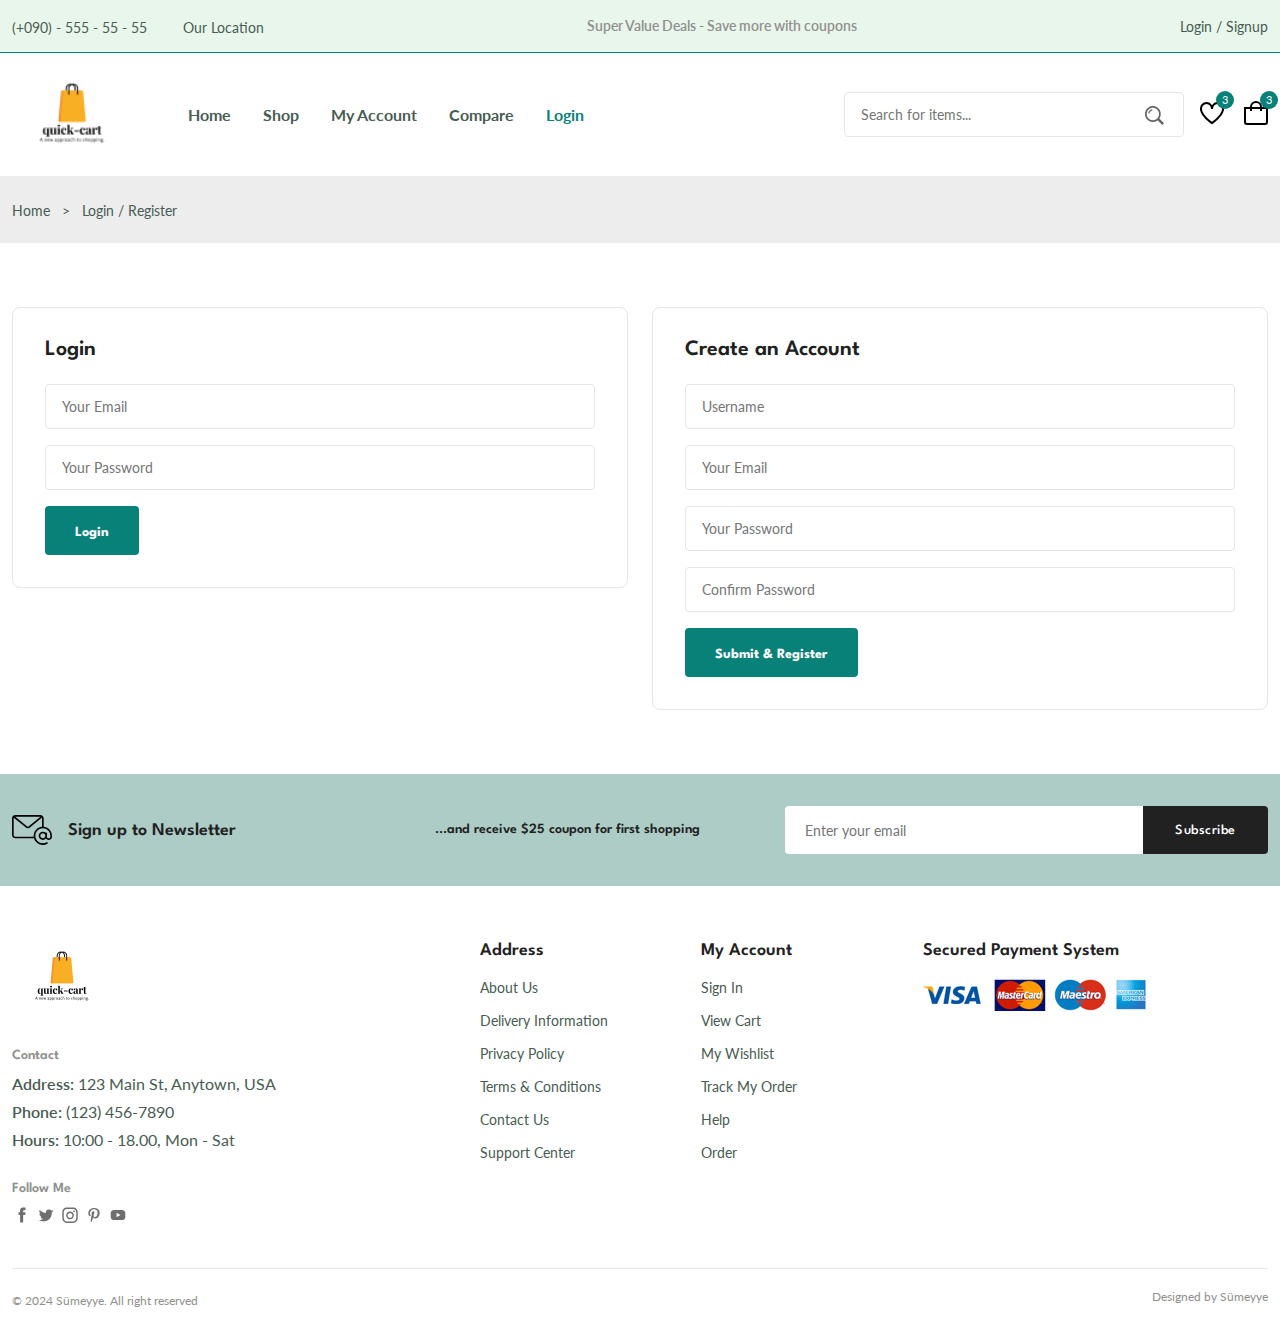
<file: login-register.html>
<!DOCTYPE html>
<html lang="en">
  <head>
    <meta charset="UTF-8" />
    <meta name="viewport" content="width=device-width, initial-scale=1.0" />
    <!--=============== FLATICON ===============-->
    <link
      rel="stylesheet"
      href="https://cdn-uicons.flaticon.com/2.6.0/uicons-regular-straight/css/uicons-regular-straight.css"
    />
    <!--=============== SWIPER CSS ===============-->
    <link
      rel="stylesheet"
      href="https://cdn.jsdelivr.net/npm/swiper@11/swiper-bundle.min.css"
    />
    <!--=============== CSS ===============-->
    <link rel="stylesheet" href="./assets/css/styles.css" />

    <title>Ecommerce Website</title>
  </head>
  <body>
    <!--=============== HEADER ===============-->
    <header class="header">
      <div class="header__top">
        <div class="header__container container">
          <div class="header__contact">
            <span>(+090) - 555 - 55 - 55</span>
            <span>Our Location</span>
          </div>
          <p class="header__alert-news">
            Super Value Deals - Save more with coupons
          </p>
          <a href="login-register.html" class="header__top-action">
            Login / Signup
          </a>
        </div>
      </div>

      <nav class="nav container">
        <a href="" class="nav__logo">
          <img src="assets/img/QUICK-CART.png" alt="" class="nav__logo-img" />
        </a>
        <div class="nav__menu" id="nav-menu">
          <ul class="nav__list">
            <li class="nav__item">
              <a href="index.html" class="nav__link">Home</a>
            </li>

            <li class="nav__item">
              <a href="shop.html" class="nav__link">Shop</a>
            </li>

            <li class="nav__item">
              <a href="accounts.html" class="nav__link">My Account</a>
            </li>

            <li class="nav__item">
              <a href="compare.html" class="nav__link">Compare</a>
            </li>

            <li class="nav__item">
              <a href="login-register.html" class="nav__link active-link"
                >Login</a
              >
            </li>
          </ul>
          <div class="header__search">
            <input
              type="text"
              placeholder="Search for items..."
              class="form__input"
            />
            <button class="search__btn">
              <img src="assets/img/search.png" alt="" />
            </button>
          </div>
        </div>
        <div class="header__user-actions">
          <a href="wishlist.html" class="header__action-btn">
            <img src="assets/img/icon-heart.svg" alt="" />
            <span class="count">3</span>
          </a>
          <a href="cart.html" class="header__action-btn">
            <img src="assets/img/icon-cart.svg" alt="" />
            <span class="count">3</span>
          </a>
        </div>
      </nav>
    </header>

    <!--=============== MAIN ===============-->
    <main class="main">
      <!--=============== BREADCRUMB ===============-->
      <section class="breadcrumb">
        <ul class="breadcrumb__list flex container">
          <li><a href="index.html" class="breadcrumb__link">Home</a></li>
          <li><span class="breadcrumb__link">></span></li>
          <li><span class="breadcrumb__link">Login / Register </span></li>
        </ul>
      </section>

      <!--=============== LOGIN-REGISTER ===============-->
      <section class="login-register section--lg">
        <div class="login-register__container container grid">
          <div class="login">
            <h3 class="section__title">Login</h3>
            <form action="" class="form grid">
              <input
                type="email"
                placeholder="Your Email"
                class="form__input"
              />
              <input
                type="password"
                placeholder="Your Password"
                class="form__input"
              />
              <div class="form__btn">
                <button type="submit" class="btn">Login</button>
              </div>
            </form>
          </div>
          <div class="register">
            <h3 class="section__title">Create an Account</h3>
            <form action="" class="form grid">
              <input type="text" placeholder="Username" class="form__input" />
              <input
                type="email"
                placeholder="Your Email"
                class="form__input"
              />
              <input
                type="password"
                placeholder="Your Password"
                class="form__input"
              />
              <input
                type="password"
                placeholder="Confirm Password"
                class="form__input"
              />
              <div class="form__btn">
                <button type="submit" class="btn">Submit & Register</button>
              </div>
            </form>
          </div>
        </div>
      </section>

      <!--=============== NEWSLETTER ===============-->
      <section class="newsletter section">
        <div class="newsletter__container container grid">
          <h3 class="newsletter__title flex">
            <img
              src="assets/img/icon-email.svg"
              alt=""
              class="newsletter__icon"
            />
            Sign up to Newsletter
          </h3>

          <p class="newsletter__description">
            ...and receive $25 coupon for first shopping
          </p>

          <form action="" class="newsletter__form">
            <input
              type="text"
              placeholder="Enter your email"
              class="newsletter__input"
            />
            <button type="submit" class="newsletter__btn">Subscribe</button>
          </form>
        </div>
      </section>
    </main>

    <!--=============== FOOTER ===============-->
    <footer class="footer container">
      <div class="footer__container grid">
        <div class="footer__content">
          <a href="index.html" class="footer__logo">
            <img
              src="assets/img/QUICK-CART.png"
              alt=""
              class="footer__logo-i"
            />
          </a>

          <h4 class="footer__subtitle">Contact</h4>
          <p class="footer__description">
            <span>Address:</span> 123 Main St, Anytown, USA
          </p>
          <p class="footer__description"><span>Phone:</span> (123) 456-7890</p>
          <p class="footer__description">
            <span>Hours:</span> 10:00 - 18.00, Mon - Sat
          </p>

          <div class="footer__social">
            <h4 class="footer__subtitle">Follow Me</h4>
            <div class="footer__social-links flex">
              <a href="">
                <img
                  src="assets/img/icon-facebook.svg"
                  alt=""
                  class="footer__social-icon"
                />
              </a>
              <a href="">
                <img
                  src="assets/img/icon-twitter.svg"
                  alt=""
                  class="footer__social-icon"
                />
              </a>
              <a href="">
                <img
                  src="assets/img/icon-instagram.svg"
                  alt=""
                  class="footer__social-icon"
                />
              </a>

              <a href="">
                <img
                  src="assets/img/icon-pinterest.svg"
                  alt=""
                  class="footer__social-icon"
                />
              </a>

              <a href="">
                <img
                  src="assets/img/icon-youtube.svg"
                  alt=""
                  class="footer__social-icon"
                />
              </a>
            </div>
          </div>
        </div>

        <div class="footer__content">
          <h3 class="footer__title">Address</h3>

          <ul class="footer__links">
            <li><a href="" class="footer__link">About Us</a></li>
            <li><a href="" class="footer__link">Delivery Information</a></li>
            <li><a href="" class="footer__link">Privacy Policy</a></li>
            <li><a href="" class="footer__link">Terms & Conditions</a></li>
            <li><a href="" class="footer__link">Contact Us</a></li>
            <li><a href="" class="footer__link">Support Center</a></li>
          </ul>
        </div>

        <div class="footer__content">
          <h3 class="footer__title">My Account</h3>

          <ul class="footer__links">
            <li><a href="" class="footer__link">Sign In</a></li>
            <li><a href="" class="footer__link">View Cart</a></li>
            <li><a href="" class="footer__link">My Wishlist</a></li>
            <li><a href="" class="footer__link">Track My Order</a></li>
            <li><a href="" class="footer__link">Help</a></li>
            <li><a href="" class="footer__link">Order</a></li>
          </ul>
        </div>

        <div class="footer__content">
          <h3 class="footer__title">Secured Payment System</h3>

          <img
            src="assets/img/payment-method.png"
            alt=""
            class="payment__img"
          />
        </div>
      </div>
      <div class="footer__bottom">
        <p class="copyright">&copy; 2024 Sümeyye. All right reserved</p>
        <span class="designer">Designed by Sümeyye</span>
      </div>
    </footer>

    <!--=============== SWIPER JS ===============-->
    <script src="https://cdn.jsdelivr.net/npm/swiper@11/swiper-bundle.min.js"></script>

    <!--=============== MAIN JS ===============-->
    <script src="assets/js/main.js"></script>
  </body>
</html>
</file>
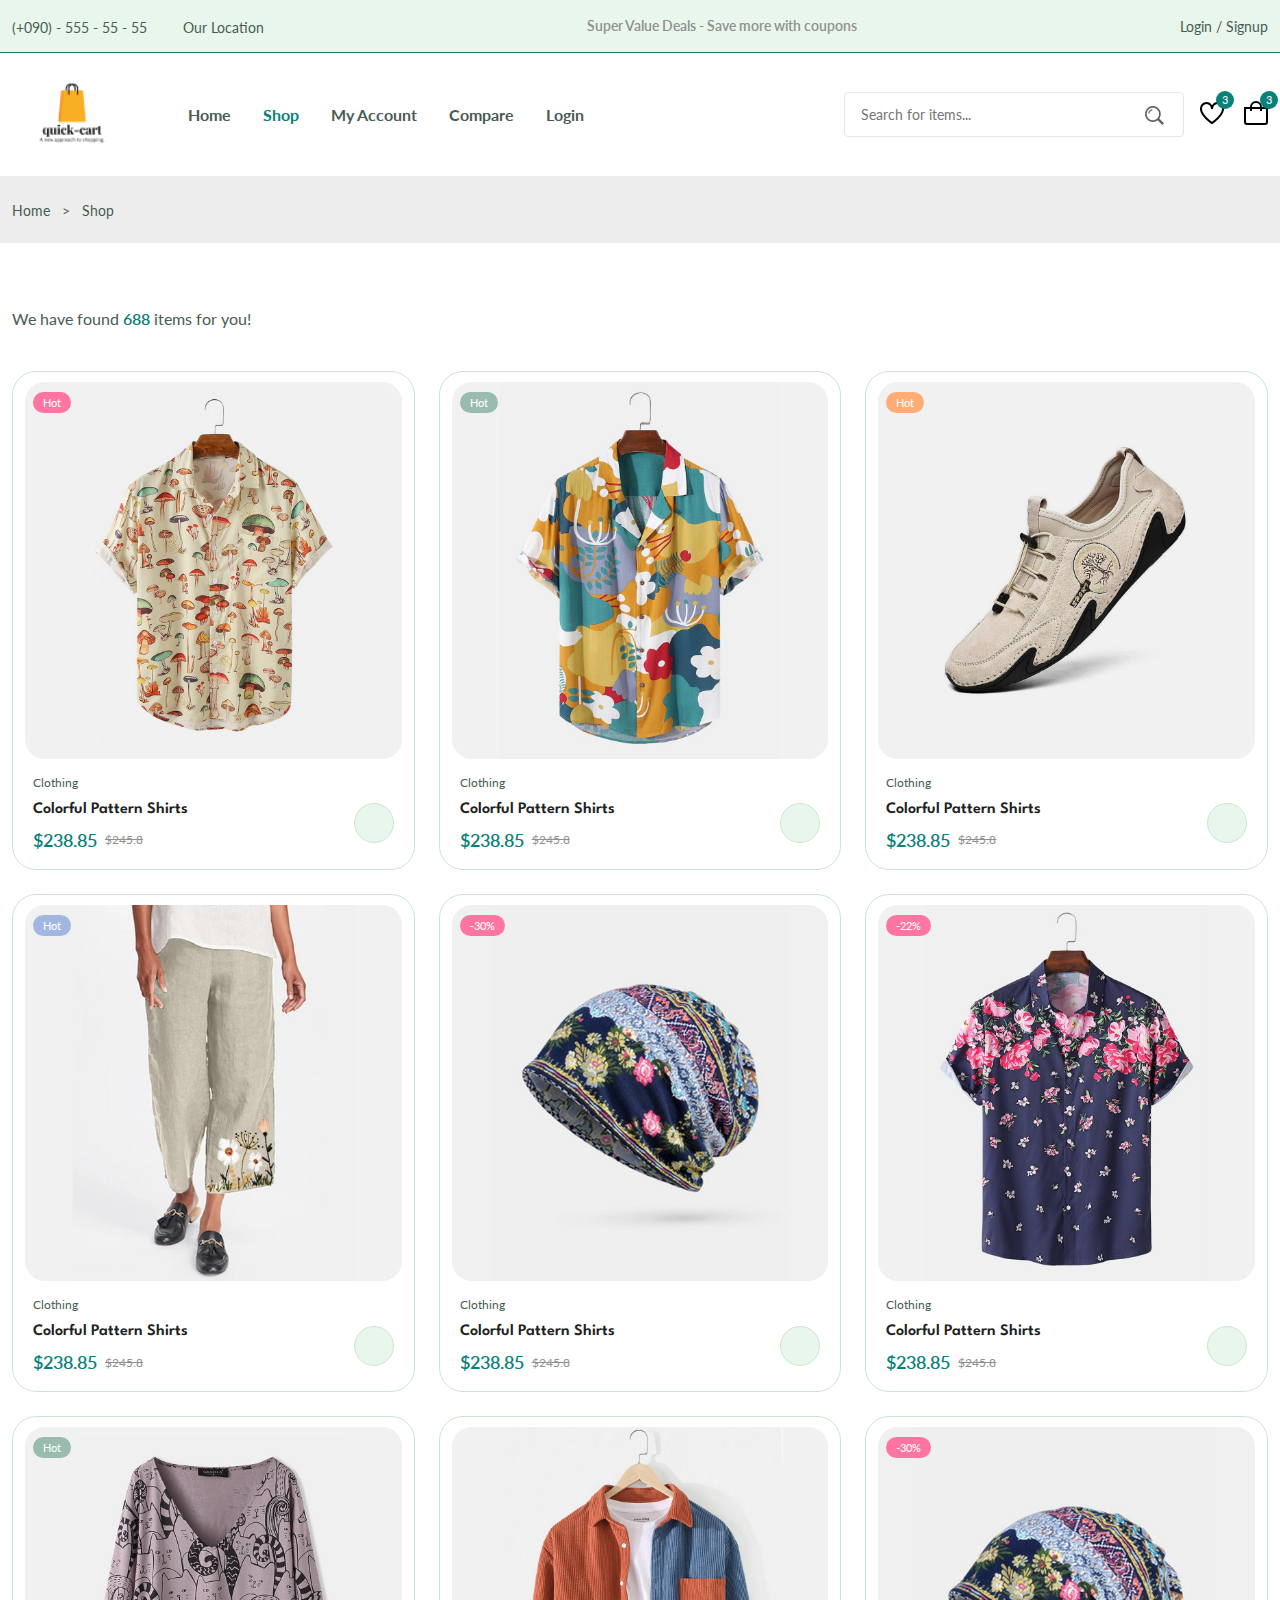
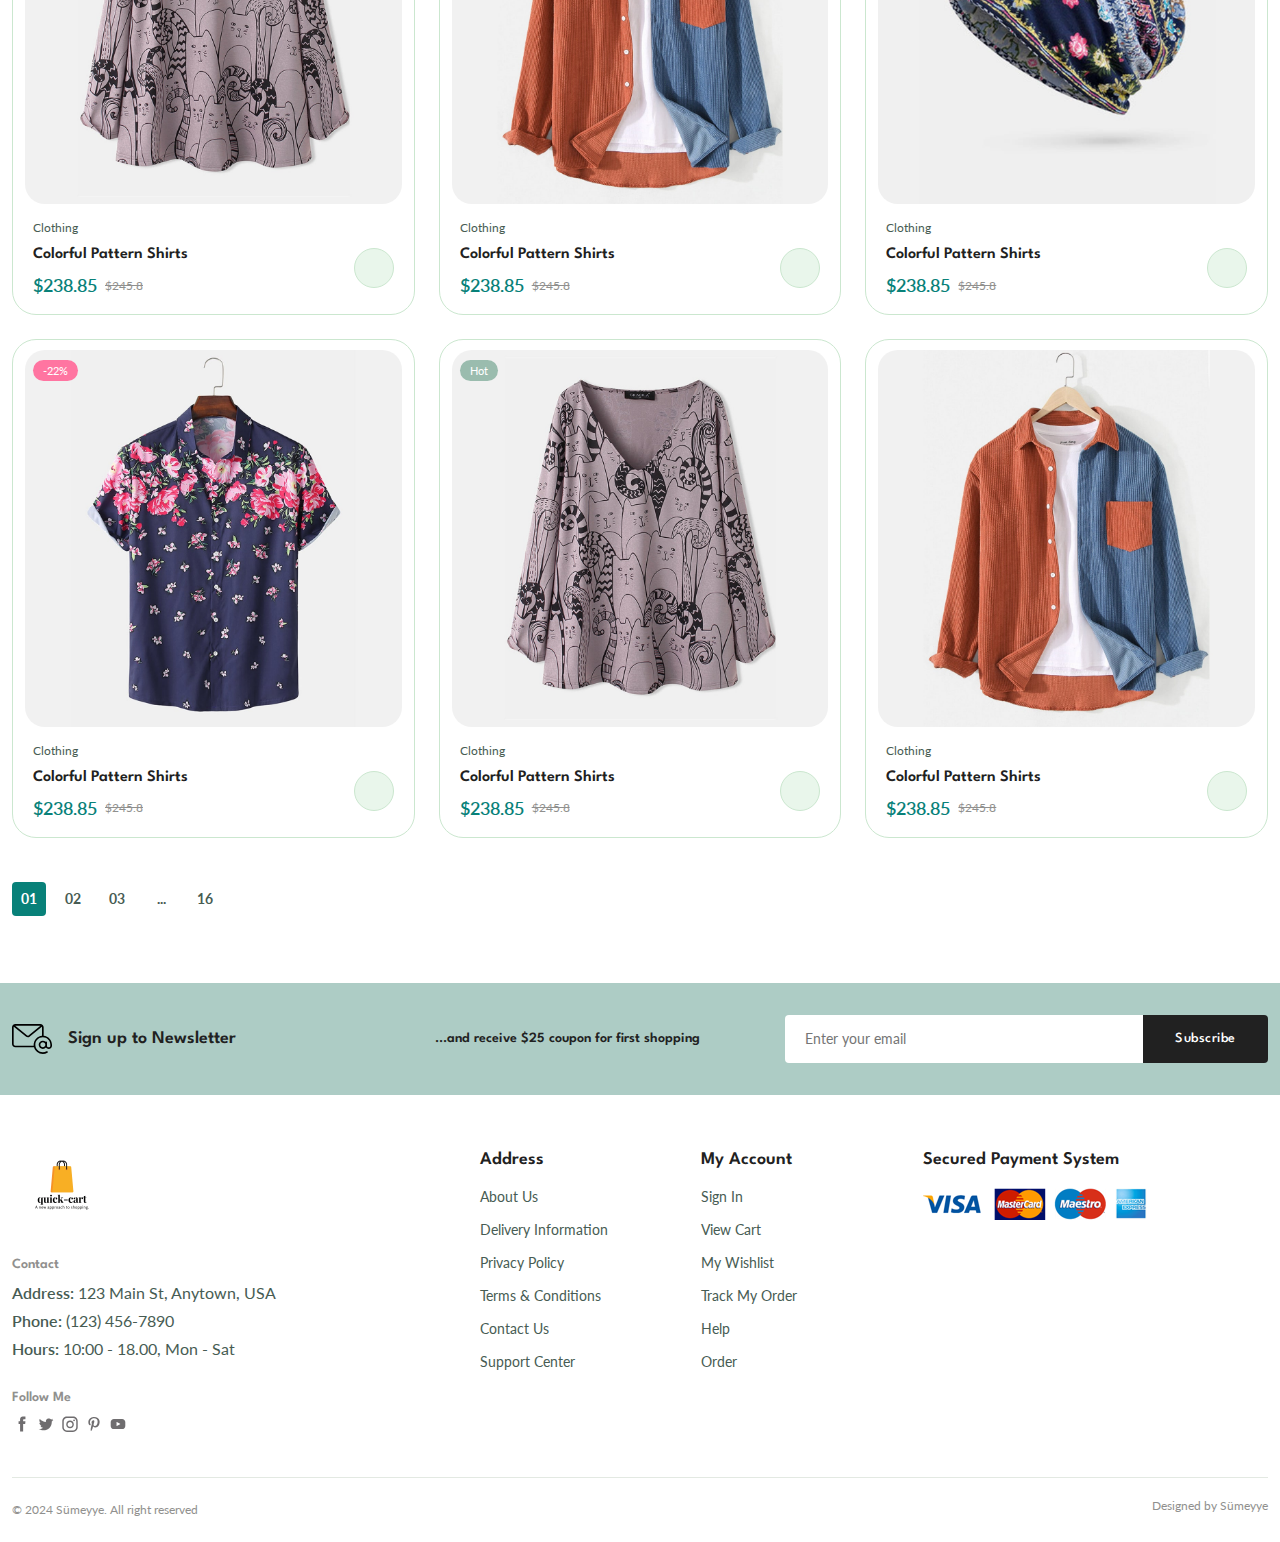
<file: shop.html>
<!DOCTYPE html>
<html lang="en">
  <head>
    <meta charset="UTF-8" />
    <meta name="viewport" content="width=device-width, initial-scale=1.0" />

    <!--=============== FLATICON ===============-->
    <link rel='stylesheet' href='https://cdn-uicons.flaticon.com/2.6.0/uicons-regular-straight/css/uicons-regular-straight.css'>

    <!--=============== SWIPER CSS ===============-->
    <link  rel="stylesheet" href="https://cdn.jsdelivr.net/npm/swiper@11/swiper-bundle.min.css"/>

    <!--=============== CSS ===============-->
    <link rel="stylesheet" href="./assets/css/styles.css" />

    <title>Ecommerce Website</title>
  </head>
  <body>
    <!--=============== HEADER ===============-->
    <header class="header">
      <div class="header__top">
        <div class="header__container container" >
          <div class="header__contact">
            <span>(+090) - 555 - 55 - 55</span>
            <span>Our Location</span>
          </div>
          <p class="header__alert-news">
            Super Value Deals - Save more with coupons
          </p>
          <a href="login-register.html" class="header__top-action">
            Login / Signup
          </a>
        </div>

      </div>

      <nav class="nav container">
        <a href="" class="nav__logo">
          <img src="assets/img/QUICK-CART.png" alt="" class="nav__logo-img">
        </a>
        <div class="nav__menu" id="nav-menu">
          <ul class="nav__list">
            <li class="nav__item">
              <a href="index.html" class="nav__link ">Home</a>
            </li>

            <li class="nav__item">
              <a href="shop.html" class="nav__link active-link">Shop</a>
            </li>

            <li class="nav__item">
              <a href="accounts.html" class="nav__link">My Account</a>
            </li>

            <li class="nav__item">
              <a href="compare.html" class="nav__link">Compare</a>
            </li>

            <li class="nav__item">
              <a href="login-register.html" class="nav__link">Login</a>
            </li>
          </ul>
          <div class="header__search">
            <input type="text" placeholder="Search for items..." class="form__input">
            <button class="search__btn">
              <img src="assets/img/search.png" alt="">
            </button>
            
          </div>          
        </div>
        <div class="header__user-actions">
          <a href="wishlist.html" class="header__action-btn">
            <img src="assets/img/icon-heart.svg" alt="">
            <span class="count">3</span>
          </a>
          <a href="cart.html" class="header__action-btn">
            <img src="assets/img/icon-cart.svg" alt="">
            <span class="count">3</span>
          </a>
        </div>
      </nav>
    </header>

    <!--=============== MAIN ===============-->
    <main class="main">
      <!--=============== BREADCRUMB ===============-->
      <section class="breadcrumb">
        <ul class="breadcrumb__list flex container">
          <li><a href="index.html" class="breadcrumb__link">Home</a></li>
          <li><span class="breadcrumb__link">></span></li>
          <li><span class="breadcrumb__link">Shop</span></li>
        </ul>
      </section>

      <!--=============== PRODUCTS ===============-->
      <section class="products section--lg container">
        <p class="total__products">We have found  <span>688</span> items for you! </p>
        <div class="products__container grid">
          <div class="product__item">
            <div class="product__banner">
                <a href="details.html" class="product__images">
                  <img src="assets/img/product-1-1.jpg" alt="" class="product__img default">
                  <img src="assets/img/product-1-2.jpg" alt="" class="product__img hover">
                </a> 
                
                <div class="product__actions">
                  <a href="#" class="action__btn" aria-label="Quick View">
                    <i class="fi fi-rs-eye"></i>
                  </a>

                  <a href="#" class="action__btn" aria-label="Add to Wishlist">
                    <i class="fi fi-rs-heart"></i>
                  </a>

                  <a href="#" class="action__btn" aria-label="Compare">
                    <i class="fi fi-rs-shuffle"></i>
                  </a>
                </div>

                <div class="product__badge light-pink">Hot</div>
            </div>
            <div class="product__content">
              <span class="product__category">Clothing</span>
              <a href="details.html">
                <h3 class="product__title">Colorful Pattern Shirts</h3>
              </a>
              <div class="product__rating">
                <i class="fi fi-rs-star"></i>
                <i class="fi fi-rs-star"></i>
                <i class="fi fi-rs-star"></i>
                <i class="fi fi-rs-star"></i>
                <i class="fi fi-rs-star"></i>
              </div>
              <div class="product__price flex">
                <span class="new__price">$238.85</span>
                <span class="old__price">$245.8</span>
              </div>
              <a href="#" class="action__btn cart__btn" aria-label="Add To Cart">
                <i class="fi fi-rs-shopping-bag-add"></i>
              </a>
            </div>
          </div>
          <div class="product__item">
            <div class="product__banner">
                <a href="details.html" class="product__images">
                  <img src="assets/img/product-2-1.jpg" alt="" class="product__img default">
                  <img src="assets/img/product-2-2.jpg" alt="" class="product__img hover">
                </a> 
                
                <div class="product__actions">
                  <a href="#" class="action__btn" aria-label="Quick View">
                    <i class="fi fi-rs-eye"></i>
                  </a>

                  <a href="#" class="action__btn" aria-label="Add to Wishlist">
                    <i class="fi fi-rs-heart"></i>
                  </a>

                  <a href="#" class="action__btn" aria-label="Compare">
                    <i class="fi fi-rs-shuffle"></i>
                  </a>
                </div>

                <div class="product__badge light-green">Hot</div>                </div>
            <div class="product__content">
              <span class="product__category">Clothing</span>
              <a href="details.html">
                <h3 class="product__title">Colorful Pattern Shirts</h3>
              </a>
              <div class="product__rating">
                <i class="fi fi-rs-star"></i>
                <i class="fi fi-rs-star"></i>
                <i class="fi fi-rs-star"></i>
                <i class="fi fi-rs-star"></i>
                <i class="fi fi-rs-star"></i>
              </div>
              <div class="product__price flex">
                <span class="new__price">$238.85</span>
                <span class="old__price">$245.8</span>
              </div>
              <a href="#" class="action__btn cart__btn" aria-label="Add To Cart">
                <i class="fi fi-rs-shopping-bag-add"></i>
              </a>
            </div>
          </div>
          <div class="product__item">
            <div class="product__banner">
                <a href="details.html" class="product__images">
                  <img src="assets/img/product-3-1.jpg" alt="" class="product__img default">
                  <img src="assets/img/product-3-2.jpg" alt="" class="product__img hover">
                </a> 
                
                <div class="product__actions">
                  <a href="#" class="action__btn" aria-label="Quick View">
                    <i class="fi fi-rs-eye"></i>
                  </a>

                  <a href="#" class="action__btn" aria-label="Add to Wishlist">
                    <i class="fi fi-rs-heart"></i>
                  </a>

                  <a href="#" class="action__btn" aria-label="Compare">
                    <i class="fi fi-rs-shuffle"></i>
                  </a>
                </div>

                <div class="product__badge light-orange">Hot</div>              
            </div>
            <div class="product__content">
              <span class="product__category">Clothing</span>
              <a href="details.html">
                <h3 class="product__title">Colorful Pattern Shirts</h3>
              </a>
              <div class="product__rating">
                <i class="fi fi-rs-star"></i>
                <i class="fi fi-rs-star"></i>
                <i class="fi fi-rs-star"></i>
                <i class="fi fi-rs-star"></i>
                <i class="fi fi-rs-star"></i>
              </div>
              <div class="product__price flex">
                <span class="new__price">$238.85</span>
                <span class="old__price">$245.8</span>
              </div>
              <a href="#" class="action__btn cart__btn" aria-label="Add To Cart">
                <i class="fi fi-rs-shopping-bag-add"></i>
              </a>
            </div>
          </div>
          <div class="product__item">
            <div class="product__banner">
                <a href="details.html" class="product__images">
                  <img src="assets/img/product-4-1.jpg" alt="" class="product__img default">
                  <img src="assets/img/product-4-2.jpg" alt="" class="product__img hover">
                </a> 
                
                <div class="product__actions">
                  <a href="#" class="action__btn" aria-label="Quick View">
                    <i class="fi fi-rs-eye"></i>
                  </a>

                  <a href="#" class="action__btn" aria-label="Add to Wishlist">
                    <i class="fi fi-rs-heart"></i>
                  </a>

                  <a href="#" class="action__btn" aria-label="Compare">
                    <i class="fi fi-rs-shuffle"></i>
                  </a>
                </div>

                <div class="product__badge light-blue">Hot</div>
            </div>
            <div class="product__content">
              <span class="product__category">Clothing</span>
              <a href="details.html">
                <h3 class="product__title">Colorful Pattern Shirts</h3>
              </a>
              <div class="product__rating">
                <i class="fi fi-rs-star"></i>
                <i class="fi fi-rs-star"></i>
                <i class="fi fi-rs-star"></i>
                <i class="fi fi-rs-star"></i>
                <i class="fi fi-rs-star"></i>
              </div>
              <div class="product__price flex">
                <span class="new__price">$238.85</span>
                <span class="old__price">$245.8</span>
              </div>
              <a href="#" class="action__btn cart__btn" aria-label="Add To Cart">
                <i class="fi fi-rs-shopping-bag-add"></i>
              </a>
            </div>
          </div>
          <div class="product__item">
            <div class="product__banner">
                <a href="details.html" class="product__images">
                  <img src="assets/img/product-5-1.jpg" alt="" class="product__img default">
                  <img src="assets/img/product-5-2.jpg" alt="" class="product__img hover">
                </a> 
                
                <div class="product__actions">
                  <a href="#" class="action__btn" aria-label="Quick View">
                    <i class="fi fi-rs-eye"></i>
                  </a>

                  <a href="#" class="action__btn" aria-label="Add to Wishlist">
                    <i class="fi fi-rs-heart"></i>
                  </a>

                  <a href="#" class="action__btn" aria-label="Compare">
                    <i class="fi fi-rs-shuffle"></i>
                  </a>
                </div>

                <div class="product__badge light-pink">-30%</div>
            </div>
            <div class="product__content">
              <span class="product__category">Clothing</span>
              <a href="details.html">
                <h3 class="product__title">Colorful Pattern Shirts</h3>
              </a>
              <div class="product__rating">
                <i class="fi fi-rs-star"></i>
                <i class="fi fi-rs-star"></i>
                <i class="fi fi-rs-star"></i>
                <i class="fi fi-rs-star"></i>
                <i class="fi fi-rs-star"></i>
              </div>
              <div class="product__price flex">
                <span class="new__price">$238.85</span>
                <span class="old__price">$245.8</span>
              </div>
              <a href="#" class="action__btn cart__btn" aria-label="Add To Cart">
                <i class="fi fi-rs-shopping-bag-add"></i>
              </a>
            </div>
          </div>
          <div class="product__item">
            <div class="product__banner">
                <a href="details.html" class="product__images">
                  <img src="assets/img/product-6-1.jpg" alt="" class="product__img default">
                  <img src="assets/img/product-6-2.jpg" alt="" class="product__img hover">
                </a> 
                
                <div class="product__actions">
                  <a href="#" class="action__btn" aria-label="Quick View">
                    <i class="fi fi-rs-eye"></i>
                  </a>

                  <a href="#" class="action__btn" aria-label="Add to Wishlist">
                    <i class="fi fi-rs-heart"></i>
                  </a>

                  <a href="#" class="action__btn" aria-label="Compare">
                    <i class="fi fi-rs-shuffle"></i>
                  </a>
                </div>

                <div class="product__badge light-pink">-22%</div>
            </div>
            <div class="product__content">
              <span class="product__category">Clothing</span>
              <a href="details.html">
                <h3 class="product__title">Colorful Pattern Shirts</h3>
              </a>
              <div class="product__rating">
                <i class="fi fi-rs-star"></i>
                <i class="fi fi-rs-star"></i>
                <i class="fi fi-rs-star"></i>
                <i class="fi fi-rs-star"></i>
                <i class="fi fi-rs-star"></i>
              </div>
              <div class="product__price flex">
                <span class="new__price">$238.85</span>
                <span class="old__price">$245.8</span>
              </div>
              <a href="#" class="action__btn cart__btn" aria-label="Add To Cart">
                <i class="fi fi-rs-shopping-bag-add"></i>
              </a>
            </div>
          </div>
          <div class="product__item">
            <div class="product__banner">
                <a href="details.html" class="product__images">
                  <img src="assets/img/product-7-1.jpg" alt="" class="product__img default">
                  <img src="assets/img/product-7-2.jpg" alt="" class="product__img hover">
                </a> 
                
                <div class="product__actions">
                  <a href="#" class="action__btn" aria-label="Quick View">
                    <i class="fi fi-rs-eye"></i>
                  </a>

                  <a href="#" class="action__btn" aria-label="Add to Wishlist">
                    <i class="fi fi-rs-heart"></i>
                  </a>

                  <a href="#" class="action__btn" aria-label="Compare">
                    <i class="fi fi-rs-shuffle"></i>
                  </a>
                </div>

                <div class="product__badge light-green">Hot</div>
            </div>
            <div class="product__content">
              <span class="product__category">Clothing</span>
              <a href="details.html">
                <h3 class="product__title">Colorful Pattern Shirts</h3>
              </a>
              <div class="product__rating">
                <i class="fi fi-rs-star"></i>
                <i class="fi fi-rs-star"></i>
                <i class="fi fi-rs-star"></i>
                <i class="fi fi-rs-star"></i>
                <i class="fi fi-rs-star"></i>
              </div>
              <div class="product__price flex">
                <span class="new__price">$238.85</span>
                <span class="old__price">$245.8</span>
              </div>
              <a href="#" class="action__btn cart__btn" aria-label="Add To Cart">
                <i class="fi fi-rs-shopping-bag-add"></i>
              </a>
            </div>
          </div>
          <div class="product__item">
            <div class="product__banner">
                <a href="details.html" class="product__images">
                  <img src="assets/img/product-8-1.jpg" alt="" class="product__img default">
                  <img src="assets/img/product-8-2.jpg" alt="" class="product__img hover">
                </a> 
                
                <div class="product__actions">
                  <a href="#" class="action__btn" aria-label="Quick View">
                    <i class="fi fi-rs-eye"></i>
                  </a>

                  <a href="#" class="action__btn" aria-label="Add to Wishlist">
                    <i class="fi fi-rs-heart"></i>
                  </a>

                  <a href="#" class="action__btn" aria-label="Compare">
                    <i class="fi fi-rs-shuffle"></i>
                  </a>
                </div>

               
            </div>
            <div class="product__content">
              <span class="product__category">Clothing</span>
              <a href="details.html">
                <h3 class="product__title">Colorful Pattern Shirts</h3>
              </a>
              <div class="product__rating">
                <i class="fi fi-rs-star"></i>
                <i class="fi fi-rs-star"></i>
                <i class="fi fi-rs-star"></i>
                <i class="fi fi-rs-star"></i>
                <i class="fi fi-rs-star"></i>
              </div>
              <div class="product__price flex">
                <span class="new__price">$238.85</span>
                <span class="old__price">$245.8</span>
              </div>
              <a href="#" class="action__btn cart__btn" aria-label="Add To Cart">
                <i class="fi fi-rs-shopping-bag-add"></i>
              </a>
            </div>
          </div>   
          <div class="product__item">
            <div class="product__banner">
                <a href="details.html" class="product__images">
                  <img src="assets/img/product-5-1.jpg" alt="" class="product__img default">
                  <img src="assets/img/product-5-2.jpg" alt="" class="product__img hover">
                </a> 
                
                <div class="product__actions">
                  <a href="#" class="action__btn" aria-label="Quick View">
                    <i class="fi fi-rs-eye"></i>
                  </a>

                  <a href="#" class="action__btn" aria-label="Add to Wishlist">
                    <i class="fi fi-rs-heart"></i>
                  </a>

                  <a href="#" class="action__btn" aria-label="Compare">
                    <i class="fi fi-rs-shuffle"></i>
                  </a>
                </div>

                <div class="product__badge light-pink">-30%</div>
            </div>
            <div class="product__content">
              <span class="product__category">Clothing</span>
              <a href="details.html">
                <h3 class="product__title">Colorful Pattern Shirts</h3>
              </a>
              <div class="product__rating">
                <i class="fi fi-rs-star"></i>
                <i class="fi fi-rs-star"></i>
                <i class="fi fi-rs-star"></i>
                <i class="fi fi-rs-star"></i>
                <i class="fi fi-rs-star"></i>
              </div>
              <div class="product__price flex">
                <span class="new__price">$238.85</span>
                <span class="old__price">$245.8</span>
              </div>
              <a href="#" class="action__btn cart__btn" aria-label="Add To Cart">
                <i class="fi fi-rs-shopping-bag-add"></i>
              </a>
            </div>
          </div>
          <div class="product__item">
            <div class="product__banner">
                <a href="details.html" class="product__images">
                  <img src="assets/img/product-6-1.jpg" alt="" class="product__img default">
                  <img src="assets/img/product-6-2.jpg" alt="" class="product__img hover">
                </a> 
                
                <div class="product__actions">
                  <a href="#" class="action__btn" aria-label="Quick View">
                    <i class="fi fi-rs-eye"></i>
                  </a>

                  <a href="#" class="action__btn" aria-label="Add to Wishlist">
                    <i class="fi fi-rs-heart"></i>
                  </a>

                  <a href="#" class="action__btn" aria-label="Compare">
                    <i class="fi fi-rs-shuffle"></i>
                  </a>
                </div>

                <div class="product__badge light-pink">-22%</div>
            </div>
            <div class="product__content">
              <span class="product__category">Clothing</span>
              <a href="details.html">
                <h3 class="product__title">Colorful Pattern Shirts</h3>
              </a>
              <div class="product__rating">
                <i class="fi fi-rs-star"></i>
                <i class="fi fi-rs-star"></i>
                <i class="fi fi-rs-star"></i>
                <i class="fi fi-rs-star"></i>
                <i class="fi fi-rs-star"></i>
              </div>
              <div class="product__price flex">
                <span class="new__price">$238.85</span>
                <span class="old__price">$245.8</span>
              </div>
              <a href="#" class="action__btn cart__btn" aria-label="Add To Cart">
                <i class="fi fi-rs-shopping-bag-add"></i>
              </a>
            </div>
          </div>
          <div class="product__item">
            <div class="product__banner">
                <a href="details.html" class="product__images">
                  <img src="assets/img/product-7-1.jpg" alt="" class="product__img default">
                  <img src="assets/img/product-7-2.jpg" alt="" class="product__img hover">
                </a> 
                
                <div class="product__actions">
                  <a href="#" class="action__btn" aria-label="Quick View">
                    <i class="fi fi-rs-eye"></i>
                  </a>

                  <a href="#" class="action__btn" aria-label="Add to Wishlist">
                    <i class="fi fi-rs-heart"></i>
                  </a>

                  <a href="#" class="action__btn" aria-label="Compare">
                    <i class="fi fi-rs-shuffle"></i>
                  </a>
                </div>

                <div class="product__badge light-green">Hot</div>
            </div>
            <div class="product__content">
              <span class="product__category">Clothing</span>
              <a href="details.html">
                <h3 class="product__title">Colorful Pattern Shirts</h3>
              </a>
              <div class="product__rating">
                <i class="fi fi-rs-star"></i>
                <i class="fi fi-rs-star"></i>
                <i class="fi fi-rs-star"></i>
                <i class="fi fi-rs-star"></i>
                <i class="fi fi-rs-star"></i>
              </div>
              <div class="product__price flex">
                <span class="new__price">$238.85</span>
                <span class="old__price">$245.8</span>
              </div>
              <a href="#" class="action__btn cart__btn" aria-label="Add To Cart">
                <i class="fi fi-rs-shopping-bag-add"></i>
              </a>
            </div>
          </div>
          <div class="product__item">
            <div class="product__banner">
                <a href="details.html" class="product__images">
                  <img src="assets/img/product-8-1.jpg" alt="" class="product__img default">
                  <img src="assets/img/product-8-2.jpg" alt="" class="product__img hover">
                </a> 
                
                <div class="product__actions">
                  <a href="#" class="action__btn" aria-label="Quick View">
                    <i class="fi fi-rs-eye"></i>
                  </a>

                  <a href="#" class="action__btn" aria-label="Add to Wishlist">
                    <i class="fi fi-rs-heart"></i>
                  </a>

                  <a href="#" class="action__btn" aria-label="Compare">
                    <i class="fi fi-rs-shuffle"></i>
                  </a>
                </div>

               
            </div>
            <div class="product__content">
              <span class="product__category">Clothing</span>
              <a href="details.html">
                <h3 class="product__title">Colorful Pattern Shirts</h3>
              </a>
              <div class="product__rating">
                <i class="fi fi-rs-star"></i>
                <i class="fi fi-rs-star"></i>
                <i class="fi fi-rs-star"></i>
                <i class="fi fi-rs-star"></i>
                <i class="fi fi-rs-star"></i>
              </div>
              <div class="product__price flex">
                <span class="new__price">$238.85</span>
                <span class="old__price">$245.8</span>
              </div>
              <a href="#" class="action__btn cart__btn" aria-label="Add To Cart">
                <i class="fi fi-rs-shopping-bag-add"></i>
              </a>
            </div>
          </div>            
        </div>

        <ul class="pagination">
          <li><a href="" class="pagination__link active">01</a></li>
          <li><a href="" class="pagination__link">02</a></li>
          <li><a href="" class="pagination__link">03</a></li>
          <li><a href="" class="pagination__link">...</a></li>
          <li><a href="" class="pagination__link">16</a></li>
          <li>
            <a href="" class="pagination__link icon">          
              <i class="fi fi-rs-angle-double-small-right"></i>
            </a>
          </li>
        </ul>
      </section>

      <!--=============== NEWSLETTER ===============-->
      <section class="newsletter section ">
        <div class="newsletter__container container grid">
          <h3 class="newsletter__title flex">
            <img src="assets/img/icon-email.svg" alt="" class="newsletter__icon">
            Sign up to Newsletter
          </h3>

          <p class="newsletter__description">
            ...and receive $25 coupon for first shopping
          </p>

          <form action="" class="newsletter__form">
            <input type="text" placeholder="Enter your email" class="newsletter__input">
            <button type="submit" class="newsletter__btn">Subscribe</button>
          </form>
        </div>
      </section>
    </main>

    <!--=============== FOOTER ===============-->
    <footer class="footer container ">
      <div class="footer__container grid ">
        <div class="footer__content">
          <a href="index.html" class="footer__logo">
            <img src="assets/img/QUICK-CART.png" alt="" class="footer__logo-i">
          </a>

          <h4 class="footer__subtitle">Contact</h4>
          <p class="footer__description">
           <span>Address:</span> 123 Main St, Anytown, USA
          </p>
          <p class="footer__description">
             <span>Phone:</span> (123) 456-7890
          </p>
          <p class="footer__description">
             <span>Hours:</span>  10:00 - 18.00, Mon - Sat
          </p>

          <div class="footer__social">
            <h4 class="footer__subtitle">Follow Me</h4>
            <div class="footer__social-links flex">
              <a href="">
                <img src="assets/img/icon-facebook.svg" alt="" class="footer__social-icon">
              </a>
              <a href="">
                <img src="assets/img/icon-twitter.svg" alt="" class="footer__social-icon">
              </a>
              <a href="">
                <img src="assets/img/icon-instagram.svg" alt="" class="footer__social-icon">
              </a>

              <a href="">
                <img src="assets/img/icon-pinterest.svg" alt="" class="footer__social-icon">
              </a>

              <a href="">
                <img src="assets/img/icon-youtube.svg" alt="" class="footer__social-icon">
              </a>

            </div>
          </div>


        </div>

        <div class="footer__content">
          <h3 class="footer__title">Address</h3>

          <ul class="footer__links">
            <li><a href="" class="footer__link">About Us</a></li>
            <li><a href="" class="footer__link">Delivery Information</a></li>
            <li><a href="" class="footer__link">Privacy Policy</a></li>
            <li><a href="" class="footer__link">Terms & Conditions</a></li>
            <li><a href="" class="footer__link">Contact Us</a></li>
            <li><a href="" class="footer__link">Support Center</a></li>
          </ul>
        </div>

        <div class="footer__content">
          <h3 class="footer__title">My Account</h3>

          <ul class="footer__links">
            <li><a href="" class="footer__link">Sign In</a></li>
            <li><a href="" class="footer__link">View Cart</a></li>
            <li><a href="" class="footer__link">My Wishlist</a></li>
            <li><a href="" class="footer__link">Track My Order</a></li>
            <li><a href="" class="footer__link">Help</a></li>
            <li><a href="" class="footer__link">Order</a></li>
          </ul>
        </div>

        <div class="footer__content">
          <h3 class="footer__title">Secured Payment System</h3>

          <img src="assets/img/payment-method.png" alt="" class="payment__img">
        </div>

      </div>
      <div class="footer__bottom">
        <p class="copyright">&copy; 2024 Sümeyye. All right reserved</p>
        <span class="designer">Designed by Sümeyye</span>
      </div>
    </footer>


    <!--=============== SWIPER JS ===============-->
    <script src="https://cdn.jsdelivr.net/npm/swiper@11/swiper-bundle.min.js"></script>  


    <!--=============== MAIN JS ===============-->
    <script src="assets/js/main.js"></script>
  </body>
</html>
</file>
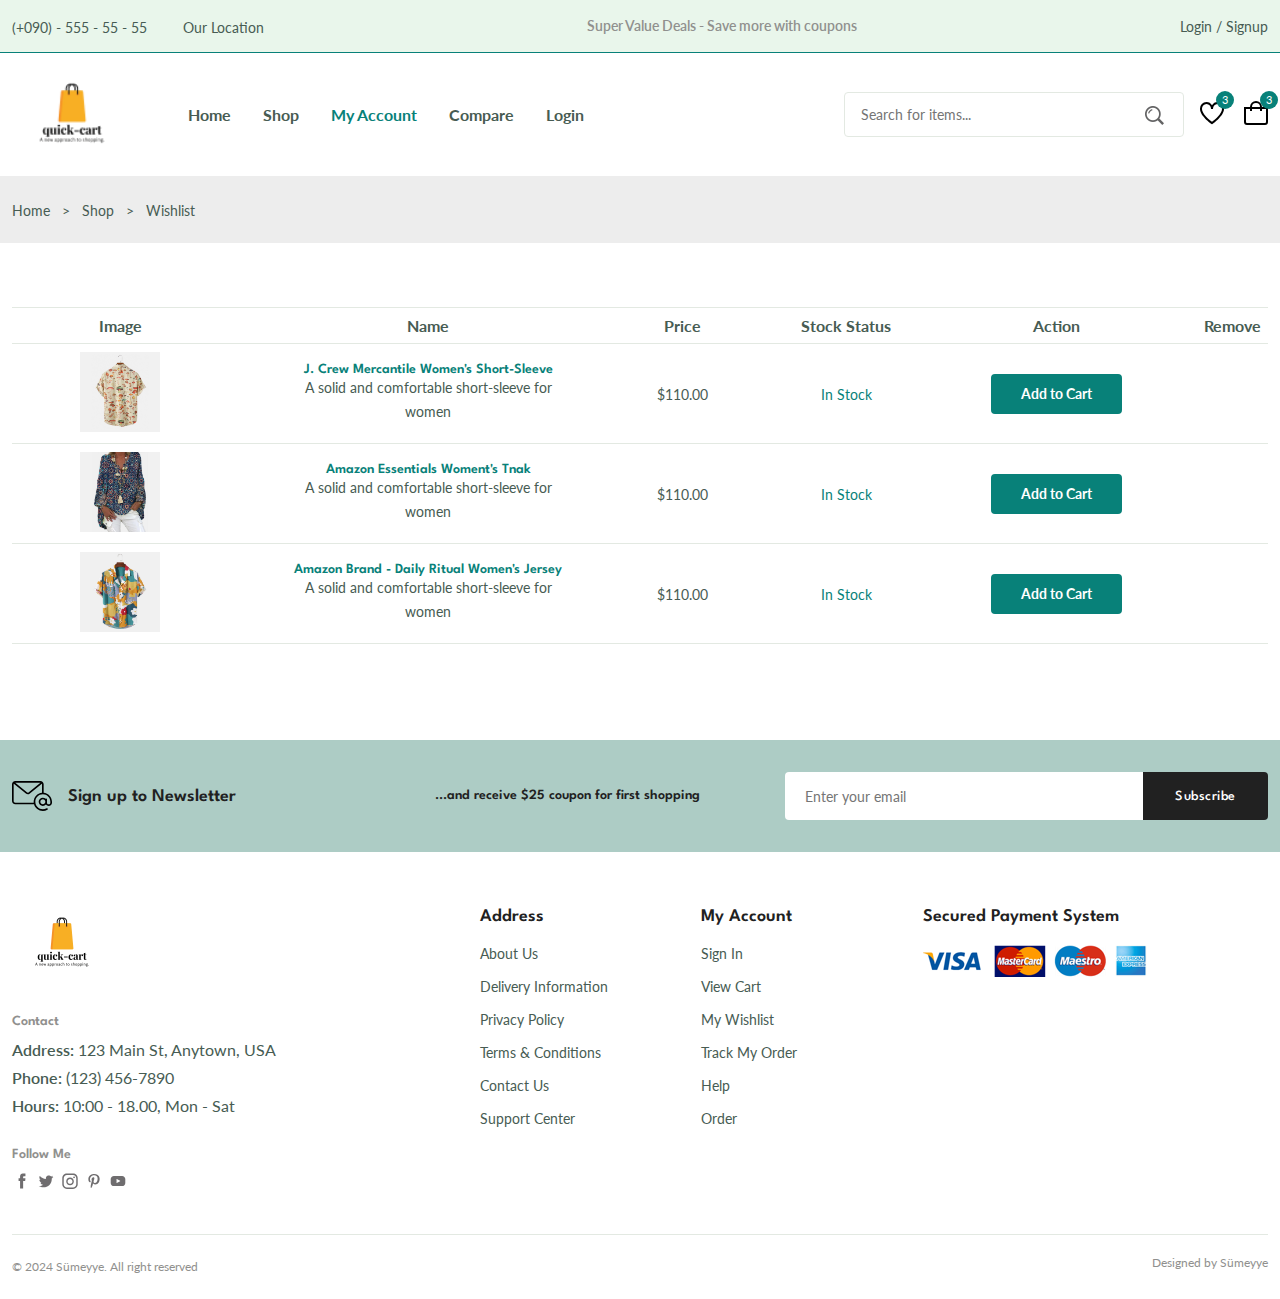
<file: wishlist.html>
<!DOCTYPE html>
<html lang="en">
  <head>
    <meta charset="UTF-8" />
    <meta name="viewport" content="width=device-width, initial-scale=1.0" />
    <!--=============== FLATICON ===============-->
    <link
      rel="stylesheet"
      href="https://cdn-uicons.flaticon.com/2.6.0/uicons-regular-straight/css/uicons-regular-straight.css"
    />
    <!--=============== SWIPER CSS ===============-->
    <link
      rel="stylesheet"
      href="https://cdn.jsdelivr.net/npm/swiper@11/swiper-bundle.min.css"
    />
    <!--=============== CSS ===============-->
    <link rel="stylesheet" href="./assets/css/styles.css" />

    <title>Ecommerce Website</title>
  </head>
  <body>
    <!--=============== HEADER ===============-->
    <header class="header">
      <div class="header__top">
        <div class="header__container container">
          <div class="header__contact">
            <span>(+090) - 555 - 55 - 55</span>
            <span>Our Location</span>
          </div>
          <p class="header__alert-news">
            Super Value Deals - Save more with coupons
          </p>
          <a href="login-register.html" class="header__top-action">
            Login / Signup
          </a>
        </div>
      </div>

      <nav class="nav container">
        <a href="" class="nav__logo">
          <img src="assets/img/QUICK-CART.png" alt="" class="nav__logo-img" />
        </a>
        <div class="nav__menu" id="nav-menu">
          <ul class="nav__list">
            <li class="nav__item">
              <a href="index.html" class="nav__link">Home</a>
            </li>

            <li class="nav__item">
              <a href="shop.html" class="nav__link">Shop</a>
            </li>

            <li class="nav__item">
              <a href="accounts.html" class="nav__link active-link"
                >My Account</a
              >
            </li>

            <li class="nav__item">
              <a href="compare.html" class="nav__link">Compare</a>
            </li>

            <li class="nav__item">
              <a href="login-register.html" class="nav__link">Login</a>
            </li>
          </ul>
          <div class="header__search">
            <input
              type="text"
              placeholder="Search for items..."
              class="form__input"
            />
            <button class="search__btn">
              <img src="assets/img/search.png" alt="" />
            </button>
          </div>
        </div>
        <div class="header__user-actions">
          <a href="wishlist.html" class="header__action-btn">
            <img src="assets/img/icon-heart.svg" alt="" />
            <span class="count">3</span>
          </a>
          <a href="cart.html" class="header__action-btn">
            <img src="assets/img/icon-cart.svg" alt="" />
            <span class="count">3</span>
          </a>
        </div>
      </nav>
    </header>

    <!--=============== MAIN ===============-->
    <main class="main">
      <!--=============== BREADCRUMB ===============-->
      <section class="breadcrumb">
        <ul class="breadcrumb__list flex container">
          <li><a href="index.html" class="breadcrumb__link">Home</a></li>
          <li><span class="breadcrumb__link">></span></li>
          <li><span class="breadcrumb__link">Shop</span></li>
          <li><span class="breadcrumb__link">></span></li>
          <li><span class="breadcrumb__link">Wishlist</span></li>
        </ul>
      </section>

      <!--=============== WISHLIST ===============-->
      <section class="wishlist section--lg container ">
        <div class="table__container">
          <table class="table">
            <tr>
              <th>Image</th>
              <th>Name</th>
              <th>Price</th>
              <th>Stock Status</th>
              <th>Action</th>
              <th>Remove</th>
            </tr>
            <tr>
              <td>
                <img
                  src="assets/img/product-1-2.jpg"
                  alt=""
                  class="table__img"
                />
              </td>
              <td>
                <h3 class="table__title">
                  J. Crew Mercantile Women's Short-Sleeve
                </h3>
                <p class="table__description">
                  A solid and comfortable short-sleeve for women
                </p>
              </td>
              <td><span class="table__price">$110.00</span></td>
              <td><span class="table__stock">In Stock</span></td>
              <td>
                <a href="" class="btn btn--sm"> Add to Cart</a>
              </td>
              <td><i class="fi fi-rs-trash table__trash"></i></td>
            </tr>
            <tr>
              <td>
                <img
                  src="assets/img/product-7-2.jpg"
                  alt=""
                  class="table__img"
                />
              </td>
              <td>
                <h3 class="table__title">Amazon Essentials Woment's Tnak</h3>
                <p class="table__description">
                  A solid and comfortable short-sleeve for women
                </p>
              </td>
              <td><span class="table__price">$110.00</span></td>
              <td><span class="table__stock">In Stock</span></td>
              <td>
                <a href="" class="btn btn--sm"> Add to Cart</a>
              </td>
              <td><i class="fi fi-rs-trash table__trash"></i></td>
            </tr>
            <tr>
              <td>
                <img
                  src="assets/img/product-2-1.jpg"
                  alt=""
                  class="table__img"
                />
              </td>
              <td>
                <h3 class="table__title">
                  Amazon Brand - Daily Ritual Women's Jersey
                </h3>
                <p class="table__description">
                  A solid and comfortable short-sleeve for women
                </p>
              </td>
              <td><span class="table__price">$110.00</span></td>
              <td><span class="table__stock">In Stock</span></td>
              <td>
                <a href="" class="btn btn--sm"> Add to Cart</a>
              </td>
              <td><i class="fi fi-rs-trash table__trash"></i></td>
            </tr>
          </table>
        </div>
      </section>

      <!--=============== NEWSLETTER ===============-->
      <section class="newsletter section ">
        <div class="newsletter__container container grid">
          <h3 class="newsletter__title flex">
            <img
              src="assets/img/icon-email.svg"
              alt=""
              class="newsletter__icon"
            />
            Sign up to Newsletter
          </h3>

          <p class="newsletter__description">
            ...and receive $25 coupon for first shopping
          </p>

          <form action="" class="newsletter__form">
            <input
              type="text"
              placeholder="Enter your email"
              class="newsletter__input"
            />
            <button type="submit" class="newsletter__btn">Subscribe</button>
          </form>
        </div>
      </section>
    </main>

    <!--=============== FOOTER ===============-->
    <footer class="footer container">
      <div class="footer__container grid">
        <div class="footer__content">
          <a href="index.html" class="footer__logo">
            <img
              src="assets/img/QUICK-CART.png"
              alt=""
              class="footer__logo-i"
            />
          </a>

          <h4 class="footer__subtitle">Contact</h4>
          <p class="footer__description">
            <span>Address:</span> 123 Main St, Anytown, USA
          </p>
          <p class="footer__description"><span>Phone:</span> (123) 456-7890</p>
          <p class="footer__description">
            <span>Hours:</span> 10:00 - 18.00, Mon - Sat
          </p>

          <div class="footer__social">
            <h4 class="footer__subtitle">Follow Me</h4>
            <div class="footer__social-links flex">
              <a href="">
                <img
                  src="assets/img/icon-facebook.svg"
                  alt=""
                  class="footer__social-icon"
                />
              </a>
              <a href="">
                <img
                  src="assets/img/icon-twitter.svg"
                  alt=""
                  class="footer__social-icon"
                />
              </a>
              <a href="">
                <img
                  src="assets/img/icon-instagram.svg"
                  alt=""
                  class="footer__social-icon"
                />
              </a>

              <a href="">
                <img
                  src="assets/img/icon-pinterest.svg"
                  alt=""
                  class="footer__social-icon"
                />
              </a>

              <a href="">
                <img
                  src="assets/img/icon-youtube.svg"
                  alt=""
                  class="footer__social-icon"
                />
              </a>
            </div>
          </div>
        </div>

        <div class="footer__content">
          <h3 class="footer__title">Address</h3>

          <ul class="footer__links">
            <li><a href="" class="footer__link">About Us</a></li>
            <li><a href="" class="footer__link">Delivery Information</a></li>
            <li><a href="" class="footer__link">Privacy Policy</a></li>
            <li><a href="" class="footer__link">Terms & Conditions</a></li>
            <li><a href="" class="footer__link">Contact Us</a></li>
            <li><a href="" class="footer__link">Support Center</a></li>
          </ul>
        </div>

        <div class="footer__content">
          <h3 class="footer__title">My Account</h3>

          <ul class="footer__links">
            <li><a href="" class="footer__link">Sign In</a></li>
            <li><a href="" class="footer__link">View Cart</a></li>
            <li><a href="" class="footer__link">My Wishlist</a></li>
            <li><a href="" class="footer__link">Track My Order</a></li>
            <li><a href="" class="footer__link">Help</a></li>
            <li><a href="" class="footer__link">Order</a></li>
          </ul>
        </div>

        <div class="footer__content">
          <h3 class="footer__title">Secured Payment System</h3>

          <img
            src="assets/img/payment-method.png"
            alt=""
            class="payment__img"
          />
        </div>
      </div>
      <div class="footer__bottom">
        <p class="copyright">&copy; 2024 Sümeyye. All right reserved</p>
        <span class="designer">Designed by Sümeyye</span>
      </div>
    </footer>

    <!--=============== SWIPER JS ===============-->
    <script src="https://cdn.jsdelivr.net/npm/swiper@11/swiper-bundle.min.js"></script>

    <!--=============== MAIN JS ===============-->
    <script src="assets/js/main.js"></script>
  </body>
</html>
</file>
<file: assets/css/styles.css>
/*=============== GOOGLE FONTS ===============*/
@import url("https://fonts.googleapis.com/css2?family=Lato:wght@400;700&family=Spartan:wght@400;500;600;700&display=swap");

/*=============== VARIABLES CSS ===============*/
:root {
  --header-height: 4rem;

  /*========== Colors ==========*/
  /* Color mode HSL(hue, saturation, lightness) */
  --first-color: hsl(176, 88%, 27%);
  --first-color-alt: hsl(129, 44%, 94%);
  --second-color: hsl(34, 94%, 87%);
  --title-color: hsl(0, 0%, 13%);
  --text-color: hsl(154, 13%, 32%);
  --text-color-light: hsl(60, 1%, 56%);
  --body-color: hsl(0, 0%, 100%);
  --container-color: hsl(0, 0%, 93%);
  --border-color: hsl(129, 36%, 85%);
  --border-color-alt: hsl(113, 15%, 90%);

  /*========== Font and typography ==========*/
  /* .5rem = 8px | 1rem = 16px ... */
  --body-font: "Lato", sans-serif;
  --second-font: "Spartan", sans-serif;
  --big-font-size: 3.5rem;
  --h1-font-size: 2.75rem;
  --h2-font-size: 2rem;
  --h3-font-size: 1.75rem;
  --h4-font-size: 1.375rem;
  --large-font-size: 1.125rem;
  --normal-font-size: 1rem;
  --small-font-size: 0.875rem;
  --smaller-font-size: 0.75rem;
  --tiny-font-size: 0.6875rem;

  /*========== Font weight ==========*/
  --weight-400: 400;
  --weight-500: 500;
  --weight-600: 600;
  --weight-700: 700;

  /*========== Transition ==========*/
  --transition: cubic-bezier(0, 0, 0.05, 1);
}

/* Responsive typography */
@media screen and (max-width: 1200px) {
  :root {
    --big-font-size: 2.25rem;
    --h1-font-size: 2rem;
    --h2-font-size: 1.375rem;
    --h3-font-size: 1.25rem;
    --h4-font-size: 1.125rem;
    --large-font-size: 1rem;
    --normal-font-size: 0.9375rem;
    --small-font-size: 0.8125rem;
    --smaller-font-size: 0.6875rem;
    --tiny-font-size: 0.625rem;
  }
}

/*=============== BASE ===============*/
* {
  margin: 0;
  padding: 0;
  box-sizing: border-box;
}
input,
textarea,
body {
  color: var(--text-color);
  font-family: var(--body-font);
  font-size: var(--normal-font-size);
  font-weight: var(--weight-400);
}
body {
  background-color: var(--body-color);
}
h1,
h2,
h3,
h4 {
  font-family: var(--second-font);
  color: var(--title-color);
  font-weight: var(--weight-600);
}
ul {
  list-style: none;
}
a {
  text-decoration: none;
}
p {
  line-height: 1.5rem;
}
img {
  max-width: 100%;
}
button,
textarea,
input {
  background-color: transparent;
  border: none;
  outline: none;
}
table {
  width: 100%;
  border-collapse: collapse;
}
/*=============== REUSABLE CSS CLASSES ===============*/
.container {
  max-width: 1320px;
  margin-inline: auto;
  padding-inline: 0.75rem;
}
.grid {
  display: grid;
  gap: 1.5rem;
}
.section {
  padding-block: 2rem;
}
.section__title {
  font-size: var(--h4-font-size);
  margin-bottom: 1.5rem;
}

.section__title span {
  color: var(--first-color);
}
.section--lg {
  padding-block: 4rem;
}
.form__input {
  border: 1px solid var(--border-color-alt);
  padding-inline: 1rem;
  height: 45px;
  border-radius: 0.25rem;
  font-size: var(--small-font-size);
}

.new__price {
  color: var(--first-color);
  font-weight: var(--weight-600);
}
.old__price {
  color: var(--text-color-light);
  font-size: var(--smaller-font-size);
  text-decoration: line-through;
}
.form {
  row-gap: 1rem;
}
.form__group {
  grid-template-columns: repeat(2, 1fr);
  gap: 1rem;
}
.textarea {
  height: 200px;
  padding-block: 1rem;
  resize: none;
}
/*=============== HEADER & NAV ===============*/
.header__top {
  background-color: var(--first-color-alt);
  border-bottom: 1px solid var(--first-color);
  padding-block: 0.875rem; /* padding-Y demek */
}
.header__container {
  display: flex;
  align-items: center;
  justify-content: space-between;
}
.header__contact span:first-child {
  margin-right: 2rem;
}
.header__contact span,
.header__alert-news,
.header__top-action {
  font-size: var(--small-font-size);
}
.header__alert-news {
  color: var(--text-color-light);
  font-weight: var(--weight-600);
}
.header__top-action {
  color: var(--text-color);
}
.nav,
.nav__menu,
.nav__list,
.header__user-actions {
  display: flex;
  align-items: center;
}
.nav {
  height: calc(var(--header-height)) + 2.5rem;
  justify-content: space-between;
  column-gap: 1rem;
}
.nav__logo-img {
  width: 120px;
}
.nav__menu {
  flex-grow: 1;
  margin-left: 2.5rem;
}
.nav__list {
  column-gap: 2rem;
  margin-right: auto;
}
.nav__link {
  color: var(--text-color);
  font-weight: var(--weight-700);
  transition: all 0.2s var(--transition);
}
.header__search {
  width: 340px;
  position: relative;
}
.header__search .form__input {
  width: 100%;
}
.search__btn {
  position: absolute;
  top: 24%;
  right: 1.25rem;
  cursor: pointer;
}
.header__user-actions {
  column-gap: 1.25rem;
}
.header__action-btn {
  position: relative;
}
.header__action-btn img {
  width: 24px;
}
.header__action-btn .count {
  position: absolute;
  top: -0.625rem;
  right: -0.625rem;
  background-color: var(--first-color);
  color: var(--body-color);
  height: 18px;
  width: 18px;
  line-height: 18px;
  border-radius: 50%;
  text-align: center;
  font-size: var(--tiny-font-size);
}
.nav__menu-top,
.nav__toggle {
  display: none;
}

/* Active link */
.active-link,
.nav__link:hover {
  color: var(--first-color);
}

/*=============== HOME ===============*/
.home__container {
  grid-template-columns: 5fr 7fr;
  align-items: center;
}
.home__subtitle,
.home__description {
  font-size: var(--large-font-size);
}
.home__subtitle {
  font-family: var(--second-font);
  font-weight: var(--weight-600);
  margin-bottom: 1rem;
  display: block;
}
.home__title {
  font-size: var(--h1-font-size);
  font-weight: var(--weight-700);
  line-height: 1.4;
}
.home__title span {
  color: var(--first-color);
  font-size: var(--big-font-size);
}
.home__description {
  margin-block: 0.5rem 2rem;
}
.home__img {
  justify-self: flex-end;
}
/*=============== BUTTONS ===============*/
.btn {
  display: inline-block;
  background-color: var(--first-color);
  border: 2px solid var(--first-color);
  color: var(--body-color);
  padding-inline: 1.75rem;
  height: 49px;
  line-height: 49px;
  border-radius: 0.25rem;
  font-family: var(--second-font);
  font-size: var(--small-font-size);
  font-weight: var(--weight-700);
  transition: all 0.4s var(--transition);
}
.btn:hover {
  background-color: transparent;
  color: var(--first-color);
}
.btn--sm,
btn-md {
  font-family: var(--body-font);
}

.btn--md {
  height: 45px;
  line-height: 42px;
}

.btn--sm {
  height: 40px;
  line-height: 36px;
}
.flex {
  display: flex;
  align-items: center;
  column-gap: 0.5rem;
}
/*=============== CATEGORIES ===============*/
.categories {
  overflow: hidden;
}
.category__item {
  text-align: center;
  border: 1px solid var(--border-color);
  padding: 0.625rem 0.625rem 1.25rem;
  border-radius: 1.25rem;
}
.category_img {
  border-radius: 0.75rem;
  margin-bottom: 1.25rem;
}
.category__title {
  color: var(--text-color);
  font-size: var(--small-font-size);
}
/* Swiper class */
.swiper {
  overflow: initial;
}
.swiper-button-next::after,
.swiper-button-prev::after {
  content: "";
}
.swiper-button-next,
.swiper-button-prev {
  top: -1.875rem;
  background-color: var(--first-color-alt);
  border: 1px saddlebrown var(--border-color);
  width: 30px;
  height: 30px;
  border-radius: 50%;
  color: var(--first-color);
  font-size: var(--tiny-font-size);
}
.swiper-button-prev {
  left: initial;
  right: 2.5rem;
}
.swiper-button-next {
  right: 0;
}
/*=============== PRODUCTS ===============*/
.tab__btns {
  display: flex;
  flex-wrap: wrap;
  gap: 0.75rem;
  margin-bottom: 2rem;
}
.tab__btn {
  background-color: var(--container-color);
  color: var(--text-color);
  padding: 1rem 1.25rem 0.875rem;
  border-radius: 0.25rem;
  font-family: var(--second-font);
  font-weight: var(--weight-600);
  cursor: pointer;
}
.products__container {
  grid-template-columns: repeat(4, 1fr);
}
.product__item {
  border: 1px solid var(--border-color);
  border-radius: 1.5rem;
  transition: all 0.2s var(--transition);
}
.product__banner {
  padding: 0.625rem 0.75rem 0.75rem;
}
.product__images,
.product__banner {
  position: relative;
}
.product__images {
  display: block;
  overflow: hidden;
  border-radius: 1.25rem;
}
.product__img {
  vertical-align: middle;
  transition: all 1.5s var(--transition);
}

.product__item:hover .product__img {
  transform: scale(1.1);
}
.product__img.hover {
  position: absolute;
  top: 0;
  left: 0;
}
.product__actions {
  position: absolute;
  top: 50%;
  left: 50%;
  transform: translate(-50%, -50%);
  display: flex;
  column-gap: 0.5rem;
  transition: all 0.2s var(--transition);
}
.action__btn {
  width: 40px;
  height: 40px;
  line-height: 42px;
  text-align: center;
  border-radius: 50%;
  background-color: var(--first-color-alt);
  border: 1px solid var(--border-color);
  font-size: var(--small-font-size);
  position: relative;
}
.action__btn::before,
.action__btn::after {
  position: absolute;
  left: 50%;
  transform: translateX(-50%);
  transition: all 0.3s cubic-bezier(0.71, 1.7, 0.77, 1, 24);
}
.action__btn::before {
  content: "";
  top: -2px;
  border: 0.5rem solid transparent;
  border-top-color: var(--first-color);
}
.action__btn::after {
  content: attr(aria-label);
  bottom: 100%;
  background-color: var(--first-color);
  color: var(--body-color);
  font-size: var(--tiny-font-size);
  white-space: nowrap;
  padding-inline: 0.625rem;
  border-radius: 0.25rem;
  line-height: 2.58;
}
.product__badge {
  position: absolute;
  left: 1.25rem;
  top: 1.25rem;
  background-color: var(--first-color);
  color: var(--body-color);
  padding: 0.25rem 0.625rem;
  border-radius: 2.5rem;
  font-size: var(--tiny-font-size);
}
.product__badge.light-pink {
  background-color: hsl(341, 100%, 73%);
}
.product__badge.light-green {
  background-color: hsl(155, 20%, 67%);
}
.product__badge.light-orange {
  background-color: hsl(24, 100%, 73%);
}
.product__badge.light-blue {
  background-color: hsl(220, 53%, 76%);
}
.product__content {
  padding: 0 1.25rem 1.125rem;
  position: relative;
}
.product__category {
  color: var(--text-color);
  font-size: var(--smaller-font-size);
}
.product__title {
  font-size: var(--normal-font-size);
  margin-block: 0.75rem 0.5rem;
}
.product__rating {
  color: hsl(42, 100%, 50%);
  font-size: var(--smaller-font-size);
  margin-bottom: 0.75rem;
}

.product__price .new__price {
  font-size: var(--large-font-size);
}
.cart__btn {
  position: absolute;
  bottom: 1.6rem;
  right: 1.25rem;
}

/* Active Tab */
.tab__btn.active-tab {
  background-color: var(--second-color);
  counter-reset: var(--first-color);
}

.tab__item:not(.active-tab) {
  display: none;
}

/* Product Hover */
.product__img.hover,
.product__actions,
.action__btn::before,
.action__btn::after,
.product__item:hover .product__img.default {
  opacity: 0;
}
.product__item:hover {
  box-shadow: 0 0 10px hsla(0, 0%, 0%, 0.1);
}

.product__item:hover .product__img.hover,
.product__item:hover .product__actions,
.action__btn:hover::before,
.action__btn:hover::after {
  opacity: 1;
}

.action__btn:hover::before,
.action__btn:hover::after {
  transform: translateX(-50%) translateY(-0.5rem);
}
.action__btn:hover {
  background-color: var(--first-color);
  color: var(--body-color);
}

/*=============== DEALS ===============*/

.deals__container {
  grid-template-columns: repeat(2, 1fr);
}
.deals__item:nth-child(1) {
  background-image: url("../img/deals-1.jpg");
}
.deals__item:nth-child(2) {
  background-image: url("../img/deals-2.png");
}

.deals__item {
  padding: 3rem;
  background-size: cover;
  background-position: center;
  display: flex;
  flex-direction: column;
  row-gap: 1.5rem;
}

.deals__brand {
  color: var(--first-color);
  font-size: var(--h3-font-size);
  margin-bottom: 0.25rem;
}
.deals__category {
  font-family: var(--second-font);
  font-size: var(--small-font-size);
}
.deals__title {
  max-width: 240px;
  font-size: var(--large-font-size);
  font-weight: var(--weight-400);
  line-height: 1.3;
}
.deals__price .new__price,
.deals__price .old__price {
  font-size: var(--large-font-size);
}
.deals__price .new__price {
  color: hsl(352, 100%, 60%);
}
.deals__countdown-text {
  margin-bottom: 0.25rem;
}
.countdown {
  display: flex;
  column-gap: 1.5rem;
}
.countdown__amount {
  position: relative;
}
.countdown__amount::after {
  content: ":";
  color: var(--title-color);
  font-size: var(--large-font-size);
  position: absolute;
  right: -25%;
  top: 20%;
}
.countdown__amount:last-child::after {
  content: "";
}
.countdown__period {
  background-color: var(--first-color);
  color: var(--body-color);
  width: 60px;
  height: 50px;
  line-height: 50px;
  text-align: center;
  border-radius: 0.25rem;
  font-size: var(--large-font-size);
  font-weight: var(--weight-600);
  margin-bottom: 0.5rem;
}
.unit {
  font-size: var(--small-font-size);
  text-align: center;
  display: block;
}
.deals__btn .btn {
  background-color: transparent;
  color: var(--first-color);
}
/*=============== NEW ARRIVALS ===============*/
.new__arrivals {
  overflow: hidden;
}

/*=============== SHOWCASE ===============*/
.showcase__container {
  grid-template-columns: repeat(4, 1fr);
}
.showcase__wrapper .section__title {
  font-size: var(--normal-font-size);
  border-bottom: 1px solid var(--border-color-alt);
  padding-bottom: 0.75rem;
  margin-bottom: 2rem;
  position: relative;
}

.showcase__wrapper .section__title::before {
  content: "";
  position: absolute;
  left: 0;
  bottom: -1.3px;
  width: 50px;
  height: 2px;
  background-color: var(--first-color);
}

.showcase__item {
  display: flex;
  align-items: center;
  column-gap: 1.5rem;
}
.showcase__item:not(:last-child) {
  margin-bottom: 1.5rem;
}
.showcase__img {
  width: 86px;
}
.showcase__content {
  width: calc(100% - 110px);
}
.showcase__title {
  font-size: var(--small-font-size);
  font-weight: var(--weight-500);
  white-space: nowrap;
  overflow: hidden;
  text-overflow: ellipsis;
  margin-bottom: 0.5rem;
}
/*=============== NEWSLETTER ===============*/
.newsletter {
  background-color: hsl(166, 23%, 74%);
}
.home__newsletter {
  margin-top: 2rem;
}
.newsletter__container {
  grid-template-columns: repeat(2, 3.5fr) 5fr;
  align-items: center;
  column-gap: 3rem;
}
.newsletter__title {
  column-gap: 1rem;
  font-size: var(--large-font-size);
}
.newsletter__icon {
  width: 40px;
}
.newsletter__description {
  color: var(--title-color);
  font-family: var(--second-font);
  font-size: var(--small-font-size);
  font-weight: var(--weight-600);
  text-align: center;
}
.newsletter__form {
  display: flex;
}
.newsletter__input,
.newsletter__btn {
  font-size: var(--small-font-size);
}
.newsletter__input {
  background-color: var(--body-color);
  padding-inline: 1.25rem;
  width: 100%;
  height: 48px;
  border-radius: 0.25rem 0 0 0.25rem;
}
.newsletter__btn {
  background-color: var(--title-color);
  color: var(--body-color);
  padding-inline: 2rem;
  border-radius: 0 0.25rem 0.25rem 0;
  font-family: var(--second-font);
  font-weight: var(--weight-500);
  letter-spacing: 0.5px;
  cursor: pointer;
  transition: all 0.3s var(--transition);
}
.newsletter__btn:hover {
  background-color: var(--first-color);
}
/*=============== FOOTER ===============*/
.footer__container {
  display: grid;
  grid-template-columns: 4.5fr repeat(2, 2fr) 3.5fr;
  padding-block: 2.5rem;
}
.footer__logo-img {
  width: 120px;
}
.footer__subtitle {
  color: var(--text-color-light);
  font-size: var(--small-font-size);
  margin-block: 1.25rem 0.625rem;
}
.footer__description {
  margin-bottom: 0.25rem;
}
.footer__description span {
  font-weight: var(--weight-600);
}
.footer__social .footer__subtitle {
  margin-top: 1.875rem;
}
.footer__social-links {
  column-gap: 0.25rem;
}
.footer__social-icon {
  width: 20px;
  opacity: 0.7;
}
.footer__title {
  font-size: var(--large-font-size);
  margin-block: 1rem 1.25rem;
}
.footer__link {
  color: var(--text-color);
  font-size: var(--small-font-size);
  margin-bottom: 1rem;
  display: block;
  transition: all 0.3s var(--transition);
  -webkit-transition: all 0.3s var(--transition);
  -moz-transition: all 0.3s var(--transition);
  -ms-transition: all 0.3s var(--transition);
  -o-transition: all 0.3s var(--transition);
}
.footer__link:hover {
  color: var(--first-color);
  margin-left: 0.25rem;
}

.footer__bottom {
  display: flex;
  justify-content: space-between;
  padding-block: 1.25rem;
  border-top: 1px solid var(--border-color-alt);
}
.copyright,
.designer {
  color: var(--text-color-light);
  font-size: var(--smaller-font-size);
}
/*=============== BREADCRUMBS ===============*/
.breadcrumb {
  background-color: var(--container-color);
  padding-block: 1.5rem;
}
.breadcrumb__list {
  column-gap: 0.75rem;
}
.breadcrumb__link {
  color: var(--text-color);
  font-size: var(--small-font-size);
}
/*=============== SHOP ===============*/
.total__products {
  margin-bottom: 2.5rem;
}
.total__products span {
  color: var(--first-color);
  font-weight: var(--weight-600);
}
.pagination {
  display: flex;
  column-gap: 0.625rem;
  margin-top: 2.75rem;
}
.pagination__link {
  display: inline-block;
  width: 34px;
  height: 34px;
  line-height: 34px;
  text-align: center;
  border-radius: 0.25rem;
  -webkit-border-radius: 0.25rem;
  -moz-border-radius: 0.25rem;
  -ms-border-radius: 0.25rem;
  -o-border-radius: 0.25rem;
  color: var(--text-color);
  font-size: var(--small-font-size);
  font-weight: var(--weight-700);
  transition: all 0.15s var(--transition);
  -webkit-transition: all 0.15s var(--transition);
  -moz-transition: all 0.15s var(--transition);
  -ms-transition: all 0.15s var(--transition);
  -o-transition: all 0.15s var(--transition);
}
.pagination__link.active,
.pagination__link:hover {
  background-color: var(--first-color);
  color: var(--body-color);
}
.pagination__link.icon {
  border-top-right-radius: 50%;
  border-bottom-right-radius: 50%;
}

/*=============== DETAILS ===============*/
.details__container {
  grid-template-columns: 5.5fr 6.5fr;
}
.details__img {
  margin-bottom: 0.5rem;
}
.details__small-images {
  grid-template-columns: repeat(4, 1fr);
  column-gap: 0.625rem;
}
.details__small-img {
  cursor: pointer;
}
.details__title {
  font-size: var(--h2-font-size);
}
.details__brand {
  color: var(--text-color-light);
  font-size: var(--small-font-size);
  margin-block: 1rem;
}
.details__brand span {
  color: var(--first-color);
}
.details__price {
  border-top: 1px solid var(--border-color-alt);
  border-bottom: 1px solid var(--border-color-alt);
  padding-block: 1rem;
  column-gap: 1rem;
}
.details__price .new__price {
  font-size: var(--h2-font-size);
}
.details__price .old__price {
  font-size: var(--normal-font-size);
  font-weight: var(--weight-500);
}
.short__description {
  margin-block: 1rem 2rem;
}
.list__item,
meta__list {
  font-size: var(--normal-font-size);
  margin-bottom: 0.75rem;
}
.details__color,
.details__size {
  column-gap: 0.75rem;
}
.color__list,
.size__list {
  display: flex;
  column-gap: 0.25rem;
}
.details__color {
  margin-block: 2rem 1.5rem;
}
.details__size {
  margin-bottom: 2.5rem;
}
.details__color-title,
.details__size-title {
  font-size: var(--small-font-size);
  font-weight: var(--weight-600);
}

.color__link {
  width: 26px;
  height: 26px;
  display: block;
  border-radius: 50px;
  -webkit-border-radius: 50px;
  -moz-border-radius: 50px;
  -ms-border-radius: 50px;
  -o-border-radius: 50px;
}
.size__link {
  border: 1px solid var(--border-color-alt);
  padding: 0.375rem 0.75rem 0.5rem;
  color: var(--text-color);
  font-size: var(--small-font-size);
}
.size-active {
  background-color: var(--first-color);
  color: var(--body-color);
}
.details__action {
  display: flex;
  column-gap: 0.375rem;
  margin-bottom: 3.25rem;
}
.quantity,
.details__action-btn {
  border: 1px solid var(--border-color-alt);
  font-size: var(--small-font-size);
}
.quantity {
  max-width: 80px;
  padding-block: 0.5rem;
  padding-inline: 1rem 0.5rem;
  text-align: center;
  border-radius: 0.25rem;
  -webkit-border-radius: 0.25rem;
  -moz-border-radius: 0.25rem;
  -ms-border-radius: 0.25rem;
  -o-border-radius: 0.25rem;
}
.details__action-btn {
  color: var(--text-color);
  line-height: 40px;
  padding-inline: 0.75rem;
}
.details__meta {
  border-top: 1px solid var(--border-color-alt);
  padding-top: 1rem;
}
/*=============== DETAILS INFO & REVIEWS ===============*/
.detail__tabs {
  display: flex;
  column-gap: 1.75rem;
  margin-bottom: 3rem;
}
.detail__tab {
  font-family: var(--second-font);
  font-size: var(--large-font-size);
  font-weight: var(--weight-600);
  cursor: pointer;
}
.detail__tab.active-tab {
  color: var(--first-color);
}
.details__tab-content:not(.active-tab) {
  display: none;
}
.info__table tr th,
.info__table tr td {
  border: 1px solid var(--border-color-alt);
  padding: 0.625rem 1.25rem;
}
.info__table tr th {
  font-weight: var(--weight-600);
  text-align: left;
}
.info__table tr td {
  color: var(--text-color-light);
}

.reviews__container {
  padding-bottom: 3rem;
  row-gap: 1.25rem;
}
.review__single {
  border-bottom: 1px solid var(--border-color-alt);
  padding-bottom: 1.25rem;
  display: flex;
  align-items: flex-start;
  column-gap: 1.5rem;
}
.review__single:last-child {
  padding-bottom: 3rem;
}
.review__img {
  width: 70px;
  margin-bottom: 0.5rem;
  border-radius: 50%;
  -webkit-border-radius: 50%;
  -moz-border-radius: 50%;
  -ms-border-radius: 50%;
  -o-border-radius: 50%;
}
.review__title {
  font-size: var(--tiny-font-size);
}
.review__data {
  width: calc(100% - 94px);
}
.review__description {
  margin-bottom: 0.5rem;
}
.review__rating {
  color: hsl(42, 100%, 50%);
  margin-bottom: 0.25rem;
}
.review__data,
.review__rating {
  font-size: var(--small-font-size);
}
.review__form-title {
  font-size: var(--large-font-size);
  font-weight: var(--weight-600);
  margin-bottom: 1rem;
}
.rate__product {
  margin-bottom: 2rem;
}
/*=============== CART ===============*/
.table__container {
  overflow-x: auto;
}
.table {
  table-layout: fixed;
  margin-bottom: 2rem;
}
.table tr {
  border-top: 1px solid var(--border-color-alt);
}
.table tr:last-child {
  border-bottom: 1px solid var(--border-color-alt);
}
.table tr th:nth-child(1),
.table tr td:nth-child(1) {
  width: 216px;
}
.table tr th:nth-child(2),
.table tr td:nth-child(2) {
  width: 400px;
}
.table tr th:nth-child(3),
.table tr td:nth-child(3) {
  width: 108px;
}
.table tr th:nth-child(4),
.table tr td:nth-child(4) {
  width: 220px;
}
.table tr th:nth-child(5),
.table tr td:nth-child(5) {
  width: 200px;
}
.table tr th:nth-child(6),
.table tr td:nth-child(6) {
  width: 152px;
}
.table__img {
  width: 80px;
}
.table tr th,
.table tr td {
  padding: 0.5rem;
  text-align: center;
}
.table__title,
.table__description,
.table__price,
.table__quantity,
.table__subtotal,
.table__trash,
.table__stock {
  font-size: var(--small-font-size);
}
.table__title,
.table__stock {
  color: var(--first-color);
}
.table__description {
  max-width: 250px;
  margin-inline: auto;
}
.table__trash {
  color: var(--text-color-light);
}
.cart__actions {
  display: flex;
  justify-content: flex-end;
  flex-wrap: wrap;
  gap: 0.75rem;
  margin-top: 1.5rem;
}
.divider {
  position: relative;
  text-align: center;
  margin-block: 3rem;
}
.divider::before {
  content: "";
  position: absolute;
  top: 50%;
  left: 0;
  width: 100%;
  border-top: 2px solid var(--border-color-alt);
}
.divider i {
  color: var(--text-color-light);
  font-size: 1.25rem;
  background-color: var(--body-color);
  padding-inline: 1.25rem;
  position: relative;
  z-index: 10;
}
.cart__group {
  grid-template-columns: repeat(2, 1fr);
  align-items: flex-start;
}
.cart__shipping .section__title,
.cart__coupon .section__title,
.cart__total .section__title {
  font-size: var(--large-font-size);
  font-weight: var(--weight-600);
  margin-bottom: 1rem;
}
.cart__coupon {
  margin-top: 3rem;
}
.coupon__form .form__group {
  align-items: center;
}
.cart__total {
  border: 1px solid var(--border-color-alt);
  padding: 1.75rem;
  border-radius: 0.25rem;
  -webkit-border-radius: 0.25rem;
  -moz-border-radius: 0.25rem;
  -ms-border-radius: 0.25rem;
  -o-border-radius: 0.25rem;
}
.cart__total-table {
  margin-bottom: 1rem;
}
.cart__total-table tr td {
  border: 1px solid var(--border-color-alt);
  padding: 0.75rem 0.5rem;
  width: 50%;
}
.cart__total-title {
  font-size: var(--small-font-size);
}
.cart__total-price {
  color: var(--first-color);
  font-weight: var(--weight-700);
}
.cart__total .btn {
  display: inline-flex;
}

/*=============== CART OTHERS ===============*/

/*=============== WISHLIST ===============*/

/*=============== CHECKOUT ===============*/
.checkout__container {
  grid-template-columns: repeat(2, 1fr);
  align-items: flex-start;
}
.checkout__group:nth-child(2) {
  border: 1px solid var(--border-color-alt);
  padding: 2rem;
  border-radius: 0.5rem;
}
.checkout__group .section__title {
  font-size: var(--larg-font-size);
}
.checkout__title {
  font-size: var(--small-font-size);
}
.order__table tr td,
.order__table tr th {
  border: 1px solid var(--border-color-alt);
  padding: 0.5rem;
  text-align: center;
}
.order__table tr th {
  color: var(--title-color);
  font-size: var(--small-font-size);
}
.order__img {
  width: 80px;
}
.table__quantity,
.order__subtitle {
  font-size: var(--small-font-size);
}
.order__grand-total {
  color: var(--first-color);
  font-size: var(--large-font-size);
  font-weight: var(--weight-700);
}
.payment__methods {
  margin-block: 2.5rem 2.75rem;
}
.payment__title {
  margin-bottom: 1.5rem;
}
.payment__option {
  margin-bottom: 1rem;
}
.payment__input {
  accent-color: var(--first-color);
}
.paymet__label {
  font-size: var(--small-font-size);
}
/*=============== COMPARE ===============*/
.compare__table tr th,
.compare__table tr td {
  border: 1px solid var(--border-color-alt);
  padding: 0.5rem;
  text-align: center;
}
.compare__table tr td {
  color: var(--text-color-light);
  font-size: var(--small-font-size);
}
.compare__table tr td {
  text-align: center;
}
.compare__colors {
  justify-content: center;
}
.table__stock,
table__Weight,
table__dimension {
  font-size: var(--small-font-size);
}
/*=============== LOGIN & REGISTER ===============*/
.login-register__container {
  grid-template-columns: repeat(2, 1fr);
  align-items: flex-start;
}
.login,
.register {
  border: 1px solid var(--border-color-alt);
  padding: 2rem;
  border-radius: 0.5rem;
  -webkit-border-radius: 0.5rem;
  -moz-border-radius: 0.5rem;
  -ms-border-radius: 0.5rem;
  -o-border-radius: 0.5rem;
}

/*=============== ACCOUNTS ===============*/
.accounts__container {
  grid-template-columns: 4fr 8fr;
}
.account__tabs {
  border: 1px solid var(--border-color-alt);
  border-radius: 0.25rem;
  -webkit-border-radius: 0.25rem;
  -moz-border-radius: 0.25rem;
  -ms-border-radius: 0.25rem;
  -o-border-radius: 0.25rem;
}
.account__tab {
  padding: 1rem 2rem;
  color: var(--title-color);
  font-size: var(--small-font-size);
  display: flex;
  align-items: center;
  column-gap: 0.625rem;
  cursor: pointer;
}
.account__tab.active-tab {
  background-color: var(--first-color);
  color: var(--body-color);
}
.account__tab:not(:last-child) {
  border-bottom: 1px solid var(--border-color-alt);
}
.tab__content:not(.active-tab) {
  display: none;
}
.tab__content {
  border: 1px solid var(--border-color-alt);
}
.tab__header {
  background-color: var(--container-color);
  border-bottom: 1px solid var(--border-color-alt);
  padding: 1rem 2rem;
}
.tab__body {
  padding: 1rem;
}
.placed__order-table tr th {
  color: var(--title-color);
  text-align: left;
}
.placed__order-table tr th,
.placed__order-table tr td {
  border: 1px solid var(--border-color-alt);
  padding: 0.5rem;
  font-size: var(--small-font-size);
}
.view__order,
.edit {
  color: var(--first-color);
}
.address {
  font-style: normal;
  font-size: 1.5rem;
  line-height: 1.5rem;
}
.city {
  margin-bottom: 0.25rem;
}
.edit {
  font-size: var(--small-font-size);
}

/*=============== BREAKPOINTS ===============*/
/* For large devices */
@media screen and (max-width: 1400px) {
  .container {
    max-width: 1400px;
  }
  .products__container,
  .showcase__container {
    grid-template-columns: repeat(3, 1fr);
  }
  .accounts__container {
    grid-template-columns: 3fr 9fr;
  }
}

@media screen and (max-width: 1200px) {
  .container {
    max-width: 960px;
  }
  .header__top {
    display: none;
  }
  .nav {
    height: calc(var(--header-height)+1.5rem);
  }
  .nav__logo-img {
    width: 116px;
  }
  .nav__menu {
    position: fixed;
    top: 0;
    right: -100%;
    max-width: 400px;
    width: 100%;
    height: 100%;
    padding: 1.25rem 2rem;
    background-color: var(--body-color);
    z-index: 100;
    flex-direction: column;
    align-items: flex-start;
    row-gap: 2rem;
    box-shadow: 0 0 15px hsla(0, 0%, 0%, 0.1);
    transition: all 0.25s var(--transition);
    -webkit-transition: all 0.25s var(--transition);
    -moz-transition: all 0.25s var(--transition);
    -ms-transition: all 0.25s var(--transition);
    -o-transition: all 0.25s var(--transition);
  }
  .show-menu {
    right: 0;
  }
  .nav__list {
    order: 1;
    flex-direction: column;
    align-items: flex-start;
    row-gap: 1rem;
  }
  .nav__link {
    font-size: var(--larg-font-size);
  }
  .header__search .form__input {
    border-color: var(--first-color);
  }
  .nav__menu-top,
  .nav__toggle {
    display: flex;
  }
  .nav__menu-top {
    align-items: center;
    justify-content: space-between;
    width: 100%;
    margin-bottom: 1.25rem;
  }
  .nav__menu-logo img {
    width: 80px;
  }
  .nav__close {
    font-size: var(--h2-font-size);
    line-height: 1rem;
  }
  .header__action-btn img {
    width: 21px;
  }
  .home__container {
    grid-template-columns: 5.5fr 6.5fr;
  }
  .countdown {
    column-gap: 1rem;
  }
  .countdown__period {
    width: 36px;
    height: 36px;
    line-height: 36px;
  }
  .countdown__amount::after {
    right: -30%;
    top: 14%;
  }
  .swiper-button-next,
  .swiper-button-prev {
    top: -28px;
    width: 26px;
    height: 26px;
  }
  .swiper-button-prev {
    right: 36px;
  }
  .account__tab {
    padding: 0.75rem 1rem;
  }
  .checkout__group:nth-child(2) {
    padding: 1.5rem;
  }
  .details__brand {
    margin-block: 0.75rem;
  }
  .details__price {
    padding-block: 0.75rem;
  }
  .short__description {
    margin-bottom: 1.5rem;
  }
  .details__color {
    margin-block: 1.75rem 1.25rem;
  }
  .details__size {
    margin-bottom: 2.25rem;
  }
  .color__link {
    width: 22px;
    height: 22px;
  }
  .size__link {
    padding: 0.375rem 0.625rem;
  }
  .details__action {
    margin-bottom: 2.75rem;
  }
}

/* For medium devices */
@media screen and (max-width: 992px) {
  .container {
    max-width: 740px;
  }
  .home__container,
  .deals__container,
  .checkout__container,
  .newsletter__container,
  .accounts__container,
  .cart__group {
    grid-template-columns: 1fr;
  }
  .cart__group {
    row-gap: 2.75rem;
  }
  .home__img {
    justify-self: center;
  }
  .btn {
    height: 45px;
    line-height: 45px;
  }
  .btn--md {
    height: 42px;
    line-height: 39px;
  }
  .btn--sm {
    height: 38px;
    line-height: 35px;
  }

  .newsletter__description {
    display: none;
  }

  .products__container,
  .showcase__container,
  .footer__container,
  .details__container {
    grid-template-columns: repeat(2, 1fr);
  }
  .login,
  .register {
    padding: 1.25rem;
  }
  .table tr th:nth-child(1),
  .table tr td:nth-child(1) {
    width: 140px;
  }
  .table tr th:nth-child(2),
  .table tr td:nth-child(2) {
    width: 330px;
  }
  .table tr th:nth-child(3),
  .table tr td:nth-child(3) {
    width: 80px;
  }
  .table tr th:nth-child(4),
  .table tr td:nth-child(4) {
    width: 160px;
  }
  .table tr th:nth-child(5),
  .table tr td:nth-child(5) {
    width: 160px;
  }
  .table tr th:nth-child(6),
  .table tr td:nth-child(6) {
    width: 100px;
  }
}

@media screen and (max-width: 768px) {
  .container {
    max-width: 540px;
  }
  .products__container,
  .showcase__container,
  .footer__container,
  .details__container,
  .login-register__container {
    grid-template-columns: 100%;
  }
  .tab__header,
  .tab__body {
    padding: 0.75rem;
  }
  .compare__table tr td {
    display: block;
  }
}

/* For small devices */
@media screen and (max-width: 576px) {
  .category__item {
    padding-bottom: 1rem;
  }
  .category_img {
    margin-bottom: 1rem;
  }
  .deals__item,
  .checkout__group:nth-child(2) {
    padding: 1.25rem;
  }
  .pagination {
    column-gap: 0.5rem;
    margin-top: 2.5rem;
  }
  .pagination__link {
    width: 30px;
    height: 30px;
    line-height: 30px;
  }
  .placed__order-table th,
  .order__table tr th {
    display: none;
  }
  .placed__order-table td,
  .order__table tr td,
  .info__table tr th,
  .info__table tr td {
    display: block;   
  }
  .form__group{
    grid-template-columns: 1fr;
  }
  .cart__total{
    padding: 1.25rem;
  }
  .payment__methods{
    margin-block: 2.25rem 2.5rem;
  }
  .detail__tabs{
    column-gap: 1.25rem;
    margin-bottom: 2.5rem;
  }
  .review__single{
    column-gap: 1rem;
  }
  .footer__title{
    margin-top: .25rem;
  }
  .footer__bottom{
    flex-direction: column;
    align-items: center;
  }
}

@media screen and (max-width: 350px) {
  .action__btn{
    width: 36px;
    height: 36px;
    line-height: 36px;
  }
  .cart__btn{
    bottom: 1.4rem;
    right: 1.4rem;
  }
  .showcase__item{
    column-gap: 1rem;
  }
  .showcase__img{
    width: 70px; 
  }
  .showcase__content{
    width: calc(100% - 86px);
  }
  .swiper-button-next,
  .swiper-button-prev {
   display: none;
  }
  .compare__table tr th,
  .cart__total-table tr td{
    display: block;
    width: 100%;
  }
}
</file>
